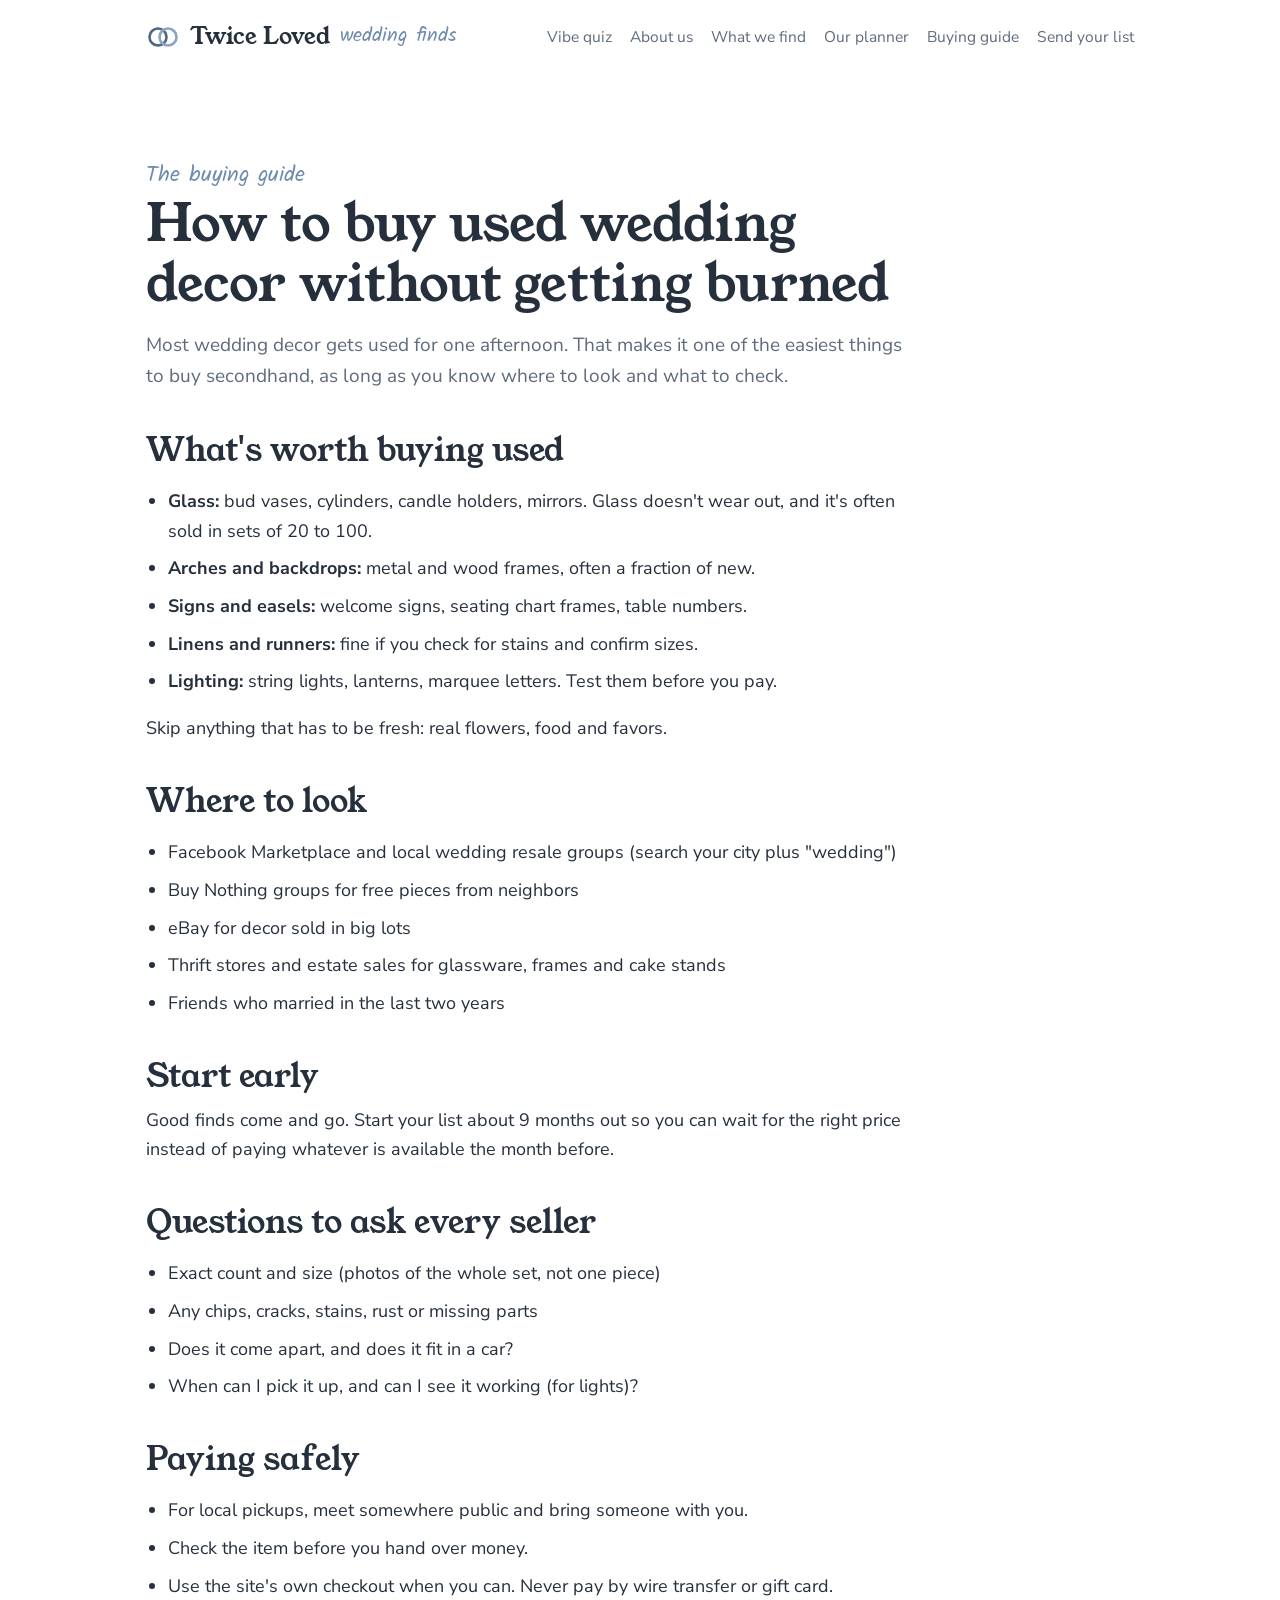
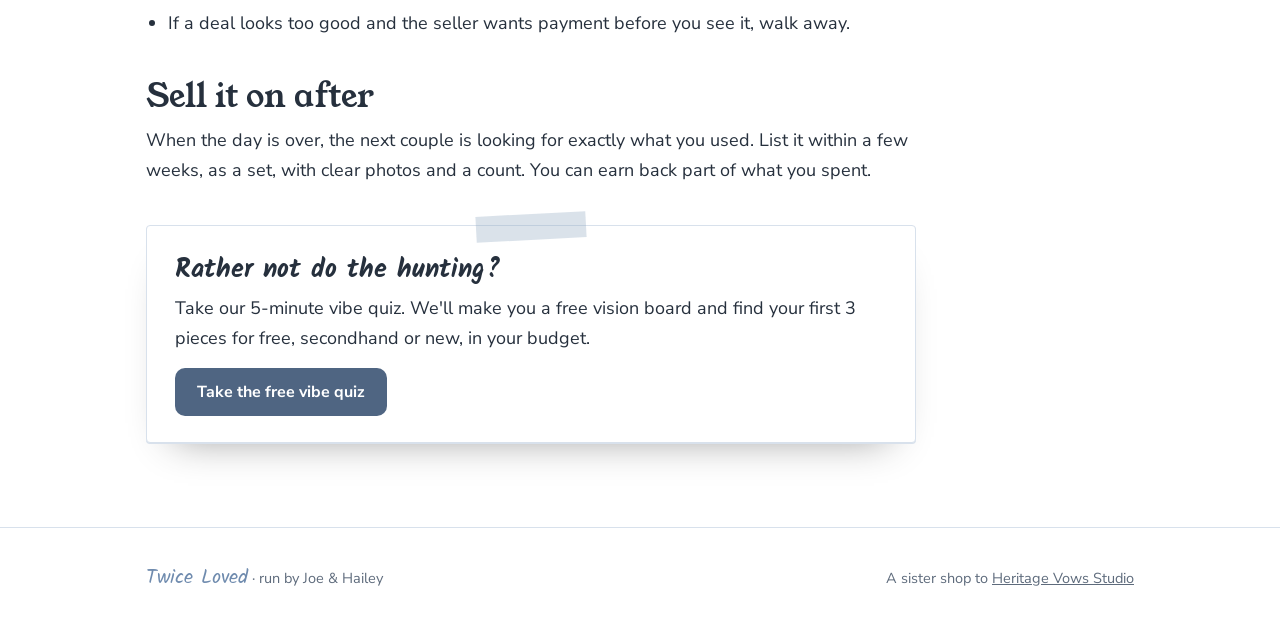
<file: guide.html>
<!doctype html><html lang="en"><head><meta charset="utf-8"><meta name="viewport" content="width=device-width,initial-scale=1,viewport-fit=cover">
<title>How to Buy Used Wedding Decor | Twice Loved</title><meta name="description" content="Where to find used wedding decor, what's worth buying secondhand, questions to ask sellers, and how to pay safely."><link rel="canonical" href="https://twicelovedweddings.com/guide.html">
<meta property="og:title" content="How to Buy Used Wedding Decor | Twice Loved"><meta property="og:description" content="Where to find used wedding decor, what's worth buying secondhand, questions to ask sellers, and how to pay safely."><meta property="og:image" content="https://twicelovedweddings.com/og.jpg">
<link rel="icon" href="favicon.svg" type="image/svg+xml"><link rel="preconnect" href="https://fonts.googleapis.com">
<link rel="preconnect" href="https://fonts.gstatic.com" crossorigin>
<link rel="stylesheet" href="https://fonts.googleapis.com/css2?family=Young+Serif&family=Nunito+Sans:opsz,wght@6..12,400;6..12,600;6..12,700&family=Kalam:wght@400;700&display=swap">
<style>
/* Layout: a personal letter from a newlywed couple. Wide hero with a handwritten wishlist card, a "meet us" note with a photo, then a loose grid of the decor we hunt for, steps, fees, and the wishlist form. */
:root {
  --paper: #FFFFFF;
  --wash: #EEF3F8;
  --ink: #26303D;
  --soft: #5E6B7C;
  --line: #D8E1EC;
  --green: #4F6582;
  --green-ink: #FFFFFF;
  --rose: #6F8BAE;
  --card: #FFFFFF;
  --tape: rgba(141,164,190,.32);
  --display: "Young Serif", Georgia, serif;
  --body: "Nunito Sans", "Segoe UI", system-ui, sans-serif;
  --hand: "Kalam", "Comic Sans MS", cursive;
}
@media (prefers-color-scheme: dark) {
  :root:not([data-theme="light"]) {
    --paper: #141922; --wash: #1B222D; --ink: #E9EEF5; --soft: #A9B5C6; --line: #2D3746;
    --green: #9FB6D3; --green-ink: #121B28; --rose: #B9CAE0; --card: #212937; --tape: rgba(159,182,211,.3);
    color-scheme: dark;
  }
}
:root[data-theme="dark"] {
  --paper: #141922; --wash: #1B222D; --ink: #E9EEF5; --soft: #A9B5C6; --line: #2D3746;
  --green: #9FB6D3; --green-ink: #121B28; --rose: #B9CAE0; --card: #212937; --tape: rgba(159,182,211,.3);
  color-scheme: dark;
}
* { box-sizing: border-box; }
body { background: var(--paper); color: var(--ink); font-family: var(--body); font-size: 17.5px; line-height: 1.65; margin: 0; }
.wrap { max-width: 1060px; margin: 0 auto; padding-inline: clamp(16px, 4vw, 36px); }
h1, h2, h3 { font-family: var(--display); font-weight: 400; line-height: 1.15; margin: 0; text-wrap: balance; }
h1 { font-size: clamp(38px, 6vw, 64px); }
h2 { font-size: clamp(28px, 4vw, 40px); }
h3 { font-size: 21px; }
p { margin: 0; }
a { color: inherit; }
.hand { font-family: var(--hand); }
:focus-visible { outline: 3px solid var(--rose); outline-offset: 3px; }

/* top */
.top { padding-block: 18px; }
.top .wrap { display: flex; justify-content: space-between; align-items: center; gap: 14px; flex-wrap: wrap; }
.logo { font-family: var(--display); font-size: 23px; text-decoration: none; display: flex; gap: 10px; align-items: center; }
.logo .hand { color: var(--rose); font-size: 20px; }
nav { display: flex; gap: 18px; flex-wrap: wrap; font-size: 15.5px; }
nav a { text-decoration: none; color: var(--soft); }
nav a:hover { color: var(--ink); }

/* hero */
.hero { padding-block: clamp(28px, 6vw, 72px) clamp(40px, 7vw, 88px); }
.hero .wrap { display: grid; grid-template-columns: 1.1fr .9fr; gap: clamp(28px, 5vw, 60px); align-items: center; }
.hero .hi { font-family: var(--hand); color: var(--rose); font-size: 24px; margin-bottom: 6px; }
.hero h1 .ul { background-image: linear-gradient(transparent 62%, var(--tape) 62%, var(--tape) 92%, transparent 92%); }
.hero .lede { margin-top: 18px; font-size: 19px; color: var(--soft); max-width: 33em; }
.ctas { display: flex; gap: 12px; flex-wrap: wrap; margin-top: 26px; align-items: center; }
.btn { display: inline-flex; align-items: center; gap: 8px; background: var(--green); color: var(--green-ink); font: 700 16px var(--body); padding: 13px 22px; border-radius: 10px; text-decoration: none; border: 0; cursor: pointer; }
.btn:hover { filter: brightness(1.07); }
.btn.quiet { background: transparent; color: var(--ink); border: 1.5px solid var(--line); }

/* wishlist card */
.note { position: relative; background: var(--card); border: 1px solid var(--line); border-radius: 4px; padding: 30px 28px 26px; transform: rotate(1.6deg); box-shadow: 0 1px 0 var(--line), 0 22px 40px -28px rgba(0,0,0,.45); max-width: 400px; justify-self: center; width: 100%; }
.note::before { content: ""; position: absolute; top: -12px; left: 50%; width: 110px; height: 26px; margin-left: -55px; background: var(--tape); transform: rotate(-3deg); }
.note h3 { font-family: var(--hand); font-weight: 700; font-size: 26px; color: var(--ink); }
.note ul, ul.note { list-style: none; padding: 0; margin: 14px 0 0; display: grid; gap: 8px; font-family: var(--hand); font-size: 20px; }
.note li, ul.note li { display: flex; gap: 10px; align-items: baseline; border-bottom: 1px dashed var(--line); padding-bottom: 6px; }
.note li .tick { color: var(--green); font-weight: 700; }
.note li .open { color: var(--soft); }
.note li .price { margin-left: auto; color: var(--rose); white-space: nowrap; }
.note small { display: block; margin-top: 12px; color: var(--soft); font-size: 13px; font-family: var(--body); }

/* sections */
section { padding-block: clamp(48px, 7vw, 84px); }
.head { display: grid; gap: 10px; max-width: 40em; margin-bottom: 32px; }
.head .hand { color: var(--rose); font-size: 22px; }
.head p { color: var(--soft); }

/* meet us */
.us { background: var(--wash); }
.us .wrap { display: grid; grid-template-columns: .8fr 1.2fr; gap: clamp(28px, 5vw, 56px); align-items: center; }
.polaroid { background: #FFFFFF; padding: 14px 14px 52px; box-shadow: 0 18px 36px -24px rgba(0,0,0,.5); transform: rotate(-2.5deg); max-width: 340px; width: 100%; justify-self: center; position: relative; }
.polaroid .pic { aspect-ratio: 4 / 5; max-width: 100%; background: #E6ECF3; display: grid; place-items: center; overflow: hidden; }
.polaroid .pic img { width: 100%; height: 100%; object-fit: cover; display: block; }
.polaroid .cap { position: absolute; left: 0; right: 0; bottom: 14px; text-align: center; font-family: var(--hand); font-size: 22px; color: #2B2B2B; }
.letter { display: grid; gap: 14px; max-width: 36em; }
.letter p { font-size: 18px; }
.sig { font-family: var(--hand); font-size: 30px; color: var(--rose); line-height: 1.2; }

/* finds */
.finds { display: grid; grid-template-columns: repeat(3, minmax(0, 1fr)); gap: 0; border-top: 1px solid var(--line); }
.find { padding: 22px 20px 22px 0; border-bottom: 1px solid var(--line); display: grid; gap: 4px; align-content: start; }
.find h3 { font-size: 19px; }
.find p { color: var(--soft); font-size: 15.5px; }
.also { margin-top: 22px; color: var(--soft); font-size: 16px; }
.also b { color: var(--ink); }

/* steps */
.steps { display: grid; grid-template-columns: repeat(3, minmax(0, 1fr)); gap: 28px; }
.step { display: grid; gap: 8px; align-content: start; }
.step .n { font-family: var(--hand); font-size: 40px; color: var(--rose); line-height: 1; }
.step p { color: var(--soft); font-size: 16px; }

/* fees */
.fees .box { border: 1.5px solid var(--line); border-radius: 14px; display: grid; grid-template-columns: 1fr 1fr 1.1fr; overflow: hidden; }
.fee { padding: 26px; display: grid; gap: 6px; align-content: start; border-right: 1.5px solid var(--line); }
.fee .amt { font-family: var(--display); font-size: 44px; line-height: 1; }
.fee p { color: var(--soft); font-size: 15.5px; }
.promise { padding: 26px; background: var(--wash); display: grid; gap: 6px; align-content: center; }
.promise .hand { font-size: 28px; color: var(--green); line-height: 1.1; }
.promise p { color: var(--soft); font-size: 15.5px; }

/* form */
.ask .wrap { display: grid; grid-template-columns: .8fr 1.2fr; gap: clamp(28px, 5vw, 56px); align-items: start; }
form { background: var(--card); border: 1px solid var(--line); border-radius: 14px; padding: clamp(18px, 3vw, 30px); display: grid; gap: 16px; min-width: 0; }
.row { display: grid; grid-template-columns: repeat(2, minmax(0, 1fr)); gap: 14px; }
.f { display: grid; gap: 6px; min-width: 0; }
label { font-weight: 700; font-size: 15px; }
.hint { font-weight: 400; color: var(--soft); font-size: 13.5px; }
input, textarea { width: 100%; font: 16px var(--body); color: var(--ink); background: var(--paper); border: 1.5px solid var(--line); border-radius: 9px; padding: 11px 13px; }
textarea { min-height: 130px; resize: vertical; }
input:focus, textarea:focus { border-color: var(--green); outline: none; }
.pick { display: flex; flex-wrap: wrap; gap: 10px; }
.pick label { font-weight: 600; display: flex; gap: 8px; align-items: center; border: 1.5px solid var(--line); border-radius: 9px; padding: 8px 14px; cursor: pointer; }
.pick input { width: auto; accent-color: var(--green); }
.small { font-size: 14px; color: var(--soft); }
.thanks { border: 2px dashed var(--green); border-radius: 14px; padding: 22px; display: grid; gap: 10px; }
.thanks .hand { font-size: 28px; color: var(--green); }
.hp { position: absolute; left: -9999px; }

/* faq */
.faq { display: grid; gap: 10px; max-width: 46em; }
details { border-bottom: 1px solid var(--line); padding: 12px 0; }
summary { cursor: pointer; font-weight: 700; }
details p { margin-top: 8px; color: var(--soft); }

footer { padding-block: 34px; border-top: 1px solid var(--line); color: var(--soft); font-size: 14.5px; }
footer .wrap { display: flex; justify-content: space-between; gap: 14px; flex-wrap: wrap; align-items: baseline; }
footer .hand { color: var(--rose); font-size: 20px; }

@media (max-width: 840px) {
  .hero .wrap, .us .wrap, .ask .wrap, #planner .wrap { grid-template-columns: 1fr !important; }
  .finds { grid-template-columns: repeat(2, minmax(0, 1fr)); }
  .steps { grid-template-columns: 1fr; gap: 20px; }
  .fees .box { grid-template-columns: 1fr; }
  .fee { border-right: 0; border-bottom: 1.5px solid var(--line); }
}
@media (max-width: 520px) {
  .finds { grid-template-columns: 1fr; }
  .row { grid-template-columns: 1fr; }
}
</style>
<style>.article { max-width: 44em; } .article h2 { margin-top: 40px; margin-bottom: 10px; font-size: clamp(24px,3.4vw,32px); } .article p, .article li { font-size: 18px; } .article ul { padding-left: 22px; display: grid; gap: 8px; } .article p + p { margin-top: 12px; }</style>
</head><body>
<header class="top"><div class="wrap"><a class="logo" href="/"><svg width="34" height="22" viewBox="0 0 34 22" aria-hidden="true" style="flex:none"><circle cx="12" cy="11" r="8.5" fill="none" stroke="#4F6582" stroke-width="2.6"/><circle cx="22" cy="11" r="8.5" fill="none" stroke="#8DA4BE" stroke-width="2.6"/></svg>Twice Loved <span class="hand">wedding finds</span></a><nav aria-label="Sections"><a href="/quiz.html">Vibe quiz</a><a href="/#us">About us</a><a href="/#finds">What we find</a><a href="/#planner">Our planner</a><a href="/guide.html">Buying guide</a><a href="/#ask">Send your list</a></nav></div></header>
<main><section><div class="wrap"><article class="article">
<p class="hand" style="color:var(--rose);font-size:22px">The buying guide</p>
<h1 style="font-size:clamp(34px,5vw,52px)">How to buy used wedding decor without getting burned</h1>
<p style="margin-top:16px;color:var(--soft);font-size:19px">Most wedding decor gets used for one afternoon. That makes it one of the easiest things to buy secondhand, as long as you know where to look and what to check.</p>
<h2>What's worth buying used</h2>
<ul><li><b>Glass:</b> bud vases, cylinders, candle holders, mirrors. Glass doesn't wear out, and it's often sold in sets of 20 to 100.</li>
<li><b>Arches and backdrops:</b> metal and wood frames, often a fraction of new.</li>
<li><b>Signs and easels:</b> welcome signs, seating chart frames, table numbers.</li>
<li><b>Linens and runners:</b> fine if you check for stains and confirm sizes.</li>
<li><b>Lighting:</b> string lights, lanterns, marquee letters. Test them before you pay.</li></ul>
<p>Skip anything that has to be fresh: real flowers, food and favors.</p>
<h2>Where to look</h2>
<ul><li>Facebook Marketplace and local wedding resale groups (search your city plus "wedding")</li>
<li>Buy Nothing groups for free pieces from neighbors</li>
<li>eBay for decor sold in big lots</li>
<li>Thrift stores and estate sales for glassware, frames and cake stands</li>
<li>Friends who married in the last two years</li></ul>
<h2>Start early</h2>
<p>Good finds come and go. Start your list about 9 months out so you can wait for the right price instead of paying whatever is available the month before.</p>
<h2>Questions to ask every seller</h2>
<ul><li>Exact count and size (photos of the whole set, not one piece)</li>
<li>Any chips, cracks, stains, rust or missing parts</li>
<li>Does it come apart, and does it fit in a car?</li>
<li>When can I pick it up, and can I see it working (for lights)?</li></ul>
<h2>Paying safely</h2>
<ul><li>For local pickups, meet somewhere public and bring someone with you.</li>
<li>Check the item before you hand over money.</li>
<li>Use the site's own checkout when you can. Never pay by wire transfer or gift card.</li>
<li>If a deal looks too good and the seller wants payment before you see it, walk away.</li></ul>
<h2>Sell it on after</h2>
<p>When the day is over, the next couple is looking for exactly what you used. List it within a few weeks, as a set, with clear photos and a count. You can earn back part of what you spent.</p>
<div class="note" style="max-width:none;transform:none;margin-top:40px"><h3>Rather not do the hunting?</h3><p style="margin-top:8px">Take our 5-minute vibe quiz. We'll make you a free vision board and find your first 3 pieces for free, secondhand or new, in your budget.</p><p style="margin-top:14px"><a class="btn" href="/quiz.html">Take the free vibe quiz</a></p></div>
</article></div></section></main>
<footer><div class="wrap"><span><span class="hand">Twice Loved</span> · run by Joe &amp; Hailey</span><span>A sister shop to <a href="https://www.etsy.com/shop/HeritageVowsStudio" target="_blank" rel="noopener">Heritage Vows Studio</a></span></div></footer>
</body></html>
</file>
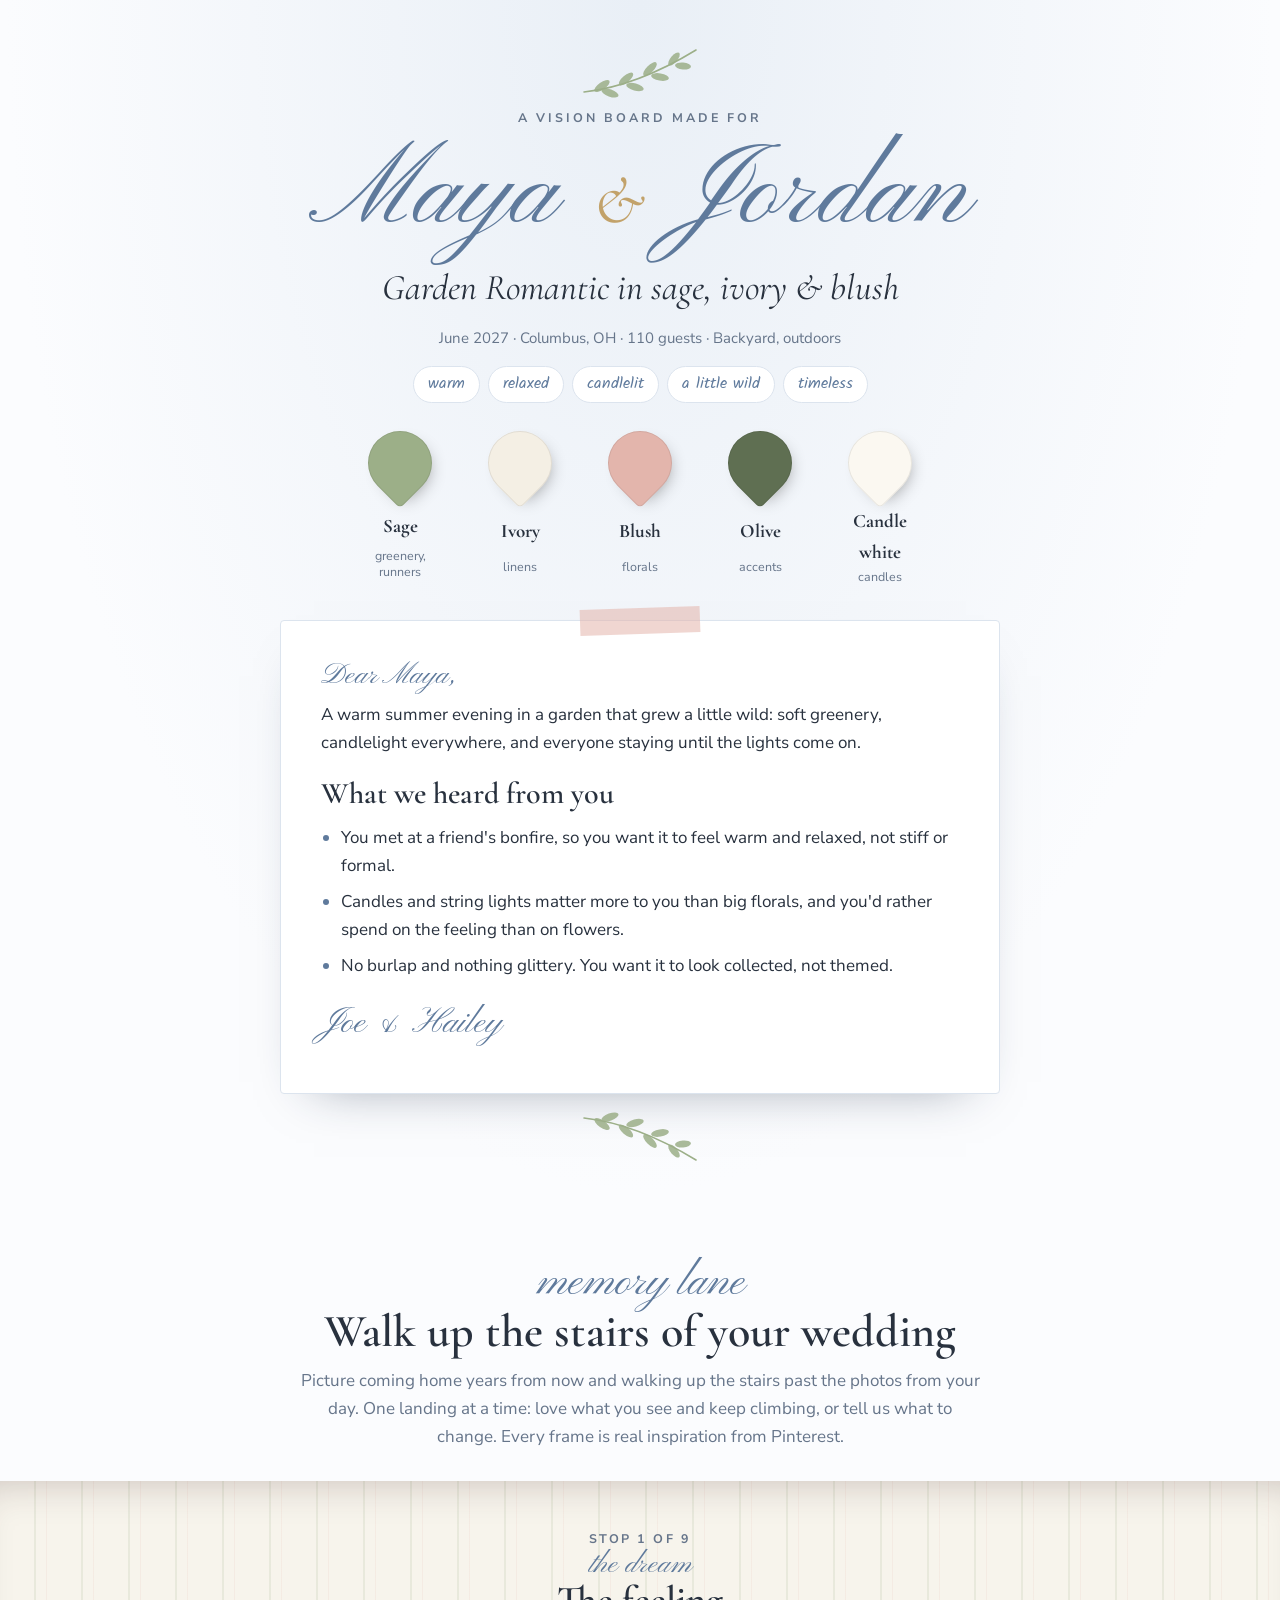
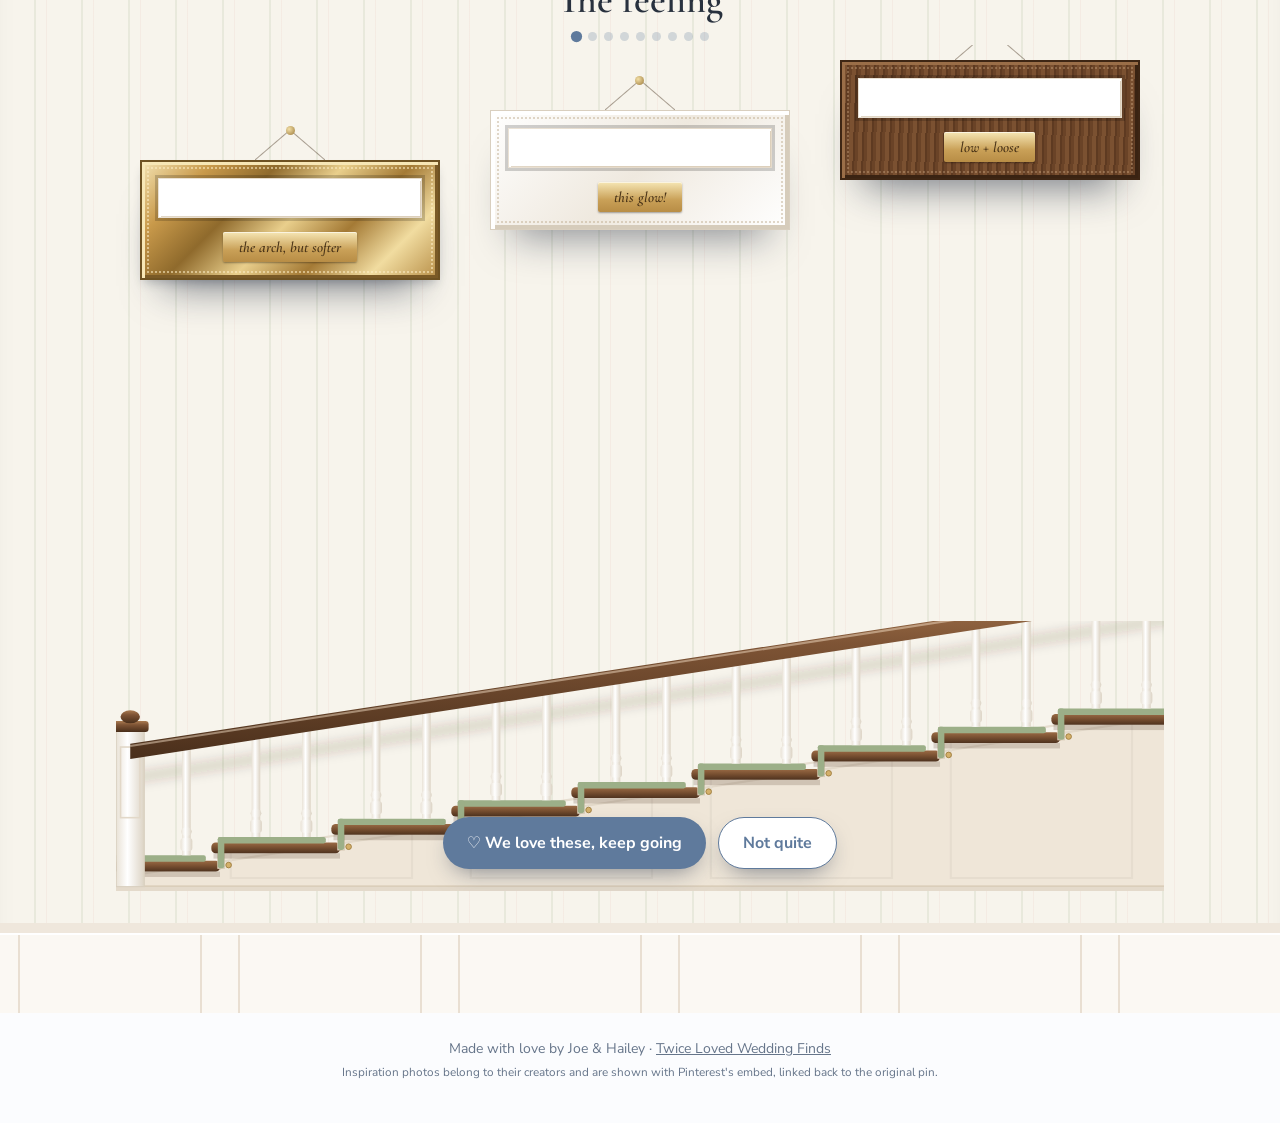
<file: maya-jordan-sample.html>
<!doctype html><html lang="en" data-theme="light" style="color-scheme:light"><head><meta charset="utf-8"><meta name="viewport" content="width=device-width,initial-scale=1,viewport-fit=cover">
<meta name="robots" content="noindex,nofollow"><title>Maya &amp; Jordan · Vision Board · Twice Loved</title>
<meta name="description" content="A vision board made for Maya &amp; Jordan by Joe &amp; Hailey at Twice Loved.">
<link rel="icon" href="/favicon.svg" type="image/svg+xml"><link rel="preconnect" href="https://fonts.googleapis.com"><link rel="preconnect" href="https://fonts.gstatic.com" crossorigin>
<link rel="stylesheet" href="https://fonts.googleapis.com/css2?family=Pinyon+Script&family=Cormorant+Garamond:ital,wght@0,500;0,600;1,500&family=Nunito+Sans:opsz,wght@6..12,400;6..12,600;6..12,700&family=Kalam&display=swap">
<style>
:root { --paper:#FBFCFE; --blush:#E9EFF6; --blush2:#D6E1EE; --rose:#5F7A9C; --rose-ink:#FFFFFF; --ink:#28313E; --soft:#66758A; --gold:#C2A26A; --line:#DCE4EE; --card:#FFFFFF;
  --c1:#9CAF88; --c2:#F4EFE4; --c3:#E3B5AC; --c4:#5F6F52;
  --script:"Pinyon Script", cursive; --serif:"Cormorant Garamond", Georgia, serif; --body:"Nunito Sans", system-ui, sans-serif; --hand:"Kalam", cursive; }
@media (prefers-color-scheme: dark) { :root:not([data-theme="light"]) { --paper:#1E1718; --blush:#2A1F21; --blush2:#3A2A2D; --rose:#AFC2DA; --rose-ink:#2A1416; --ink:#F6E9E7; --soft:#C9AFB0; --line:#3E2E31; --card:#261C1E; color-scheme:dark; } }
:root[data-theme="dark"] { --paper:#1E1718; --blush:#2A1F21; --blush2:#3A2A2D; --rose:#AFC2DA; --rose-ink:#2A1416; --ink:#F6E9E7; --soft:#C9AFB0; --line:#3E2E31; --card:#261C1E; color-scheme:dark; }
* { box-sizing:border-box } body { margin:0; background:var(--paper); color:var(--ink); font:17px/1.65 var(--body); }
.wrap { max-width:1080px; margin:0 auto; padding-inline:16px }
h1,h2,h3,h4 { font-family:var(--serif); font-weight:600; margin:0; line-height:1.1 } p { margin:0 } a { color:inherit }
.script { font-family:var(--script); color:var(--rose); font-size:clamp(34px,5vw,46px); line-height:1 }
.script-sm { font-family:var(--script); color:var(--rose); font-size:30px; line-height:1 }
h2 { font-size:clamp(32px,4.4vw,46px) }
.lead { color:var(--soft); max-width:40em; margin-top:10px }
.sprig { width:120px; color:var(--c1); display:block }
/* hero */
.hero { background:radial-gradient(ellipse at top, var(--blush) 0%, var(--paper) 70%); padding:42px 0 30px; text-align:center; position:relative; overflow:hidden }
.hero .sprig { margin:0 auto 6px } .hero .sprig.r { transform:scaleX(-1) rotate(180deg); margin-top:14px }
.for { letter-spacing:.24em; text-transform:uppercase; font-size:12.5px; color:var(--soft); font-weight:700 }
.hero h1 { font-family:var(--script); font-weight:400; font-size:clamp(58px,10vw,112px); color:var(--rose); line-height:1.05; margin-top:8px }
.amp { font-family:var(--serif); font-style:italic; font-size:.6em; color:var(--gold); padding:0 .12em }
.style { font-family:var(--serif); font-size:clamp(25px,3.6vw,36px); font-style:italic; margin-top:4px }
.facts { color:var(--soft); margin-top:8px; font-size:15px }
.tags { display:flex; gap:8px; justify-content:center; flex-wrap:wrap; margin-top:16px }
.tag { background:var(--card); border:1px solid var(--line); border-radius:99px; padding:4px 14px; font-family:var(--hand); font-size:16px; color:var(--rose) }
/* palette */
.palette { list-style:none; padding:0; margin:28px auto 0; display:flex; gap:clamp(12px,3vw,28px); justify-content:center; flex-wrap:wrap }
.palette li { display:grid; justify-items:center; gap:2px; width:92px }
.drop { width:64px; height:64px; border-radius:50% 50% 50% 8%; transform:rotate(-45deg); box-shadow:inset 0 0 0 1px rgba(0,0,0,.08), 0 8px 18px -10px rgba(0,0,0,.45); margin-bottom:8px }
.palette b { font-family:var(--serif); font-size:19px } .palette small { color:var(--soft); font-size:12.5px; text-align:center; line-height:1.3 }
/* letter */
.letter { max-width:720px; margin:34px auto 0; background:var(--card); border:1px solid var(--line); border-radius:4px; padding:clamp(22px,4vw,40px); position:relative; box-shadow:0 22px 50px -34px rgba(30,45,70,.5); text-align:left }
.letter::before { content:""; position:absolute; top:-13px; left:50%; width:120px; height:26px; margin-left:-60px; background:color-mix(in srgb, var(--c3) 55%, transparent); transform:rotate(-2deg) }
.letter h2 { font-size:30px } .letter ul { margin:14px 0 0; padding-left:20px; display:grid; gap:8px } .letter li::marker { color:var(--rose) }
.sig { font-family:var(--script); font-size:36px; color:var(--rose); margin-top:14px }
/* one stairwell, stop by stop */
.stopbar { text-align:center; padding:8px 0 4px } .stopn { letter-spacing:.2em; text-transform:uppercase; font-size:12.5px; font-weight:700; color:var(--soft) }
.stopbar h3 { font-size:clamp(28px,4vw,38px) } .dots { display:flex; gap:7px; justify-content:center; margin-top:10px }
.dots i { width:9px; height:9px; border-radius:50%; background:color-mix(in srgb, var(--rose) 25%, transparent); transition:background .3s, transform .3s } .dots i.on { background:var(--rose); transform:scale(1.25) } .dots i.done { background:var(--c1) }
.stairwell { position:relative; padding-top:115px; padding-bottom:clamp(170px, 26vw, 285px); overflow:hidden }
.stairwell.walk .stairs { animation:walk .9s ease }
@keyframes walk { 0% { transform:translate(0,0) } 50% { transform:translate(-2.5%, 2.5%) } 100% { transform:translate(0,0) } }
.stages { position:relative; z-index:2 }
.js .stages { display:grid } .js .stage { grid-area:1/1; opacity:0; visibility:hidden; transform:translate(26%, -14%) scale(.94); transition:opacity .7s ease, transform .9s ease, visibility 0s .9s }
.js .stage.on { opacity:1; visibility:visible; transform:none; transition:opacity .7s ease .15s, transform .9s ease, visibility 0s }
.js .stage.past { transform:translate(-30%, 16%) scale(.9) }
.stage .frames { display:grid; grid-template-columns:repeat(var(--n), minmax(0,1fr)); gap:clamp(20px,3.4vw,46px); align-items:end; padding-inline:2% }
.stage .cell { transform:translateY(calc(var(--i) * -50px)); display:flex; justify-content:center }
.choose { display:flex; gap:12px; justify-content:center; flex-wrap:wrap; position:absolute; left:0; right:0; bottom:22px; z-index:3 }
.choose .btn { box-shadow:0 10px 24px -10px rgba(30,45,70,.6) }
.choose[hidden] { display:none }
.choose .btn, .tweakbox .btn { border:0; cursor:pointer; font:700 16px var(--body) } .choose .btn.ghost { background:var(--card); border:1.5px solid var(--rose) }
.tweakbox { max-width:560px; margin:10px auto 0; display:grid; gap:10px; background:var(--card); border:1px solid var(--line); border-radius:14px; padding:18px }
.tweakbox[hidden], .top[hidden] { display:none }
.tweakbox textarea { font:16px var(--body); border:1.5px solid var(--line); border-radius:10px; padding:10px; width:100%; color:var(--ink); background:var(--paper) }
.backlink { text-align:center; padding:6px 0 26px } .backlink button { background:none; border:0; color:var(--soft); font:600 14.5px var(--body); cursor:pointer; text-decoration:underline }
.backlink button[hidden] { display:none }
.top { text-align:center; max-width:640px; margin:0 auto; padding:10px 0 40px } .top ul { text-align:left; list-style:none; padding:0; margin:18px 0; display:grid; gap:8px }
.top li { background:var(--card); border:1px solid var(--line); border-radius:10px; padding:10px 14px } .top li b { color:var(--rose) }
.js .after { display:none } .js .after.open { display:block }
@media (max-width:760px) {
  .stairwell { padding-top:20px; padding-bottom:150px } .stage .cell { transform:none }
  .stage .frames { grid-template-columns:repeat(2, minmax(0,1fr)) } .stage .cell:has(.print) { grid-column:1 / -1 }
  .house .stairs { display:block }
}
@media (max-width:440px) { .stage .frames { grid-template-columns:1fr } }

/* the stairway */
.house { padding-top:56px } .intro-wall { text-align:center; padding-bottom:30px }
.wall { position:relative; padding:40px 0 0; background-color:color-mix(in srgb, var(--c2) 70%, #fff);
  background-image:repeating-linear-gradient(90deg, transparent 0 34px, color-mix(in srgb, var(--c1) 16%, transparent) 34px 36px, transparent 36px 46px, color-mix(in srgb, var(--c3) 14%, transparent) 46px 47px);
  box-shadow:inset 0 30px 40px -30px rgba(60,30,30,.25) }
@media (prefers-color-scheme: dark) { :root:not([data-theme="light"]) .wall { background-color:color-mix(in srgb, var(--c4) 45%, #1E1718) } }
:root[data-theme="dark"] .wall { background-color:color-mix(in srgb, var(--c4) 45%, #1E1718) }
.wainscot { height:90px; background:#FBF8F3; border-top:10px solid #EFE7DC; box-shadow:inset 0 2px 0 #fff;
  background-image:linear-gradient(90deg, transparent 18px, #E9DFD2 18px 20px, transparent 20px calc(100% - 20px), #E9DFD2 calc(100% - 20px) calc(100% - 18px), transparent 0);
  background-size:220px 100% }
.flight { position:relative; padding-top:calc((var(--n) - 1) * 60px + 30px); padding-bottom:clamp(170px, 26vw, 285px); margin-bottom:0 }
.frames { position:relative; z-index:2; display:grid; grid-template-columns:repeat(var(--n), minmax(0, 1fr)); gap:clamp(20px,3.4vw,46px); align-items:end; padding-inline:2% }
.cell { transform:translateY(calc(var(--i) * -60px)); display:flex; justify-content:center }
.stairs { position:absolute; left:-16px; right:-16px; bottom:0; width:calc(100% + 32px); height:auto; z-index:1; display:block }
.flight.rev .stairs { transform:scaleX(-1) }
.stairs .run { fill:var(--c1) }
.landing { text-align:center; padding:26px 0 34px }
/* frames: moulding, bevel, linen mat, glass */
.frame { margin:0; position:relative; padding:18px; max-width:300px; width:100%;
  box-shadow:0 30px 40px -24px rgba(25,35,55,.6), 0 6px 10px -4px rgba(25,35,55,.25) }
.frame::before { content:""; position:absolute; inset:7px; border:2px dotted rgba(255,240,200,.55); pointer-events:none }
.frame .mat { position:relative; background:#FFFFFF; padding:22px 22px 18px;
  box-shadow:inset 0 0 0 1px #E5DACA, inset 3px 3px 0 #FFFFFF, inset -2px -2px 0 #DCCFBB, 0 0 0 3px rgba(0,0,0,.18) }
.frame .mat::after { content:""; position:absolute; inset:0; pointer-events:none; background:linear-gradient(118deg, rgba(255,255,255,.22) 0%, rgba(255,255,255,.06) 32%, transparent 33%) }
.frame.gold, .frame.print { background:
  linear-gradient(135deg,#F6E7B8 0%,#C99A4B 18%,#8F6A2C 34%,#E9CF8C 50%,#A47A35 66%,#F1DCA0 82%,#B48A43 100%);
  box-shadow:inset 0 0 0 2px #6E5222, inset 2px 2px 0 3px #F7E7B6, inset -2px -2px 0 3px #7A5A26, 0 30px 40px -24px rgba(25,35,55,.6), 0 6px 10px -4px rgba(25,35,55,.25) }
.frame.wood { background:repeating-linear-gradient(92deg,#6A4327 0 3px,#7B5131 3px 7px,#5E3A21 7px 9px), #6A4327;
  box-shadow:inset 0 0 0 2px #3E2614, inset 2px 2px 0 3px #9A6E48, inset -2px -2px 0 3px #3A2312, 0 30px 40px -24px rgba(25,35,55,.6) }
.frame.wood::before { border-color:rgba(255,220,180,.25) }
.frame.white { background:linear-gradient(135deg,#FFFFFF,#EFE9DF 50%,#FFFFFF);
  box-shadow:inset 0 0 0 1px #D9CFBF, inset 3px 3px 0 2px #FFFFFF, inset -3px -3px 0 2px #D6CCBB, 0 30px 40px -24px rgba(25,35,55,.5) }
.frame.white::before { border-color:rgba(190,170,140,.45) }
.frame.black { background:linear-gradient(135deg,#3A3434,#161313 60%,#2C2626); padding:16px;
  box-shadow:inset 0 0 0 1px #000, inset 2px 2px 0 2px #4A4242, 0 30px 40px -24px rgba(20,10,10,.65) }
.frame.black::before { display:none }
.frame.print { max-width:360px }
.frame.print .mat { padding:26px 24px 20px; text-align:left; color:#28313E } .frame.print h3 { font-size:31px; margin-top:2px }
.frame.print p { margin-top:8px; font-size:15.5px; color:#66758A } .frame.print .pieces { font-size:15px; color:#28313E }
.wire { position:absolute; left:50%; top:-30px; width:70px; height:30px; margin-left:-35px; z-index:-1;
  background:linear-gradient(to bottom right, transparent calc(50% - 1px), rgba(70,50,30,.45) 50%, transparent calc(50% + 1px)) left/50% 100% no-repeat,
             linear-gradient(to bottom left, transparent calc(50% - 1px), rgba(70,50,30,.45) 50%, transparent calc(50% + 1px)) right/50% 100% no-repeat }
.wire::before { content:""; position:absolute; left:50%; top:-4px; width:9px; height:9px; margin-left:-4.5px; border-radius:50%; background:radial-gradient(circle at 35% 35%, #F3DFA6, #9C7A3A) }
.plate { display:block; margin:14px auto 0; width:max-content; max-width:100%; background:linear-gradient(180deg,#F6E6B4,#C9A057 60%,#B88D45); color:#4A3418; font-family:var(--serif); font-style:italic; font-weight:600; font-size:15px; padding:3px 16px; border-radius:2px; box-shadow:0 1px 2px rgba(0,0,0,.35), inset 0 1px 0 rgba(255,255,255,.6) }
.frame .mat > span[class^="PIN_"] { display:block !important; max-width:100% !important; margin:0 auto !important }
@media (max-width:760px) {
  .flight { padding-top:10px; padding-bottom:40px } .cell { transform:none } .stairs { display:none }
  .frames { grid-template-columns:repeat(2, minmax(0,1fr)) } .frames .cell:has(.print) { grid-column:1 / -1 }
  .flight::after { content:""; display:block; height:10px; margin-top:24px; background:#8C6A4E; border-top:4px solid var(--c1); border-radius:2px }
}
@media (max-width:440px) { .frames { grid-template-columns:1fr } }
/* polaroids */
.polaroid { background:#fff; padding:12px 12px 14px; margin:0; box-shadow:0 18px 34px -20px rgba(30,45,70,.45); transform:rotate(var(--t)); position:relative; break-inside:avoid; display:inline-block; width:100%; margin-bottom:26px; transition:transform .25s }
.polaroid:hover { transform:rotate(0) scale(1.02) }
.polaroid .tape { position:absolute; top:-11px; left:50%; width:86px; height:22px; margin-left:-43px; background:color-mix(in srgb, var(--c3) 50%, rgba(255,255,255,.4)); transform:rotate(calc(var(--t) * -1.5)); z-index:2 }
.polaroid figcaption { font-family:var(--hand); color:#3F4A5A; text-align:center; font-size:17px; margin-top:8px; line-height:1.3 }
.polaroid > span[class^="PIN_"], .polaroid iframe { max-width:100% !important }
.ph { aspect-ratio:4/5; display:grid; place-items:center; color:#8B7072; font-family:var(--hand); text-align:center; padding:12px; font-size:15px }
.dream { padding:56px 0 20px; text-align:center }
.masonry { columns:3 260px; column-gap:28px; margin-top:34px; text-align:left }
/* zones */
.zones { padding:40px 0 }
.zone { display:grid; grid-template-columns:.9fr 1.1fr; gap:clamp(22px,4vw,48px); align-items:start; padding:34px 0; border-top:1px dashed var(--line) }
.zone:nth-child(even) .zt { order:2 }
.zone.solo { grid-template-columns:1fr; max-width:720px } .zone.solo .zp { display:none }
.zone h3 { font-size:34px; margin-top:4px } .zone p { margin-top:10px; color:var(--soft) }
.src { display:inline-block; margin-top:10px; background:var(--blush); color:var(--rose); border-radius:99px; padding:3px 12px; font-size:13px; font-weight:700 }
.pieces { margin:12px 0 0; padding:0; list-style:none; display:grid; gap:6px }
.pieces li { padding-left:22px; position:relative } .pieces li::before { content:"♡"; position:absolute; left:0; color:var(--rose) }
.zp { display:grid; grid-template-columns:repeat(2,minmax(0,1fr)); gap:22px; align-items:start }
/* finds */
.finds { background:var(--blush); padding:56px 0 } .find { margin-top:30px } .find h3 { font-size:28px }
.opts { display:grid; grid-template-columns:repeat(auto-fit,minmax(240px,1fr)); gap:16px; margin-top:12px }
.opt { background:var(--card); border:1px solid var(--line); border-radius:14px; padding:16px; display:grid; gap:6px; align-content:start; position:relative }
.opt.pick { border:2px solid var(--rose) } .pk { font-family:var(--hand); color:var(--rose) }
.oh { display:flex; justify-content:space-between; align-items:baseline } .where { font-size:12.5px; font-weight:700; letter-spacing:.06em; text-transform:uppercase; color:var(--soft) }
.price { font-family:var(--serif); font-size:28px } .opt h4 { font-size:21px } .meta { font-size:13.5px; color:var(--soft) } .opt p { font-size:15px }
.go { justify-self:start; margin-top:6px; font-weight:700; color:var(--rose) }
/* call */
.call { padding:60px 0; text-align:center }
.cols { display:grid; grid-template-columns:1fr 1fr; gap:22px; margin-top:28px; text-align:left }
.box { background:var(--card); border:1px solid var(--line); border-radius:16px; padding:24px } .box h3 { font-size:26px }
.box ol, .box ul { margin:12px 0 0; padding-left:22px; display:grid; gap:8px }
.btns { display:flex; gap:12px; justify-content:center; flex-wrap:wrap; margin-top:26px }
.btn { background:var(--rose); color:var(--rose-ink); text-decoration:none; font-weight:700; padding:14px 24px; border-radius:99px; display:inline-block }
.btn.ghost { background:transparent; color:var(--rose); border:1.5px solid var(--rose) }
.offer { max-width:720px; margin:34px auto 0; background:linear-gradient(135deg, var(--blush), var(--card)); border:1.5px solid var(--blush2); border-radius:18px; padding:28px }
.offer .amt { font-family:var(--serif); font-size:52px; color:var(--rose); line-height:1 }
footer { text-align:center; color:var(--soft); font-size:14px; padding:24px 0 40px }
@media (max-width:760px) { .zone, .cols { grid-template-columns:1fr } .zone:nth-child(even) .zt { order:0 } }
@media (max-width:420px) { .zp { grid-template-columns:1fr } }
@media print { .btns, .btn { display:none } .polaroid { transform:none } .hero { background:none } }
</style></head><body>
<header class="hero"><div class="wrap">
<svg class="sprig" viewBox="0 0 120 60" aria-hidden="true"><path d="M4 50 C40 46 80 30 116 8" fill="none" stroke="currentColor" stroke-width="1.6" stroke-linecap="round"/>
<g fill="currentColor" opacity=".85"><ellipse cx="22" cy="44" rx="9" ry="3.6" transform="rotate(-35 22 44)"/><ellipse cx="30" cy="51" rx="9" ry="3.6" transform="rotate(20 30 51)"/>
<ellipse cx="46" cy="37" rx="9" ry="3.6" transform="rotate(-40 46 37)"/><ellipse cx="55" cy="45" rx="9" ry="3.6" transform="rotate(15 55 45)"/>
<ellipse cx="70" cy="27" rx="9" ry="3.6" transform="rotate(-45 70 27)"/><ellipse cx="80" cy="35" rx="9" ry="3.6" transform="rotate(10 80 35)"/>
<ellipse cx="94" cy="17" rx="8" ry="3.4" transform="rotate(-50 94 17)"/><ellipse cx="103" cy="24" rx="8" ry="3.4" transform="rotate(5 103 24)"/></g></svg>
<p class="for">A vision board made for</p>
<h1>Maya <span class="amp">&amp;</span> Jordan</h1>
<p class="style">Garden Romantic in sage, ivory &amp; blush</p>
<p class="facts">June 2027 · Columbus, OH · 110 guests · Backyard, outdoors</p>
<div class="tags"><span class="tag">warm</span><span class="tag">relaxed</span><span class="tag">candlelit</span><span class="tag">a little wild</span><span class="tag">timeless</span></div>
<ul class="palette"><li><span class="drop" style="background:#9CAF88"></span><b>Sage</b><small>greenery, runners</small></li><li><span class="drop" style="background:#F4EFE4"></span><b>Ivory</b><small>linens</small></li><li><span class="drop" style="background:#E3B5AC"></span><b>Blush</b><small>florals</small></li><li><span class="drop" style="background:#5F6F52"></span><b>Olive</b><small>accents</small></li><li><span class="drop" style="background:#FBF8F1"></span><b>Candle white</b><small>candles</small></li></ul>
<div class="letter"><p class="script-sm">Dear Maya,</p>
<p style="margin-top:10px">A warm summer evening in a garden that grew a little wild: soft greenery, candlelight everywhere, and everyone staying until the lights come on.</p>
<h2 style="margin-top:20px">What we heard from you</h2><ul><li>You met at a friend&#x27;s bonfire, so you want it to feel warm and relaxed, not stiff or formal.</li><li>Candles and string lights matter more to you than big florals, and you&#x27;d rather spend on the feeling than on flowers.</li><li>No burlap and nothing glittery. You want it to look collected, not themed.</li></ul>
<p class="sig">Joe &amp; Hailey</p></div>
<svg class="sprig r" viewBox="0 0 120 60" aria-hidden="true"><path d="M4 50 C40 46 80 30 116 8" fill="none" stroke="currentColor" stroke-width="1.6" stroke-linecap="round"/>
<g fill="currentColor" opacity=".85"><ellipse cx="22" cy="44" rx="9" ry="3.6" transform="rotate(-35 22 44)"/><ellipse cx="30" cy="51" rx="9" ry="3.6" transform="rotate(20 30 51)"/>
<ellipse cx="46" cy="37" rx="9" ry="3.6" transform="rotate(-40 46 37)"/><ellipse cx="55" cy="45" rx="9" ry="3.6" transform="rotate(15 55 45)"/>
<ellipse cx="70" cy="27" rx="9" ry="3.6" transform="rotate(-45 70 27)"/><ellipse cx="80" cy="35" rx="9" ry="3.6" transform="rotate(10 80 35)"/>
<ellipse cx="94" cy="17" rx="8" ry="3.4" transform="rotate(-50 94 17)"/><ellipse cx="103" cy="24" rx="8" ry="3.4" transform="rotate(5 103 24)"/></g></svg>
</div></header>

<section class="house" id="stairs"><div class="intro-wall wrap"><p class="script">memory lane</p><h2>Walk up the stairs of your wedding</h2>
<p class="lead" style="margin-inline:auto">Picture coming home years from now and walking up the stairs past the photos from your day. One landing at a time: love what you see and keep climbing, or tell us what to change. Every frame is real inspiration from Pinterest.</p></div>
<div class="wall"><div class="wrap">
<div class="stopbar"><p class="stopn">Stop <b id="sn">1</b> of 9</p><p class="script-sm" id="sk">the dream</p><h3 id="st">The feeling</h3><div class="dots" aria-hidden="true"><i class=on></i><i></i><i></i><i></i><i></i><i></i><i></i><i></i><i></i></div></div>
<div class="stairwell"><svg class="stairs" viewBox="0 0 1000 250" preserveAspectRatio="xMidYMax meet" aria-hidden="true"><defs>
<linearGradient id="wdw" x1="0" y1="0" x2="0" y2="1"><stop offset="0" stop-color="#9A6B45"/><stop offset=".45" stop-color="#7A5132"/><stop offset="1" stop-color="#4E321E"/></linearGradient>
<linearGradient id="rlw" x1="0" y1="0" x2="0" y2="1"><stop offset="0" stop-color="#A97A50"/><stop offset=".35" stop-color="#7E5435"/><stop offset="1" stop-color="#4A2F1B"/></linearGradient>
<linearGradient id="blw" x1="0" y1="0" x2="1" y2="0"><stop offset="0" stop-color="#E9E2D6"/><stop offset=".4" stop-color="#FFFFFF"/><stop offset="1" stop-color="#DCD3C4"/></linearGradient>
<linearGradient id="stw" x1="0" y1="0" x2="0" y2="1"><stop offset="0" stop-color="#FFFFFF"/><stop offset="1" stop-color="#EEE7DB"/></linearGradient>
<filter id="shw" x="-5%" y="-50%" width="110%" height="200%"><feGaussianBlur stdDeviation="5"/></filter>
</defs><polygon points="0,145.0 1000,-8.0 1000,2.0 0,155.0" fill="rgba(60,35,25,.16)" filter="url(#shw)"/><polygon points="0,246 0.0,229 111.1,229 111.1,212 222.2,212 222.2,195 333.3,195 333.3,178 444.4,178 444.4,161 555.6,161 555.6,144 666.7,144 666.7,127 777.8,127 777.8,110 888.9,110 888.9,93 1000.0,93 1000,246" fill="#EFE6D8" stroke="#D6C8B2" stroke-width="2"/><line x1="0" y1="240" x2="1000" y2="87.0" stroke="#E2D8C8" stroke-width="2"/><polygon points="121.1,213.5 288.9,187.8 288.9,238 121.1,238" fill="none" stroke="#E6DDCF" stroke-width="2"/><polygon points="343.3,179.5 511.1,153.8 511.1,238 343.3,238" fill="none" stroke="#E6DDCF" stroke-width="2"/><polygon points="565.6,145.5 733.3,119.8 733.3,238 565.6,238" fill="none" stroke="#E6DDCF" stroke-width="2"/><polygon points="787.8,111.5 955.6,85.8 955.6,238 787.8,238" fill="none" stroke="#E6DDCF" stroke-width="2"/><rect x="0" y="246" width="1000" height="4" fill="#E4DACB"/><rect x="-2.0" y="229" width="6" height="17" fill="#FBF8F2" stroke="#D6C8B2" stroke-width="1"/><rect x="-6.0" y="232" width="117.1" height="5" fill="rgba(60,35,20,.18)"/><rect x="-8.0" y="222" width="119.1" height="10" rx="4" fill="url(#wdw)"/><rect class="run" x="-2.0" y="217" width="100.0" height="6" rx="2"/><rect class="run" x="-2.0" y="217" width="6" height="29" rx="2"/><circle cx="8.0" cy="243" r="2.6" fill="#D4B06A" stroke="#9C7A3A" stroke-width=".8"/><rect x="109.1" y="212" width="6" height="17" fill="#FBF8F2" stroke="#D6C8B2" stroke-width="1"/><rect x="105.1" y="215" width="117.1" height="5" fill="rgba(60,35,20,.18)"/><rect x="103.1" y="205" width="119.1" height="10" rx="4" fill="url(#wdw)"/><rect class="run" x="109.1" y="200" width="100.0" height="6" rx="2"/><rect class="run" x="109.1" y="200" width="6" height="29" rx="2"/><circle cx="119.1" cy="226" r="2.6" fill="#D4B06A" stroke="#9C7A3A" stroke-width=".8"/><rect x="220.2" y="195" width="6" height="17" fill="#FBF8F2" stroke="#D6C8B2" stroke-width="1"/><rect x="216.2" y="198" width="117.1" height="5" fill="rgba(60,35,20,.18)"/><rect x="214.2" y="188" width="119.1" height="10" rx="4" fill="url(#wdw)"/><rect class="run" x="220.2" y="183" width="100.0" height="6" rx="2"/><rect class="run" x="220.2" y="183" width="6" height="29" rx="2"/><circle cx="230.2" cy="209" r="2.6" fill="#D4B06A" stroke="#9C7A3A" stroke-width=".8"/><rect x="331.3" y="178" width="6" height="17" fill="#FBF8F2" stroke="#D6C8B2" stroke-width="1"/><rect x="327.3" y="181" width="117.1" height="5" fill="rgba(60,35,20,.18)"/><rect x="325.3" y="171" width="119.1" height="10" rx="4" fill="url(#wdw)"/><rect class="run" x="331.3" y="166" width="100.0" height="6" rx="2"/><rect class="run" x="331.3" y="166" width="6" height="29" rx="2"/><circle cx="341.3" cy="192" r="2.6" fill="#D4B06A" stroke="#9C7A3A" stroke-width=".8"/><rect x="442.4" y="161" width="6" height="17" fill="#FBF8F2" stroke="#D6C8B2" stroke-width="1"/><rect x="438.4" y="164" width="117.1" height="5" fill="rgba(60,35,20,.18)"/><rect x="436.4" y="154" width="119.1" height="10" rx="4" fill="url(#wdw)"/><rect class="run" x="442.4" y="149" width="100.0" height="6" rx="2"/><rect class="run" x="442.4" y="149" width="6" height="29" rx="2"/><circle cx="452.4" cy="175" r="2.6" fill="#D4B06A" stroke="#9C7A3A" stroke-width=".8"/><rect x="553.6" y="144" width="6" height="17" fill="#FBF8F2" stroke="#D6C8B2" stroke-width="1"/><rect x="549.6" y="147" width="117.1" height="5" fill="rgba(60,35,20,.18)"/><rect x="547.6" y="137" width="119.1" height="10" rx="4" fill="url(#wdw)"/><rect class="run" x="553.6" y="132" width="100.0" height="6" rx="2"/><rect class="run" x="553.6" y="132" width="6" height="29" rx="2"/><circle cx="563.6" cy="158" r="2.6" fill="#D4B06A" stroke="#9C7A3A" stroke-width=".8"/><rect x="664.7" y="127" width="6" height="17" fill="#FBF8F2" stroke="#D6C8B2" stroke-width="1"/><rect x="660.7" y="130" width="117.1" height="5" fill="rgba(60,35,20,.18)"/><rect x="658.7" y="120" width="119.1" height="10" rx="4" fill="url(#wdw)"/><rect class="run" x="664.7" y="115" width="100.0" height="6" rx="2"/><rect class="run" x="664.7" y="115" width="6" height="29" rx="2"/><circle cx="674.7" cy="141" r="2.6" fill="#D4B06A" stroke="#9C7A3A" stroke-width=".8"/><rect x="775.8" y="110" width="6" height="17" fill="#FBF8F2" stroke="#D6C8B2" stroke-width="1"/><rect x="771.8" y="113" width="117.1" height="5" fill="rgba(60,35,20,.18)"/><rect x="769.8" y="103" width="119.1" height="10" rx="4" fill="url(#wdw)"/><rect class="run" x="775.8" y="98" width="100.0" height="6" rx="2"/><rect class="run" x="775.8" y="98" width="6" height="29" rx="2"/><circle cx="785.8" cy="124" r="2.6" fill="#D4B06A" stroke="#9C7A3A" stroke-width=".8"/><rect x="886.9" y="93" width="6" height="17" fill="#FBF8F2" stroke="#D6C8B2" stroke-width="1"/><rect x="882.9" y="96" width="117.1" height="5" fill="rgba(60,35,20,.18)"/><rect x="880.9" y="86" width="119.1" height="10" rx="4" fill="url(#wdw)"/><rect class="run" x="886.9" y="81" width="100.0" height="6" rx="2"/><rect class="run" x="886.9" y="81" width="6" height="29" rx="2"/><circle cx="896.9" cy="107" r="2.6" fill="#D4B06A" stroke="#9C7A3A" stroke-width=".8"/><rect x="29.3" y="122.9" width="8" height="94.1" fill="url(#blw)"/><rect x="27.8" y="201.0" width="11" height="12" rx="3" fill="url(#blw)"/><ellipse cx="33.3" cy="195.0" rx="5" ry="4" fill="url(#blw)"/><rect x="76.0" y="115.8" width="8" height="101.2" fill="url(#blw)"/><rect x="74.5" y="201.0" width="11" height="12" rx="3" fill="url(#blw)"/><ellipse cx="80.0" cy="195.0" rx="5" ry="4" fill="url(#blw)"/><rect x="140.4" y="105.9" width="8" height="94.1" fill="url(#blw)"/><rect x="138.9" y="184.0" width="11" height="12" rx="3" fill="url(#blw)"/><ellipse cx="144.4" cy="178.0" rx="5" ry="4" fill="url(#blw)"/><rect x="187.1" y="98.8" width="8" height="101.2" fill="url(#blw)"/><rect x="185.6" y="184.0" width="11" height="12" rx="3" fill="url(#blw)"/><ellipse cx="191.1" cy="178.0" rx="5" ry="4" fill="url(#blw)"/><rect x="251.6" y="88.9" width="8" height="94.1" fill="url(#blw)"/><rect x="250.1" y="167.0" width="11" height="12" rx="3" fill="url(#blw)"/><ellipse cx="255.6" cy="161.0" rx="5" ry="4" fill="url(#blw)"/><rect x="298.2" y="81.8" width="8" height="101.2" fill="url(#blw)"/><rect x="296.7" y="167.0" width="11" height="12" rx="3" fill="url(#blw)"/><ellipse cx="302.2" cy="161.0" rx="5" ry="4" fill="url(#blw)"/><rect x="362.7" y="71.9" width="8" height="94.1" fill="url(#blw)"/><rect x="361.2" y="150.0" width="11" height="12" rx="3" fill="url(#blw)"/><ellipse cx="366.7" cy="144.0" rx="5" ry="4" fill="url(#blw)"/><rect x="409.3" y="64.8" width="8" height="101.2" fill="url(#blw)"/><rect x="407.8" y="150.0" width="11" height="12" rx="3" fill="url(#blw)"/><ellipse cx="413.3" cy="144.0" rx="5" ry="4" fill="url(#blw)"/><rect x="473.8" y="54.9" width="8" height="94.1" fill="url(#blw)"/><rect x="472.3" y="133.0" width="11" height="12" rx="3" fill="url(#blw)"/><ellipse cx="477.8" cy="127.0" rx="5" ry="4" fill="url(#blw)"/><rect x="520.4" y="47.8" width="8" height="101.2" fill="url(#blw)"/><rect x="518.9" y="133.0" width="11" height="12" rx="3" fill="url(#blw)"/><ellipse cx="524.4" cy="127.0" rx="5" ry="4" fill="url(#blw)"/><rect x="584.9" y="37.9" width="8" height="94.1" fill="url(#blw)"/><rect x="583.4" y="116.0" width="11" height="12" rx="3" fill="url(#blw)"/><ellipse cx="588.9" cy="110.0" rx="5" ry="4" fill="url(#blw)"/><rect x="631.6" y="30.8" width="8" height="101.2" fill="url(#blw)"/><rect x="630.1" y="116.0" width="11" height="12" rx="3" fill="url(#blw)"/><ellipse cx="635.6" cy="110.0" rx="5" ry="4" fill="url(#blw)"/><rect x="696.0" y="20.9" width="8" height="94.1" fill="url(#blw)"/><rect x="694.5" y="99.0" width="11" height="12" rx="3" fill="url(#blw)"/><ellipse cx="700.0" cy="93.0" rx="5" ry="4" fill="url(#blw)"/><rect x="742.7" y="13.8" width="8" height="101.2" fill="url(#blw)"/><rect x="741.2" y="99.0" width="11" height="12" rx="3" fill="url(#blw)"/><ellipse cx="746.7" cy="93.0" rx="5" ry="4" fill="url(#blw)"/><rect x="807.1" y="3.9" width="8" height="94.1" fill="url(#blw)"/><rect x="805.6" y="82.0" width="11" height="12" rx="3" fill="url(#blw)"/><ellipse cx="811.1" cy="76.0" rx="5" ry="4" fill="url(#blw)"/><rect x="853.8" y="-3.2" width="8" height="101.2" fill="url(#blw)"/><rect x="852.3" y="82.0" width="11" height="12" rx="3" fill="url(#blw)"/><ellipse cx="857.8" cy="76.0" rx="5" ry="4" fill="url(#blw)"/><rect x="918.2" y="-13.1" width="8" height="94.1" fill="url(#blw)"/><rect x="916.7" y="65.0" width="11" height="12" rx="3" fill="url(#blw)"/><ellipse cx="922.2" cy="59.0" rx="5" ry="4" fill="url(#blw)"/><rect x="964.9" y="-20.2" width="8" height="101.2" fill="url(#blw)"/><rect x="963.4" y="65.0" width="11" height="12" rx="3" fill="url(#blw)"/><ellipse cx="968.9" cy="59.0" rx="5" ry="4" fill="url(#blw)"/><rect x="15" y="100.7" width="26" height="145.3" fill="url(#blw)" stroke="#D8CFBF" stroke-width="1"/><rect x="11" y="92.7" width="34" height="10" rx="3" fill="url(#rlw)"/><ellipse cx="28" cy="88.7" rx="9" ry="6" fill="url(#rlw)"/><rect x="19" y="116.7" width="18" height="65.4" fill="none" stroke="#E2D8C8" stroke-width="1.5"/><polygon points="28,113.7 1010,-36.5 1010,-22.5 28,127.7" fill="url(#rlw)"/><line x1="28" y1="115.7" x2="1010" y2="-34.5" stroke="rgba(255,235,210,.45)" stroke-width="2"/></svg><div class="stages"><div class="stage on" data-k="the dream" data-t="The feeling" style="--n:3"><div class="frames"><div class="cell" style="--i:0"><figure class="frame gold"><span class="wire"></span><div class="mat"><a data-pin-do="embedPin" data-pin-width="medium" data-pin-terse="true" href="https://www.pinterest.com/pin/4855512095078890/"></a></div><span class="plate">the arch, but softer</span></figure></div><div class="cell" style="--i:1"><figure class="frame white"><span class="wire"></span><div class="mat"><a data-pin-do="embedPin" data-pin-width="medium" data-pin-terse="true" href="https://www.pinterest.com/pin/41799102785747887/"></a></div><span class="plate">this glow!</span></figure></div><div class="cell" style="--i:2"><figure class="frame wood"><span class="wire"></span><div class="mat"><a data-pin-do="embedPin" data-pin-width="medium" data-pin-terse="true" href="https://www.pinterest.com/pin/2885187258112525/"></a></div><span class="plate">low + loose</span></figure></div></div></div><div class="stage" data-k="the dream" data-t="The glow" style="--n:3"><div class="frames"><div class="cell" style="--i:0"><figure class="frame gold"><span class="wire"></span><div class="mat"><a data-pin-do="embedPin" data-pin-width="medium" data-pin-terse="true" href="https://www.pinterest.com/pin/3448137210899522/"></a></div><span class="plate">walk this way</span></figure></div><div class="cell" style="--i:1"><figure class="frame black"><span class="wire"></span><div class="mat"><a data-pin-do="embedPin" data-pin-width="medium" data-pin-terse="true" href="https://www.pinterest.com/pin/503769908347314354/"></a></div><span class="plate">staying till the lights come on</span></figure></div><div class="cell" style="--i:2"><figure class="frame white"><span class="wire"></span><div class="mat"><a data-pin-do="embedPin" data-pin-width="medium" data-pin-terse="true" href="https://www.pinterest.com/pin/70437491609931/"></a></div><span class="plate">blush + ivory</span></figure></div></div></div><div class="stage" data-k="the dream" data-t="The little details" style="--n:3"><div class="frames"><div class="cell" style="--i:0"><figure class="frame wood"><span class="wire"></span><div class="mat"><a data-pin-do="embedPin" data-pin-width="medium" data-pin-terse="true" href="https://www.pinterest.com/pin/489907265742644374/"></a></div><span class="plate">a little wild</span></figure></div><div class="cell" style="--i:1"><figure class="frame gold"><span class="wire"></span><div class="mat"><a data-pin-do="embedPin" data-pin-width="medium" data-pin-terse="true" href="https://www.pinterest.com/pin/16607092373392007/"></a></div><span class="plate">long tables, all your people</span></figure></div><div class="cell" style="--i:2"><figure class="frame white"><span class="wire"></span><div class="mat"><a data-pin-do="embedPin" data-pin-width="medium" data-pin-terse="true" href="https://www.pinterest.com/pin/11329436559867157/"></a></div><span class="plate">lanterns at dusk</span></figure></div></div></div><div class="stage" data-k="where you say I do" data-t="Ceremony arch" style="--n:3"><div class="frames"><div class="cell" style="--i:0"><figure class="frame print"><span class="wire"></span><div class="mat"><p class="script-sm">where you say I do</p><h3>Ceremony arch</h3>
<span class="src">Secondhand</span><p>A simple round or wood arch, draped in loose greenery with a few blush blooms clustered on one side.</p><ul class="pieces"><li>Round metal or wood arch</li><li>Faux eucalyptus garland</li><li>Blush silk florals (one cluster)</li></ul></div></figure></div><div class="cell" style="--i:1"><figure class="frame wood"><span class="wire"></span><div class="mat"><a data-pin-do="embedPin" data-pin-width="medium" data-pin-terse="true" href="https://www.pinterest.com/pin/9359111722842882/"></a></div></figure></div><div class="cell" style="--i:2"><figure class="frame gold"><span class="wire"></span><div class="mat"><a data-pin-do="embedPin" data-pin-width="medium" data-pin-terse="true" href="https://www.pinterest.com/pin/489907265742644374/"></a></div></figure></div></div></div><div class="stage" data-k="the walk" data-t="Aisle" style="--n:3"><div class="frames"><div class="cell" style="--i:0"><figure class="frame print"><span class="wire"></span><div class="mat"><p class="script-sm">the walk</p><h3>Aisle</h3>
<span class="src">Secondhand</span><p>Lanterns and pillar candles lining the aisle, with a few greenery bundles. Lovely at dusk.</p><ul class="pieces"><li>8 to 10 lanterns</li><li>Ivory LED pillar candles</li><li>Small greenery bundles</li></ul></div></figure></div><div class="cell" style="--i:1"><figure class="frame black"><span class="wire"></span><div class="mat"><a data-pin-do="embedPin" data-pin-width="medium" data-pin-terse="true" href="https://www.pinterest.com/pin/703756189169764/"></a></div></figure></div><div class="cell" style="--i:2"><figure class="frame white"><span class="wire"></span><div class="mat"><a data-pin-do="embedPin" data-pin-width="medium" data-pin-terse="true" href="https://www.pinterest.com/pin/348606827428731809/"></a></div></figure></div></div></div><div class="stage" data-k="where everyone gathers" data-t="Guest table centerpieces" style="--n:3"><div class="frames"><div class="cell" style="--i:0"><figure class="frame print"><span class="wire"></span><div class="mat"><p class="script-sm">where everyone gathers</p><h3>Guest table centerpieces</h3>
<span class="src">Mix</span><p>Low and loose: mismatched clear bud vases, taper candles and greenery down the middle of each table.</p><ul class="pieces"><li>Clear bud vases, 5 per table</li><li>Brass taper holders + ivory tapers</li><li>Sage cheesecloth runners</li></ul></div></figure></div><div class="cell" style="--i:1"><figure class="frame wood"><span class="wire"></span><div class="mat"><a data-pin-do="embedPin" data-pin-width="medium" data-pin-terse="true" href="https://www.pinterest.com/pin/44824958788392453/"></a></div></figure></div><div class="cell" style="--i:2"><figure class="frame gold"><span class="wire"></span><div class="mat"><a data-pin-do="embedPin" data-pin-width="medium" data-pin-terse="true" href="https://www.pinterest.com/pin/633178028907381188/"></a></div></figure></div></div></div><div class="stage" data-k="the glow" data-t="String lights" style="--n:3"><div class="frames"><div class="cell" style="--i:0"><figure class="frame print"><span class="wire"></span><div class="mat"><p class="script-sm">the glow</p><h3>String lights</h3>
<span class="src">Amazon</span><p>Bistro lights criss-crossing over the tables. It&#x27;s the one thing that makes a backyard feel like a venue.</p><ul class="pieces"><li>2 to 3 strands of bistro lights (100 ft)</li><li>Poles or shepherd hooks to hang them</li></ul></div></figure></div><div class="cell" style="--i:1"><figure class="frame white"><span class="wire"></span><div class="mat"><a data-pin-do="embedPin" data-pin-width="medium" data-pin-terse="true" href="https://www.pinterest.com/pin/160933386680757306/"></a></div></figure></div><div class="cell" style="--i:2"><figure class="frame wood"><span class="wire"></span><div class="mat"><a data-pin-do="embedPin" data-pin-width="medium" data-pin-terse="true" href="https://www.pinterest.com/pin/46161964928595834/"></a></div></figure></div></div></div><div class="stage" data-k="first impressions" data-t="Welcome sign &amp; entry" style="--n:1"><div class="frames"><div class="cell" style="--i:0"><figure class="frame print"><span class="wire"></span><div class="mat"><p class="script-sm">first impressions</p><h3>Welcome sign &amp; entry</h3>
<span class="src">Secondhand</span><p>A large framed mirror or acrylic sign on an easel, with a small greenery swag on one corner.</p><ul class="pieces"><li>Large mirror or acrylic sign</li><li>Wood easel</li><li>Hand-lettered names (Etsy decal or DIY)</li></ul></div></figure></div></div></div><div class="stage" data-k="something sweet" data-t="Dessert table" style="--n:1"><div class="frames"><div class="cell" style="--i:0"><figure class="frame print"><span class="wire"></span><div class="mat"><p class="script-sm">something sweet</p><h3>Dessert table</h3>
<span class="src">Mix</span><p>A small cake on a simple stand, with pie and cookies on mismatched vintage plates around it.</p><ul class="pieces"><li>Cake stand</li><li>Mismatched vintage plates</li><li>Ivory tablecloth + greenery</li></ul></div></figure></div></div></div></div>
<div class="choose"><button class="btn" type="button" id="love">&#9825; We love these, keep going</button><button class="btn ghost" type="button" id="tweak">Not quite</button></div></div>
<div class="tweakbox" id="tweakbox" hidden><label for="note">What would you change about this part? Colors, more of something, less of something, anything.</label><textarea id="note" rows="3"></textarea><button class="btn" type="button" id="saveNote">Save my note and keep going</button></div>
<p class="backlink"><button type="button" id="prev" hidden>&larr; back down a step</button></p>
<div class="top" id="top" hidden><p class="script">you made it to the top</p><h2>Thank you for walking it with us</h2><ul id="recap"></ul><p id="sent" class="lead"></p></div>
</div><div class="wainscot"></div></div>
<form name="board-feedback" id="fb" method="POST" data-netlify="true" netlify-honeypot="company" hidden><input type="hidden" name="form-name" value="board-feedback"><input name="company"><input name="couple" value="Maya &amp; Jordan"><input name="board" value="maya-jordan-sample"><textarea name="feedback"></textarea></form>
</section>
<div class="after">
<section class="call" id="next"><div class="wrap"><p class="script">your call</p><h2>Here is what happens next</h2>
<p class="lead" style="margin-inline:auto">Your answers from the stairs just came to us. If you loved it, we start hunting your 3 free finds. Any notes, we fix first and send you a fresh board.</p>
<div class="btns"><a class="btn ghost" href="#stairs">Walk the stairs again</a></div>
<div class="cols"><div class="box"><h3>A few questions to get it just right</h3><ol><li>Are your tables long and rectangular, or round? It changes how the runners and candles should go.</li><li>Is there anything sentimental you want to include, like a family quilt, photos or a grandparent&#x27;s dishes?</li><li>On the arch, do you picture more greenery or more flowers?</li><li>Will it still be light out for the ceremony, or closer to sunset?</li></ol></div>
<div class="box"><h3>Pieces we'll find first</h3><p style="color:var(--soft);margin-top:6px">In your complete plan, we start with these:</p><ul><li>A round wood or metal ceremony arch</li><li>12 sage table runners</li><li>A large welcome sign or mirror</li></ul>
<p style="margin-top:14px"><b>How we'll shop:</b> <span style="color:var(--soft)">Secondhand first. With your decor budget, local Marketplace and Buy Nothing finds stretch it furthest, and we fill gaps with low-cost new pieces.</span></p></div></div>
<div class="offer"><p class="script-sm">want us to find it all?</p><p class="amt">$49</p><p style="margin-top:8px">Your full to-buy list: every piece on this board, 2 or 3 options each, with prices and links, matched to your budget.</p>
<div class="btns" style="margin-top:16px"><a class="btn" href="https://paypal.me/loffredo0919/49" target="_blank" rel="noopener">Get my full list</a></div>
<p style="font-size:13.5px;color:var(--soft);margin-top:10px">Pay with PayPal and choose "Goods and Services" so you're protected.</p></div>
</div></section>
</div>
<footer>Made with love by Joe &amp; Hailey · <a href="/">Twice Loved Wedding Finds</a><br><small>Inspiration photos belong to their creators and are shown with Pinterest's embed, linked back to the original pin.</small></footer>
<script>
(function () {
  document.documentElement.classList.add('js');
  var st = [].slice.call(document.querySelectorAll('.stage')), dots = [].slice.call(document.querySelectorAll('.dots i'));
  var i = 0, log = [], well = document.querySelector('.stairwell');
  var $ = function (id) { return document.getElementById(id); };
  function show(n) {
    st.forEach(function (s, k) { s.classList.toggle('on', k === n); s.classList.toggle('past', k < n); });
    dots.forEach(function (d, k) { d.classList.toggle('on', k === n); d.classList.toggle('done', k < n); });
    $('sn').textContent = n + 1; $('sk').textContent = st[n].dataset.k; $('st').textContent = st[n].dataset.t;
    $('prev').hidden = n === 0; $('tweakbox').hidden = true; $('note').value = '';
    well.classList.remove('walk'); void well.offsetWidth; well.classList.add('walk');
    i = n;
  }
  function record(v) { log[i] = { t: st[i].dataset.t, v: v }; if (i < st.length - 1) { show(i + 1); document.querySelector('.stopbar').scrollIntoView({ behavior: 'smooth' }); } else finish(); }
  $('love').onclick = function () { record('loved it'); };
  $('tweak').onclick = function () { $('tweakbox').hidden = false; $('note').focus(); };
  $('saveNote').onclick = function () { var v = $('note').value.trim(); record(v ? 'change: ' + v : 'not quite'); };
  $('prev').onclick = function () { if (i > 0) show(i - 1); };
  function finish() {
    document.querySelector('.choose').hidden = true; $('prev').hidden = true; $('tweakbox').hidden = true;
    var recap = $('recap'); recap.innerHTML = '';
    log.forEach(function (r) { if (!r) return; var li = document.createElement('li'); var b = document.createElement('b'); b.textContent = r.t + ': '; li.appendChild(b); li.appendChild(document.createTextNode(r.v)); recap.appendChild(li); });
    $('top').hidden = false; document.querySelector('.after').classList.add('open');
    var f = $('fb'); f.feedback.value = log.filter(Boolean).map(function (r) { return r.t + ' - ' + r.v; }).join('\n');
    $('sent').textContent = 'Sending your answers to Joe & Hailey...';
    fetch('/', { method: 'POST', headers: { 'Content-Type': 'application/x-www-form-urlencoded' }, body: new URLSearchParams(new FormData(f)).toString() })
      .then(function (r) { $('sent').textContent = r.ok ? 'Sent! We will be in touch within a day.' : 'Hmm, that did not send. Just reply to our email with your thoughts.'; })
      .catch(function () { $('sent').textContent = 'Hmm, that did not send. Just reply to our email with your thoughts.'; });
    $('top').scrollIntoView({ behavior: 'smooth' });
  }
})();
</script>
<script async defer src="https://assets.pinterest.com/js/pinit.js"></script>
</body></html>
</file>
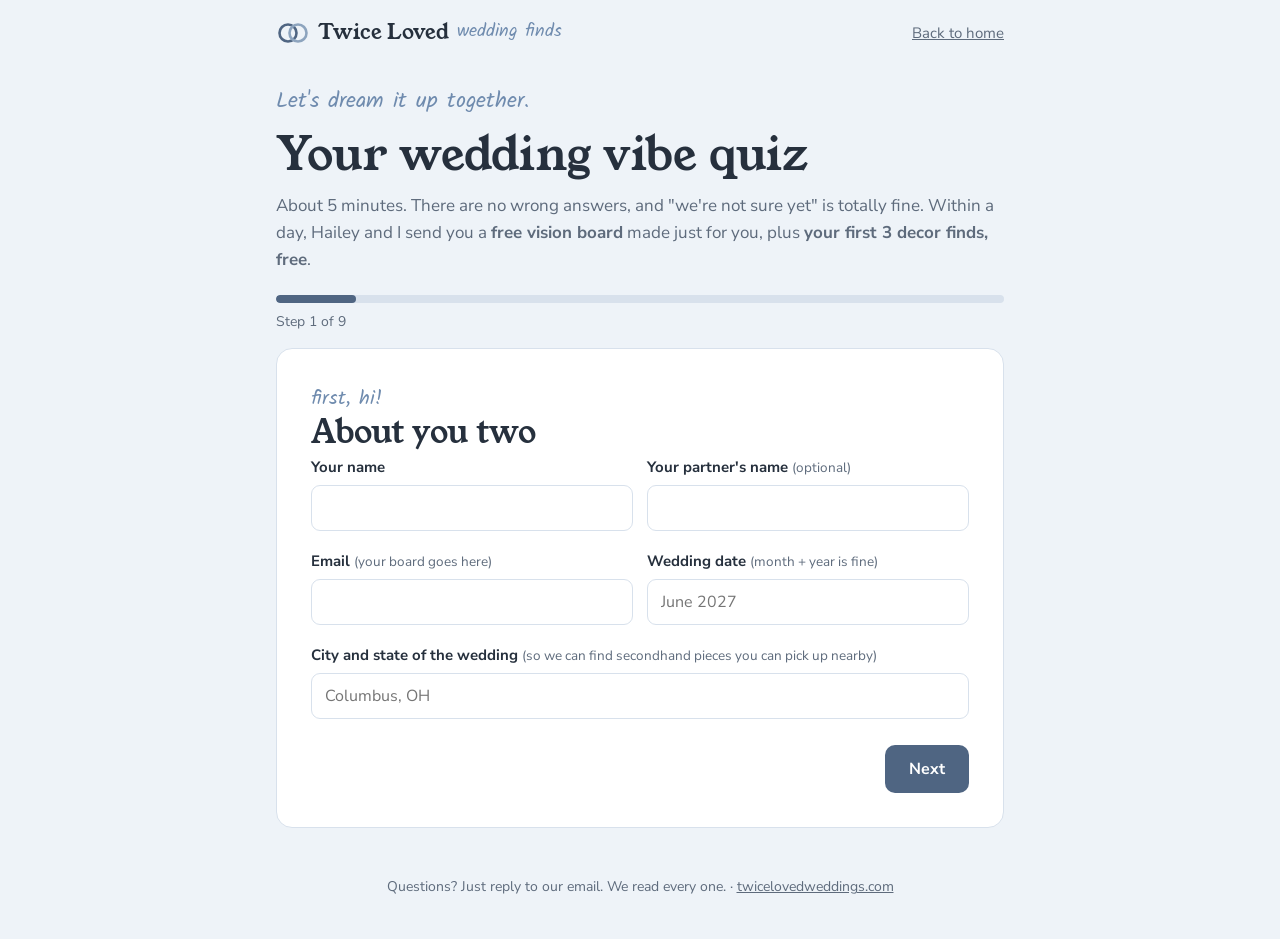
<file: quiz.html>
<!doctype html><html lang="en" data-theme="light" style="color-scheme:light"><head><meta charset="utf-8"><meta name="viewport" content="width=device-width,initial-scale=1,viewport-fit=cover">
<title>Your Wedding Vibe Quiz | Twice Loved</title>
<meta name="description" content="Tell us about your wedding in about 5 minutes. Joe & Hailey make you a free vision board and find your first 3 decor pieces for free.">
<link rel="canonical" href="https://twicelovedweddings.com/quiz.html">
<meta property="og:title" content="Your Wedding Vibe Quiz | Twice Loved"><meta property="og:description" content="5 minutes. A free vision board made for you, plus your first 3 decor finds free.">
<meta property="og:image" content="https://twicelovedweddings.com/og.jpg"><meta property="og:url" content="https://twicelovedweddings.com/quiz.html"><meta name="twitter:card" content="summary_large_image">
<link rel="icon" href="favicon.svg" type="image/svg+xml">
<link rel="preconnect" href="https://fonts.googleapis.com"><link rel="preconnect" href="https://fonts.gstatic.com" crossorigin>
<link rel="stylesheet" href="https://fonts.googleapis.com/css2?family=Young+Serif&family=Nunito+Sans:opsz,wght@6..12,400;6..12,600;6..12,700&family=Kalam:wght@400;700&display=swap">
<style>
:root {
  --paper: #FFFFFF; --wash: #EEF3F8; --ink: #26303D; --soft: #5E6B7C; --line: #D8E1EC;
  --green: #4F6582; --green-ink: #FFFFFF; --rose: #6F8BAE; --card: #FFFFFF; --tape: rgba(141,164,190,.32);
  --display: "Young Serif", Georgia, serif; --body: "Nunito Sans", "Segoe UI", system-ui, sans-serif; --hand: "Kalam", "Comic Sans MS", cursive;
}
@media (prefers-color-scheme: dark) {
  :root:not([data-theme="light"]) {
    --paper: #141922; --wash: #1B222D; --ink: #E9EEF5; --soft: #A9B5C6; --line: #2D3746;
    --green: #9FB6D3; --green-ink: #121B28; --rose: #B9CAE0; --card: #212937; --tape: rgba(159,182,211,.3); color-scheme: dark;
  }
}
:root[data-theme="dark"] {
  --paper: #141922; --wash: #1B222D; --ink: #E9EEF5; --soft: #A9B5C6; --line: #2D3746;
  --green: #9FB6D3; --green-ink: #121B28; --rose: #B9CAE0; --card: #212937; --tape: rgba(159,182,211,.3); color-scheme: dark;
}
* { box-sizing: border-box; }
body { background: var(--wash); color: var(--ink); font-family: var(--body); font-size: 17px; line-height: 1.6; margin: 0; }
.wrap { max-width: 760px; margin: 0 auto; padding-inline: 16px; }
h1, h2 { font-family: var(--display); font-weight: 400; line-height: 1.15; margin: 0; text-wrap: balance; }
h1 { font-size: clamp(32px, 5vw, 46px); }
h2 { font-size: clamp(25px, 4vw, 32px); }
p { margin: 0; }
a { color: inherit; }
:focus-visible { outline: 3px solid var(--rose); outline-offset: 3px; }
.top { padding-block: 16px; }
.top .wrap { display: flex; justify-content: space-between; align-items: center; gap: 12px; }
.logo { font-family: var(--display); font-size: 21px; text-decoration: none; display:inline-flex; align-items:center; gap:8px; }
.logo .hand { font-family: var(--hand); color: var(--rose); font-size: 18px; }
.intro { padding-block: 18px 22px; display: grid; gap: 10px; }
.intro .hi { font-family: var(--hand); color: var(--rose); font-size: 22px; }
.intro p { color: var(--soft); }
.bar { height: 8px; background: var(--line); border-radius: 99px; overflow: hidden; margin-bottom: 8px; }
.bar i { display: block; height: 100%; width: 0; background: var(--green); border-radius: 99px; transition: width .3s; }
.count { font-size: 14px; color: var(--soft); margin-bottom: 14px; }
form { background: var(--paper); border: 1px solid var(--line); border-radius: 16px; padding: clamp(18px, 4vw, 34px); margin-bottom: 48px; }
fieldset { border: 0; padding: 0; margin: 0 0 28px; min-width: 0; display: grid; gap: 18px; }
.js fieldset { display: none; margin: 0; }
.js fieldset.on { display: grid; }
legend { padding: 0; margin-bottom: 4px; }
legend .k { display: block; font-family: var(--hand); color: var(--rose); font-size: 20px; }
.sub { color: var(--soft); margin-top: -8px; }
.row { display: grid; grid-template-columns: repeat(2, minmax(0, 1fr)); gap: 14px; }
.f { display: grid; gap: 6px; min-width: 0; }
.lab { font-weight: 700; font-size: 15px; }
.hint { font-weight: 400; color: var(--soft); font-size: 13.5px; }
input[type=text], input[type=email], input[type=number], input[type=url], select, textarea { width: 100%; font: 16px var(--body); color: var(--ink); background: var(--paper); border: 1.5px solid var(--line); border-radius: 9px; padding: 11px 13px; }
textarea { min-height: 110px; resize: vertical; }
input:focus, textarea:focus, select:focus { border-color: var(--green); outline: none; }
/* choice chips */
.chips { display: flex; flex-wrap: wrap; gap: 9px; }
.chip { position: relative; }
.chip input { position: absolute; opacity: 0; inset: 0; }
.chip span { display: inline-block; border: 1.5px solid var(--line); border-radius: 99px; padding: 8px 15px; font-weight: 600; font-size: 15px; cursor: pointer; background: var(--paper); }
.chip input:checked + span { background: var(--green); border-color: var(--green); color: var(--green-ink); }
.chip input:focus-visible + span { outline: 3px solid var(--rose); outline-offset: 2px; }
/* vibe + palette cards */
.cards { display: grid; grid-template-columns: repeat(2, minmax(0, 1fr)); gap: 12px; }
.card { position: relative; display: block; cursor: pointer; }
.card input { position: absolute; opacity: 0; inset: 0; }
.card .in { display: grid; gap: 8px; border: 2px solid var(--line); border-radius: 12px; padding: 12px; background: var(--paper); height: 100%; }
.card input:checked + .in { border-color: var(--green); box-shadow: 0 0 0 3px color-mix(in srgb, var(--green) 25%, transparent); }
.card input:checked + .in::after { content: "✓ picked"; font-family: var(--hand); color: var(--green); font-size: 17px; }
.card input:focus-visible + .in { outline: 3px solid var(--rose); outline-offset: 2px; }
.sw { display: flex; height: 54px; border-radius: 8px; overflow: hidden; border: 1px solid rgba(0,0,0,.08); }
.sw b { flex: 1; }
.card h3 { font-family: var(--display); font-weight: 400; font-size: 19px; margin: 0; }
.card p { color: var(--soft); font-size: 14.5px; line-height: 1.45; }
.limit { font-size: 14px; color: var(--rose); min-height: 1.4em; }
.note { background: var(--wash); border-radius: 12px; padding: 14px 16px; font-size: 15.5px; color: var(--soft); }
.note b { color: var(--ink); }
.free { display: grid; gap: 10px; }
.free .f { grid-template-columns: 34px 1fr; align-items: center; }
.free .n { font-family: var(--hand); color: var(--rose); font-size: 28px; line-height: 1; }
.nav { display: flex; justify-content: space-between; gap: 12px; margin-top: 26px; flex-wrap: wrap; }
.btn { display: inline-flex; align-items: center; gap: 8px; background: var(--green); color: var(--green-ink); font: 700 16px var(--body); padding: 13px 24px; border-radius: 10px; text-decoration: none; border: 0; cursor: pointer; }
.btn.quiet { background: transparent; color: var(--ink); border: 1.5px solid var(--line); }
.btn[hidden] { display: none; }
.no-js-submit { margin-top: 8px; }
.js .no-js-submit { display: none; }
.hp { position: absolute; left: -9999px; }
footer { padding-block: 0 40px; color: var(--soft); font-size: 14px; text-align: center; }
.picks { display:grid; grid-template-columns:repeat(auto-fill, minmax(256px,1fr)); gap:14px; align-items:start }
.pk { background:var(--paper); border:2px solid var(--line); border-radius:14px; padding:10px; display:grid; gap:8px; transition:border-color .2s, opacity .2s, transform .2s }
.pk.yes { border-color:var(--rose); box-shadow:0 0 0 3px color-mix(in srgb, var(--rose) 25%, transparent) } .pk.no { opacity:.45; transform:scale(.97) }
.pk .em { min-height:120px; display:flex; justify-content:center } .pk .em > span { max-width:100% !important }
.yn { display:grid; grid-template-columns:1fr 1fr; gap:8px }
.yn button { border:1.5px solid var(--line); background:var(--paper); color:var(--ink); border-radius:99px; padding:8px 6px; font:700 14.5px var(--body); cursor:pointer }
.pk.yes .yes { background:var(--rose); border-color:var(--rose); color:#fff } .pk.no .no { background:var(--soft); border-color:var(--soft); color:#fff }
.grp { display:grid; gap:8px } .gl { font-family:var(--hand); color:var(--rose); font-size:19px }
.nohead { font-family:var(--display); font-weight:400; font-size:24px; margin:8px 0 0 }
.chips.nope .chip input:checked + span { background:#7D5A5A; border-color:#7D5A5A; color:#fff; text-decoration:line-through }
@media (max-width: 560px) { .row, .cards { grid-template-columns: 1fr; } }
</style></head><body>

<header class="top"><div class="wrap">
  <a class="logo" href="/"><svg width="34" height="22" viewBox="0 0 34 22" aria-hidden="true" style="flex:none"><circle cx="12" cy="11" r="8.5" fill="none" stroke="#4F6582" stroke-width="2.6"/><circle cx="22" cy="11" r="8.5" fill="none" stroke="#8DA4BE" stroke-width="2.6"/></svg>Twice Loved <span class="hand">wedding finds</span></a>
  <a href="/" style="font-size:15px;color:var(--soft)">Back to home</a>
</div></header>

<main class="wrap">
  <div class="intro">
    <p class="hi">Let's dream it up together.</p>
    <h1>Your wedding vibe quiz</h1>
    <p>About 5 minutes. There are no wrong answers, and "we're not sure yet" is totally fine. Within a day, Hailey and I send you a <b>free vision board</b> made just for you, plus <b>your first 3 decor finds, free</b>.</p>
  </div>

  <div aria-live="polite"><div class="bar"><i id="barfill"></i></div><p class="count" id="count">Step 1 of 9</p></div>

  <form id="quiz" name="vision-quiz" method="POST" action="/quiz-thanks.html" data-netlify="true" netlify-honeypot="company" novalidate>
    <input type="hidden" name="form-name" value="vision-quiz">
    <p class="hp"><label>Leave this empty <input name="company" tabindex="-1" autocomplete="off"></label></p>

    <!-- 1 -->
    <fieldset class="on">
      <legend><span class="k">first, hi!</span><h2>About you two</h2></legend>
      <div class="row">
        <div class="f"><label class="lab" for="name">Your name</label><input type="text" id="name" name="name" required autocomplete="name"></div>
        <div class="f"><label class="lab" for="partner">Your partner's name <span class="hint">(optional)</span></label><input type="text" id="partner" name="partner"></div>
      </div>
      <div class="row">
        <div class="f"><label class="lab" for="email">Email <span class="hint">(your board goes here)</span></label><input type="email" id="email" name="email" required autocomplete="email"></div>
        <div class="f"><label class="lab" for="date">Wedding date <span class="hint">(month + year is fine)</span></label><input type="text" id="date" name="wedding_date" placeholder="June 2027"></div>
      </div>
      <div class="f"><label class="lab" for="where">City and state of the wedding <span class="hint">(so we can find secondhand pieces you can pick up nearby)</span></label><input type="text" id="where" name="location" required placeholder="Columbus, OH"></div>
    </fieldset>

    <!-- 2 -->
    <fieldset>
      <legend><span class="k">the fun part</span><h2>Which of these feel like you?</h2></legend>
      <p class="sub">Pick up to 3. Go with your gut.</p>
      <div class="cards" id="vibes">
        <label class="card"><input type="checkbox" name="vibe" value="Garden Romantic"><span class="in"><span class="sw"><b style="background:#A8B89A"></b><b style="background:#F4EFE6"></b><b style="background:#E8C4C0"></b><b style="background:#6E7F5E"></b></span><h3>Garden Romantic</h3><p>Loose greenery, soft florals, candlelight, a little wild.</p></span></label>
        <label class="card"><input type="checkbox" name="vibe" value="Rustic Barn"><span class="in"><span class="sw"><b style="background:#8A6A4F"></b><b style="background:#EFE6D8"></b><b style="background:#B9A88D"></b><b style="background:#4E5B45"></b></span><h3>Rustic Barn</h3><p>Wood, burlap and lace, mason jars, string lights.</p></span></label>
        <label class="card"><input type="checkbox" name="vibe" value="Boho Desert"><span class="in"><span class="sw"><b style="background:#C7865F"></b><b style="background:#F1E3D3"></b><b style="background:#D9B48F"></b><b style="background:#8C5A3C"></b></span><h3>Boho Desert</h3><p>Pampas, macramé, rugs and pillows, warm terracotta.</p></span></label>
        <label class="card"><input type="checkbox" name="vibe" value="Modern Minimal"><span class="in"><span class="sw"><b style="background:#F7F7F5"></b><b style="background:#1F1F1F"></b><b style="background:#CFCFCB"></b><b style="background:#8E8E88"></b></span><h3>Modern Minimal</h3><p>Clean lines, lots of white space, a few bold pieces.</p></span></label>
        <label class="card"><input type="checkbox" name="vibe" value="Classic Elegant"><span class="in"><span class="sw"><b style="background:#FFFFFF"></b><b style="background:#C9A96E"></b><b style="background:#EDE6DA"></b><b style="background:#2C2C34"></b></span><h3>Classic Elegant</h3><p>White florals, gold accents, crisp linens, timeless.</p></span></label>
        <label class="card"><input type="checkbox" name="vibe" value="Moody Romantic"><span class="in"><span class="sw"><b style="background:#5B1F2E"></b><b style="background:#2B2230"></b><b style="background:#B07A6B"></b><b style="background:#D9C3B0"></b></span><h3>Moody Romantic</h3><p>Deep reds and plums, velvet, taper candles, drama.</p></span></label>
        <label class="card"><input type="checkbox" name="vibe" value="Coastal Breezy"><span class="in"><span class="sw"><b style="background:#9CC3D5"></b><b style="background:#F5F1E8"></b><b style="background:#D8C7A6"></b><b style="background:#3E6A82"></b></span><h3>Coastal Breezy</h3><p>Light blues, sand, flowing fabric, airy and relaxed.</p></span></label>
        <label class="card"><input type="checkbox" name="vibe" value="Vintage Thrifted"><span class="in"><span class="sw"><b style="background:#D7A9A0"></b><b style="background:#E9DFC9"></b><b style="background:#9AAE9C"></b><b style="background:#B58B4C"></b></span><h3>Vintage Thrifted</h3><p>Mismatched china, old frames, antiques with a story.</p></span></label>
      </div>
      <p class="limit" id="vibeLimit"></p>
      <div class="f"><span class="lab">Words that fit the feeling you want</span>
        <div class="chips">
          <label class="chip"><input type="checkbox" name="feeling" value="cozy"><span>cozy</span></label>
          <label class="chip"><input type="checkbox" name="feeling" value="airy"><span>light &amp; airy</span></label>
          <label class="chip"><input type="checkbox" name="feeling" value="dramatic"><span>dramatic</span></label>
          <label class="chip"><input type="checkbox" name="feeling" value="playful"><span>fun &amp; playful</span></label>
          <label class="chip"><input type="checkbox" name="feeling" value="timeless"><span>timeless</span></label>
          <label class="chip"><input type="checkbox" name="feeling" value="intimate"><span>intimate</span></label>
          <label class="chip"><input type="checkbox" name="feeling" value="earthy"><span>earthy</span></label>
          <label class="chip"><input type="checkbox" name="feeling" value="glam"><span>glam</span></label>
          <label class="chip"><input type="checkbox" name="feeling" value="laid-back"><span>laid-back</span></label>
          <label class="chip"><input type="checkbox" name="feeling" value="whimsical"><span>whimsical</span></label>
        </div>
      </div>
    </fieldset>


    <!-- photos -->
    <fieldset id="photoStep">
      <legend><span class="k">your vision board starts here</span><h2>Love it, or not for you?</h2></legend>
      <p class="sub">Real weddings picked for the vibes you chose. Tap the heart on the ones that feel like you, and the X on the ones that don't. This is how we learn your taste.</p>
      <div class="picks" id="picks"></div>
      <p class="limit" id="pickNote"></p>
      <input type="hidden" name="loved_photos" id="loved"><input type="hidden" name="not_for_me_photos" id="nope_ph">
    </fieldset>

    <!-- 3 -->
    <fieldset>
      <legend><span class="k">color story</span><h2>What colors are you drawn to?</h2></legend>
      <p class="sub">Pick 1 or 2, or tell us your own.</p>
      <div class="cards" id="palettes">
        <label class="card"><input type="checkbox" name="colors" value="Sage & Ivory"><span class="in"><span class="sw"><b style="background:#9CAF88"></b><b style="background:#FFFFF0"></b><b style="background:#D8DCCB"></b><b style="background:#5F6F52"></b></span><h3>Sage &amp; Ivory</h3></span></label>
        <label class="card"><input type="checkbox" name="colors" value="Dusty Blue & Champagne"><span class="in"><span class="sw"><b style="background:#8DA4BE"></b><b style="background:#F1E6D0"></b><b style="background:#C8D3DF"></b><b style="background:#4F6582"></b></span><h3>Dusty Blue &amp; Champagne</h3></span></label>
        <label class="card"><input type="checkbox" name="colors" value="Burgundy & Blush"><span class="in"><span class="sw"><b style="background:#6B1E2E"></b><b style="background:#F2D4CF"></b><b style="background:#A8475A"></b><b style="background:#F8EEEA"></b></span><h3>Burgundy &amp; Blush</h3></span></label>
        <label class="card"><input type="checkbox" name="colors" value="Terracotta & Cream"><span class="in"><span class="sw"><b style="background:#C2693E"></b><b style="background:#F6EEDF"></b><b style="background:#E2A97E"></b><b style="background:#7A3E22"></b></span><h3>Terracotta &amp; Cream</h3></span></label>
        <label class="card"><input type="checkbox" name="colors" value="Black, White & Gold"><span class="in"><span class="sw"><b style="background:#1C1C1C"></b><b style="background:#FFFFFF"></b><b style="background:#C9A54C"></b><b style="background:#E9E4D8"></b></span><h3>Black, White &amp; Gold</h3></span></label>
        <label class="card"><input type="checkbox" name="colors" value="Lavender & Silver"><span class="in"><span class="sw"><b style="background:#B7A6D1"></b><b style="background:#E9E9EE"></b><b style="background:#C9C9D2"></b><b style="background:#6E5F8C"></b></span><h3>Lavender &amp; Silver</h3></span></label>
        <label class="card"><input type="checkbox" name="colors" value="Emerald & Gold"><span class="in"><span class="sw"><b style="background:#1F5E46"></b><b style="background:#D4B35F"></b><b style="background:#F3EFE3"></b><b style="background:#0F3A2B"></b></span><h3>Emerald &amp; Gold</h3></span></label>
        <label class="card"><input type="checkbox" name="colors" value="Bright & Colorful"><span class="in"><span class="sw"><b style="background:#F28C38"></b><b style="background:#F2C12E"></b><b style="background:#E2547A"></b><b style="background:#3FA7A0"></b></span><h3>Bright &amp; Colorful</h3></span></label>
      </div>
      <div class="f"><label class="lab" for="owncolors">Your own colors, or anything to avoid <span class="hint">(optional)</span></label><input type="text" id="owncolors" name="colors_own" placeholder="e.g. navy and rust, no pink please"></div>
    </fieldset>

    <!-- 4 -->
    <fieldset>
      <legend><span class="k">the big picture</span><h2>Your day</h2></legend>
      <div class="f"><span class="lab">Venue type</span>
        <div class="chips">
          <label class="chip"><input type="radio" name="venue" value="Barn or farm"><span>barn / farm</span></label>
          <label class="chip"><input type="radio" name="venue" value="Garden or park"><span>garden / park</span></label>
          <label class="chip"><input type="radio" name="venue" value="Church + reception hall"><span>church + hall</span></label>
          <label class="chip"><input type="radio" name="venue" value="Beach or lake"><span>beach / lake</span></label>
          <label class="chip"><input type="radio" name="venue" value="Backyard"><span>backyard</span></label>
          <label class="chip"><input type="radio" name="venue" value="Ballroom or hotel"><span>ballroom / hotel</span></label>
          <label class="chip"><input type="radio" name="venue" value="Restaurant or brewery"><span>restaurant / brewery</span></label>
          <label class="chip"><input type="radio" name="venue" value="Still deciding"><span>still deciding</span></label>
        </div>
      </div>
      <div class="f"><span class="lab">Inside or outside?</span>
        <div class="chips">
          <label class="chip"><input type="radio" name="setting" value="Indoors"><span>indoors</span></label>
          <label class="chip"><input type="radio" name="setting" value="Outdoors"><span>outdoors</span></label>
          <label class="chip"><input type="radio" name="setting" value="Both"><span>a bit of both</span></label>
        </div>
      </div>
      <div class="row">
        <div class="f"><label class="lab" for="guests">About how many guests?</label><input type="number" id="guests" name="guests" min="2" max="1000" inputmode="numeric" placeholder="120" required></div>
        <div class="f"><label class="lab" for="tables">Guest tables <span class="hint">(if you know)</span></label><input type="number" id="tables" name="tables" min="0" max="200" inputmode="numeric" placeholder="12"></div>
      </div>
      <div class="f"><span class="lab">Total wedding budget, roughly</span>
        <div class="chips">
          <label class="chip"><input type="radio" name="total_budget" value="Under $10k" required><span>under $10k</span></label>
          <label class="chip"><input type="radio" name="total_budget" value="$10k-$20k"><span>$10k–20k</span></label>
          <label class="chip"><input type="radio" name="total_budget" value="$20k-$35k"><span>$20k–35k</span></label>
          <label class="chip"><input type="radio" name="total_budget" value="$35k+"><span>$35k+</span></label>
          <label class="chip"><input type="radio" name="total_budget" value="Not sure"><span>not sure yet</span></label>
        </div>
      </div>
      <div class="f"><span class="lab">How much for decor? <span class="hint">(arches, centerpieces, linens, signs, lighting)</span></span>
        <div class="chips">
          <label class="chip"><input type="radio" name="decor_budget" value="Under $500" required><span>under $500</span></label>
          <label class="chip"><input type="radio" name="decor_budget" value="$500-$1,500"><span>$500–1,500</span></label>
          <label class="chip"><input type="radio" name="decor_budget" value="$1,500-$3,000"><span>$1,500–3,000</span></label>
          <label class="chip"><input type="radio" name="decor_budget" value="$3,000+"><span>$3,000+</span></label>
          <label class="chip"><input type="radio" name="decor_budget" value="Help me figure it out"><span>help me figure it out</span></label>
        </div>
      </div>
    </fieldset>

    <!-- 5 -->
    <fieldset>
      <legend><span class="k">where the magic goes</span><h2>Which spots matter most to you?</h2></legend>
      <p class="sub">Pick as many as you like.</p>
      <div class="chips">
        <label class="chip"><input type="checkbox" name="zones" value="Ceremony arch / backdrop"><span>ceremony arch / backdrop</span></label>
        <label class="chip"><input type="checkbox" name="zones" value="Aisle"><span>aisle</span></label>
        <label class="chip"><input type="checkbox" name="zones" value="Guest table centerpieces"><span>table centerpieces</span></label>
        <label class="chip"><input type="checkbox" name="zones" value="Linens & runners"><span>linens &amp; runners</span></label>
        <label class="chip"><input type="checkbox" name="zones" value="Head / sweetheart table"><span>head / sweetheart table</span></label>
        <label class="chip"><input type="checkbox" name="zones" value="Welcome sign & entry"><span>welcome sign &amp; entry</span></label>
        <label class="chip"><input type="checkbox" name="zones" value="Lighting"><span>lighting</span></label>
        <label class="chip"><input type="checkbox" name="zones" value="Bar"><span>bar</span></label>
        <label class="chip"><input type="checkbox" name="zones" value="Dessert / cake table"><span>dessert / cake table</span></label>
        <label class="chip"><input type="checkbox" name="zones" value="Memory table"><span>memory table</span></label>
        <label class="chip"><input type="checkbox" name="zones" value="Photo backdrop"><span>photo backdrop</span></label>
        <label class="chip"><input type="checkbox" name="zones" value="Card & gift table"><span>card &amp; gift table</span></label>
      </div>
      <div class="f"><span class="lab">How do you feel about DIY?</span>
        <div class="chips">
          <label class="chip"><input type="radio" name="diy" value="Love it"><span>love it, give me projects</span></label>
          <label class="chip"><input type="radio" name="diy" value="A little"><span>a little is fine</span></label>
          <label class="chip"><input type="radio" name="diy" value="None"><span>no thanks, ready-made please</span></label>
        </div>
      </div>
      <div class="f"><span class="lab">Secondhand or new?</span>
        <div class="chips">
          <label class="chip"><input type="radio" name="buying" value="Secondhand first"><span>secondhand first, save money</span></label>
          <label class="chip"><input type="radio" name="buying" value="Mix"><span>a mix is great</span></label>
          <label class="chip"><input type="radio" name="buying" value="New only"><span>new only</span></label>
        </div>
      </div>
      <div class="f"><span class="lab">Can you pick things up locally?</span>
        <div class="chips">
          <label class="chip"><input type="radio" name="pickup" value="Yes, within an hour"><span>yes, within an hour</span></label>
          <label class="chip"><input type="radio" name="pickup" value="Short drives only"><span>short drives only</span></label>
          <label class="chip"><input type="radio" name="pickup" value="Shipping only"><span>shipping only</span></label>
        </div>
      </div>
    </fieldset>

    <!-- 6 -->
    <fieldset>
      <legend><span class="k">on us</span><h2>Your 3 free finds</h2></legend>
      <p class="sub">Name 3 pieces you want most. We'll find 2 or 3 options for each, in your budget, free.</p>
      <div class="free">
        <div class="f"><span class="n">1</span><input type="text" name="free_find_1" aria-label="Free find 1" placeholder="e.g. a wood arch for the ceremony" required></div>
        <div class="f"><span class="n">2</span><input type="text" name="free_find_2" aria-label="Free find 2" placeholder="e.g. 12 sage table runners"></div>
        <div class="f"><span class="n">3</span><input type="text" name="free_find_3" aria-label="Free find 3" placeholder="e.g. a big welcome sign"></div>
      </div>
      <p class="note"><b>Want everything found?</b> After you see your board, you can have us build your <b>whole to-buy list</b> for $49: every piece, 2 or 3 options each, matched to your budget.</p>
    </fieldset>


    <!-- fun -->
    <fieldset>
      <legend><span class="k">the good stuff</span><h2>What would make it feel like <em>your</em> day?</h2></legend>
      <p class="sub">Tap everything you've pictured. No limit, and nothing here costs you anything to pick.</p>
      <div class="grp"><p class="gl">Ceremony</p><div class="chips"><label class="chip"><input type="checkbox" name="must_haves" value="Live music for the aisle"><span>Live music for the aisle</span></label><label class="chip"><input type="checkbox" name="must_haves" value="A first look"><span>A first look</span></label><label class="chip"><input type="checkbox" name="must_haves" value="Grandparent walking down the aisle"><span>Grandparent walking down the aisle</span></label><label class="chip"><input type="checkbox" name="must_haves" value="Unity candle or sand ceremony"><span>Unity candle or sand ceremony</span></label><label class="chip"><input type="checkbox" name="must_haves" value="Flower girl petals"><span>Flower girl petals</span></label><label class="chip"><input type="checkbox" name="must_haves" value="Handfasting"><span>Handfasting</span></label><label class="chip"><input type="checkbox" name="must_haves" value="Personal vows"><span>Personal vows</span></label><label class="chip"><input type="checkbox" name="must_haves" value="Unplugged ceremony"><span>Unplugged ceremony</span></label></div></div><div class="grp"><p class="gl">Cocktail hour</p><div class="chips"><label class="chip"><input type="checkbox" name="must_haves" value="Lawn games"><span>Lawn games</span></label><label class="chip"><input type="checkbox" name="must_haves" value="Mini golf"><span>Mini golf</span></label><label class="chip"><input type="checkbox" name="must_haves" value="Signature cocktails"><span>Signature cocktails</span></label><label class="chip"><input type="checkbox" name="must_haves" value="Oyster or raw bar"><span>Oyster or raw bar</span></label><label class="chip"><input type="checkbox" name="must_haves" value="Cigar &amp; whiskey bar"><span>Cigar &amp; whiskey bar</span></label><label class="chip"><input type="checkbox" name="must_haves" value="Live caricature artist"><span>Live caricature artist</span></label><label class="chip"><input type="checkbox" name="must_haves" value="Polaroid guest book"><span>Polaroid guest book</span></label><label class="chip"><input type="checkbox" name="must_haves" value="Grazing table"><span>Grazing table</span></label></div></div><div class="grp"><p class="gl">Reception</p><div class="chips"><label class="chip"><input type="checkbox" name="must_haves" value="Live band"><span>Live band</span></label><label class="chip"><input type="checkbox" name="must_haves" value="Photo booth"><span>Photo booth</span></label><label class="chip"><input type="checkbox" name="must_haves" value="Champagne tower"><span>Champagne tower</span></label><label class="chip"><input type="checkbox" name="must_haves" value="Choreographed first dance"><span>Choreographed first dance</span></label><label class="chip"><input type="checkbox" name="must_haves" value="Anniversary dance"><span>Anniversary dance</span></label><label class="chip"><input type="checkbox" name="must_haves" value="Silent disco"><span>Silent disco</span></label><label class="chip"><input type="checkbox" name="must_haves" value="Late-night karaoke"><span>Late-night karaoke</span></label><label class="chip"><input type="checkbox" name="must_haves" value="Live painter"><span>Live painter</span></label><label class="chip"><input type="checkbox" name="must_haves" value="Monogram on the dance floor"><span>Monogram on the dance floor</span></label><label class="chip"><input type="checkbox" name="must_haves" value="Hanging floral installation"><span>Hanging floral installation</span></label><label class="chip"><input type="checkbox" name="must_haves" value="Candles everywhere"><span>Candles everywhere</span></label><label class="chip"><input type="checkbox" name="must_haves" value="String lights overhead"><span>String lights overhead</span></label></div></div><div class="grp"><p class="gl">Food &amp; sweets</p><div class="chips"><label class="chip"><input type="checkbox" name="must_haves" value="Donut wall"><span>Donut wall</span></label><label class="chip"><input type="checkbox" name="must_haves" value="Late-night food truck"><span>Late-night food truck</span></label><label class="chip"><input type="checkbox" name="must_haves" value="S&#x27;mores bar"><span>S&#x27;mores bar</span></label><label class="chip"><input type="checkbox" name="must_haves" value="Ice cream truck"><span>Ice cream truck</span></label><label class="chip"><input type="checkbox" name="must_haves" value="Taco bar"><span>Taco bar</span></label><label class="chip"><input type="checkbox" name="must_haves" value="Espresso martini bar"><span>Espresso martini bar</span></label><label class="chip"><input type="checkbox" name="must_haves" value="Dessert table instead of a big cake"><span>Dessert table instead of a big cake</span></label><label class="chip"><input type="checkbox" name="must_haves" value="Family recipe on the menu"><span>Family recipe on the menu</span></label></div></div><div class="grp"><p class="gl">Send-off &amp; extras</p><div class="chips"><label class="chip"><input type="checkbox" name="must_haves" value="Sparkler send-off"><span>Sparkler send-off</span></label><label class="chip"><input type="checkbox" name="must_haves" value="Bubble send-off"><span>Bubble send-off</span></label><label class="chip"><input type="checkbox" name="must_haves" value="Vintage getaway car"><span>Vintage getaway car</span></label><label class="chip"><input type="checkbox" name="must_haves" value="Fireworks"><span>Fireworks</span></label><label class="chip"><input type="checkbox" name="must_haves" value="Welcome bags for guests"><span>Welcome bags for guests</span></label><label class="chip"><input type="checkbox" name="must_haves" value="Our dog in the wedding"><span>Our dog in the wedding</span></label><label class="chip"><input type="checkbox" name="must_haves" value="Bonfire after party"><span>Bonfire after party</span></label><label class="chip"><input type="checkbox" name="must_haves" value="Memory table for loved ones"><span>Memory table for loved ones</span></label></div></div>
      <div class="f"><label class="lab" for="must">Something else you've always pictured? <span class="hint">(optional)</span></label><input type="text" id="must" name="must_haves_other" placeholder="e.g. my grandma's cake recipe, a canoe exit"></div>
      <h3 class="nohead">Absolutely not</h3>
      <p class="sub" style="margin-top:-10px">We'll keep these off your board.</p>
      <div class="chips nope"><label class="chip"><input type="checkbox" name="absolutely_not" value="Burlap"><span>Burlap</span></label><label class="chip"><input type="checkbox" name="absolutely_not" value="Mason jars"><span>Mason jars</span></label><label class="chip"><input type="checkbox" name="absolutely_not" value="Glitter"><span>Glitter</span></label><label class="chip"><input type="checkbox" name="absolutely_not" value="Balloons"><span>Balloons</span></label><label class="chip"><input type="checkbox" name="absolutely_not" value="Neon signs"><span>Neon signs</span></label><label class="chip"><input type="checkbox" name="absolutely_not" value="Chalkboard signs"><span>Chalkboard signs</span></label><label class="chip"><input type="checkbox" name="absolutely_not" value="Pampas grass"><span>Pampas grass</span></label><label class="chip"><input type="checkbox" name="absolutely_not" value="Fake flowers"><span>Fake flowers</span></label><label class="chip"><input type="checkbox" name="absolutely_not" value="Chair covers"><span>Chair covers</span></label><label class="chip"><input type="checkbox" name="absolutely_not" value="Everything matching"><span>Everything matching</span></label><label class="chip"><input type="checkbox" name="absolutely_not" value="Cash bar"><span>Cash bar</span></label><label class="chip"><input type="checkbox" name="absolutely_not" value="Bouquet toss"><span>Bouquet toss</span></label><label class="chip"><input type="checkbox" name="absolutely_not" value="Garter toss"><span>Garter toss</span></label><label class="chip"><input type="checkbox" name="absolutely_not" value="Money dance"><span>Money dance</span></label><label class="chip"><input type="checkbox" name="absolutely_not" value="Cake smash"><span>Cake smash</span></label><label class="chip"><input type="checkbox" name="absolutely_not" value="Long speeches"><span>Long speeches</span></label><label class="chip"><input type="checkbox" name="absolutely_not" value="Group line dances"><span>Group line dances</span></label><label class="chip"><input type="checkbox" name="absolutely_not" value="Receiving line"><span>Receiving line</span></label><label class="chip"><input type="checkbox" name="absolutely_not" value="Confetti or rice toss"><span>Confetti or rice toss</span></label><label class="chip"><input type="checkbox" name="absolutely_not" value="Sparklers"><span>Sparklers</span></label><label class="chip"><input type="checkbox" name="absolutely_not" value="Kids at the reception"><span>Kids at the reception</span></label><label class="chip"><input type="checkbox" name="absolutely_not" value="Assigned seats"><span>Assigned seats</span></label><label class="chip"><input type="checkbox" name="absolutely_not" value="Formal sit-down dinner"><span>Formal sit-down dinner</span></label><label class="chip"><input type="checkbox" name="absolutely_not" value="Big church-style ceremony"><span>Big church-style ceremony</span></label><label class="chip"><input type="checkbox" name="absolutely_not" value="Too much pink"><span>Too much pink</span></label><label class="chip"><input type="checkbox" name="absolutely_not" value="Anything gold"><span>Anything gold</span></label><label class="chip"><input type="checkbox" name="absolutely_not" value="Anything rustic"><span>Anything rustic</span></label><label class="chip"><input type="checkbox" name="absolutely_not" value="Anything too formal"><span>Anything too formal</span></label></div>
      <div class="f"><label class="lab" for="nope">Anything else to avoid? <span class="hint">(optional)</span></label><input type="text" id="nope" name="absolutely_not_other"></div>
    </fieldset>

    <!-- 7 -->
    <fieldset>
      <legend><span class="k">last one</span><h2>Tell us about you two</h2></legend>
      <div class="f"><label class="lab" for="story">How did you meet, and what should your wedding feel like?</label><textarea id="story" name="story" placeholder="We met at a bonfire, so we want it warm and relaxed, lots of candles, people staying up late..."></textarea></div>
      <input type="hidden" name="first_look_link" id="firstLook">
      <div class="f"><label class="lab" for="pin">Pinterest board link <span class="hint">(optional, but we love these)</span></label><input type="url" id="pin" name="pinterest" placeholder="https://pinterest.com/..."></div>
      <div class="f"><label class="lab" for="heard">How did you find us? <span class="hint">(optional)</span></label><input type="text" id="heard" name="heard_from"></div>
      <button class="btn no-js-submit" type="submit">Send my answers</button>
    </fieldset>

    <div class="nav">
      <button class="btn quiet" type="button" id="back" hidden>Back</button>
      <button class="btn" type="button" id="next" style="margin-left:auto">Next</button>
      <button class="btn" type="submit" id="send" hidden style="margin-left:auto">Send it, make my board!</button>
    </div>
  </form>
</main>
<footer>Questions? Just reply to our email. We read every one. · <a href="/">twicelovedweddings.com</a></footer>

<script>
(function () {
  var form = document.getElementById('quiz');
  document.documentElement.classList.add('js');
  var steps = Array.prototype.slice.call(form.querySelectorAll('fieldset'));
  var i = 0, back = document.getElementById('back'), next = document.getElementById('next'), send = document.getElementById('send');
  function show(n) {
    steps.forEach(function (s, k) { s.classList.toggle('on', k === n); });
    i = n;
    back.hidden = n === 0; next.hidden = n === steps.length - 1; send.hidden = n !== steps.length - 1;
    document.getElementById('barfill').style.width = Math.round((n + 1) / steps.length * 100) + '%';
    document.getElementById('count').textContent = 'Step ' + (n + 1) + ' of ' + steps.length;
  }
  function valid(n) {
    var ok = true, seen = {};
    steps[n].querySelectorAll('[required]').forEach(function (el) {
      if (!ok) return;
      if (el.type === 'radio') {
        if (seen[el.name]) return; seen[el.name] = 1;
        if (!form.querySelector('input[name="' + el.name + '"]:checked')) { ok = false; el.closest('.f').querySelector('.lab').scrollIntoView({ block: 'center', behavior: 'smooth' }); el.focus(); }
      } else if (!el.checkValidity()) { ok = false; el.reportValidity(); }
    });
    return ok;
  }
  var POOL = {"Garden Romantic": ["18155204744898617", "18155204744883921", "422281212936662", "281543726953590", "823173638184947362", "4855512095078890"], "Rustic Barn": ["262616222020100020", "262616222020055590", "262616222019963612", "262616222019950600", "262616222019945616", "262616222020019115"], "Boho Desert": ["219198706855675935", "219198706855685822", "219198706855680948", "219198706855675989"], "Modern Minimal": ["602778731423141077", "602778731422945857", "602778731422862618", "602778731422782536", "602778731422770156"], "Classic Elegant": ["95279348360320563", "95279348360313611", "95279348360248170", "95279348360204135", "95279348360153321"], "Moody Romantic": ["279223245644210620", "279223245644201480", "279223245644226705", "279223245644243779"], "Coastal Breezy": ["91620173667488160", "91620173667479696", "91620173667430384", "91620173667413271", "91620173667392493", "91620173665616686", "1026398571351028019"], "Vintage Thrifted": ["705798572893135001", "705798572893117228", "705798572893109430", "279223245644209474"]};
  var built = '';
  function buildPicks() {
    var vibes = [].map.call(form.querySelectorAll('input[name="vibe"]:checked'), function (b) { return b.value; });
    if (!vibes.length) vibes = Object.keys(POOL);
    var key = vibes.join('|'); if (key === built) return; built = key;
    var per = vibes.length === 1 ? 6 : vibes.length === 2 ? 4 : 3, list = [];
    vibes.forEach(function (v) { (POOL[v] || []).slice(0, per).forEach(function (id) { list.push([v, id]); }); });
    if (vibes.length === Object.keys(POOL).length) list = list.filter(function (x, k) { return k % 2 === 0; }).slice(0, 9);
    var box = document.getElementById('picks'); box.innerHTML = '';
    list.forEach(function (x) {
      var d = document.createElement('div'); d.className = 'pk'; d.dataset.pin = x[1]; d.dataset.vibe = x[0];
      d.innerHTML = '<div class="em"><a data-pin-do="embedPin" data-pin-width="small" data-pin-terse="true" href="https://www.pinterest.com/pin/' + x[1] + '/"></a></div><div class="yn"><button type="button" class="no">&#10005; Not me</button><button type="button" class="yes">&#9825; Love it</button></div>';
      d.querySelector('.yes').onclick = function () { d.classList.toggle('yes'); d.classList.remove('no'); tally(); };
      d.querySelector('.no').onclick = function () { d.classList.toggle('no'); d.classList.remove('yes'); tally(); };
      box.appendChild(d);
    });
    if (window.PinUtils && PinUtils.build) PinUtils.build(); else { var sc = document.createElement('script'); sc.async = true; sc.src = 'https://assets.pinterest.com/js/pinit.js'; document.body.appendChild(sc); }
    tally();
  }
  function tally() {
    var y = [].map.call(document.querySelectorAll('.pk.yes'), function (d) { return d.dataset.pin; });
    var n = [].map.call(document.querySelectorAll('.pk.no'), function (d) { return d.dataset.pin; });
    document.getElementById('loved').value = y.map(function (id) { return 'https://www.pinterest.com/pin/' + id + '/'; }).join(' ');
    document.getElementById('nope_ph').value = n.map(function (id) { return 'https://www.pinterest.com/pin/' + id + '/'; }).join(' ');
    document.getElementById('pickNote').textContent = y.length ? y.length + ' loved so far' + (y.length >= 3 ? '. Beautiful taste!' : '. Pick a few more if you can.') : '';
  }
  function vals(n) { return [].map.call(form.querySelectorAll('input[name="' + n + '"]:checked'), function (b) { return b.value; }); }
  function v1(n) { var el = form.querySelector('[name="' + n + '"]'); return el ? (el.type === 'radio' ? ((form.querySelector('[name="' + n + '"]:checked') || {}).value || '') : el.value) : ''; }
  function snapshot() {
    var data = { n: v1('name'), pn: v1('partner'), d: v1('wedding_date'), l: v1('location'), v: vals('vibe'), f: vals('feeling'), c: vals('colors'),
      p: [].map.call(document.querySelectorAll('.pk.yes'), function (d) { return d.dataset.pin; }), m: vals('must_haves'), x: vals('absolutely_not'),
      z: vals('zones'), g: v1('guests'), tb: v1('total_budget'), db: v1('decor_budget'), ff: [v1('free_find_1'), v1('free_find_2'), v1('free_find_3')].filter(Boolean) };
    var enc = btoa(unescape(encodeURIComponent(JSON.stringify(data)))).replace(/\+/g, '-').replace(/\//g, '_').replace(/=+$/, '');
    document.getElementById('firstLook').value = location.origin + '/quiz-thanks.html#b=' + enc;
    try { sessionStorage.setItem('tl_first_look', enc); } catch (e) {}
  }
  next.addEventListener('click', function () { if (valid(i)) { show(i + 1); if (steps[i].id === 'photoStep') buildPicks(); form.scrollIntoView({ behavior: 'smooth' }); } });
  back.addEventListener('click', function () { show(i - 1); if (steps[i].id === 'photoStep') buildPicks(); form.scrollIntoView({ behavior: 'smooth' }); });
  form.addEventListener('submit', function (e) { if (!valid(i)) { e.preventDefault(); return; } snapshot(); });
  form.addEventListener('keydown', function (e) { if (e.key === 'Enter' && e.target.tagName === 'INPUT' && i < steps.length - 1) { e.preventDefault(); next.click(); } });
  function cap(id, max, msgEl) {
    var boxes = document.querySelectorAll('#' + id + ' input');
    boxes.forEach(function (b) { b.addEventListener('change', function () {
      var on = document.querySelectorAll('#' + id + ' input:checked').length;
      if (on > max) { b.checked = false; if (msgEl) msgEl.textContent = 'Just ' + max + ' for now. Unpick one to swap.'; }
      else if (msgEl) msgEl.textContent = '';
    }); });
  }
  cap('vibes', 3, document.getElementById('vibeLimit'));
  show(0);
})();
</script>
</body></html>
</file>
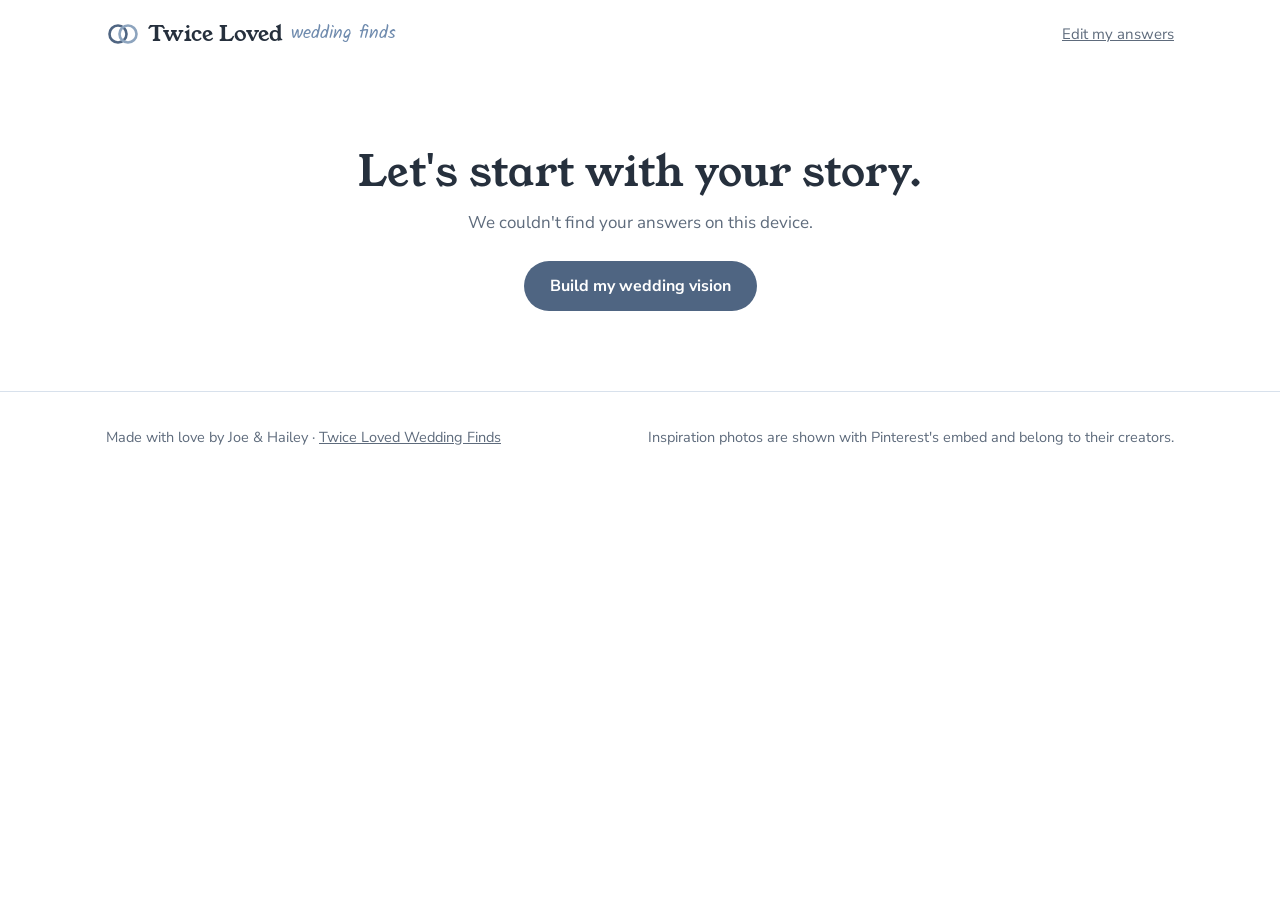
<file: reveal.html>
<!doctype html><html lang="en" data-theme="light"><head><meta charset="utf-8"><meta name="viewport" content="width=device-width,initial-scale=1,viewport-fit=cover">
<meta name="robots" content="noindex"><title>Your Wedding Vision | Twice Loved</title>
<meta name="description" content="Here's the wedding we see for you.">
<link rel="icon" href="favicon.svg" type="image/svg+xml">
<link rel="preconnect" href="https://fonts.googleapis.com"><link rel="preconnect" href="https://fonts.gstatic.com" crossorigin>
<link rel="stylesheet" href="https://fonts.googleapis.com/css2?family=Young+Serif&family=Nunito+Sans:opsz,wght@6..12,400;6..12,600;6..12,700&family=Kalam&family=Pinyon+Script&family=Cormorant+Garamond:ital,wght@0,500;0,600;1,500&display=swap">
<link rel="stylesheet" href="css/tl.css">
<style>
:root { --c1:#8DA4BE; --c2:#F4EFE4; --c3:#FBFAF7; --c4:#C9CED6 }
.hero { text-align:center; padding:40px 0 30px; background:radial-gradient(ellipse at top, color-mix(in srgb, var(--c1) 22%, #fff) 0%, #fff 70%) }
.hero .for { letter-spacing:.24em; text-transform:uppercase; font-size:12.5px; font-weight:700; color:var(--soft) }
.hero h1 { font-family:var(--serif); font-weight:600; font-size:clamp(34px,5.4vw,58px); margin-top:6px }
.names { font-family:var(--script); color:var(--blue); font-size:clamp(48px,8vw,90px); line-height:1.1; margin-top:8px }
.story { font-family:var(--serif); font-style:italic; font-size:clamp(21px,2.6vw,27px); max-width:36em; margin:14px auto 0; line-height:1.45 }
.drops { list-style:none; padding:0; margin:24px auto 0; display:flex; gap:clamp(12px,3vw,26px); justify-content:center; flex-wrap:wrap }
.drops li { display:grid; justify-items:center; gap:4px; width:84px; font-size:13px; color:var(--soft) } .drops i { width:54px; height:54px; border-radius:50% 50% 50% 8%; transform:rotate(-45deg); box-shadow:inset 0 0 0 1px rgba(0,0,0,.08), 0 8px 16px -10px rgba(0,0,0,.45); margin-bottom:6px }
.dnaline { display:flex; gap:8px; flex-wrap:wrap; justify-content:center; margin-top:18px } .dnaline span { background:#fff; border:1px solid var(--line); border-radius:999px; padding:4px 13px; font-size:14px; font-weight:600 }
.wall { background-color:color-mix(in srgb, var(--c2) 55%, #fff); background-image:repeating-linear-gradient(90deg, transparent 0 34px, color-mix(in srgb, var(--c1) 14%, transparent) 34px 36px, transparent 36px 46px); padding:44px 0 56px }
.board { display:grid; grid-template-columns:repeat(auto-fill,minmax(300px,1fr)); gap:34px 26px; margin-top:26px }
.vc { display:grid; gap:12px; align-content:start }
.vc .frame { transform:rotate(var(--t,0deg)) } .vc .mat { min-height:200px; display:grid; place-items:center }
.tile { width:100%; aspect-ratio:4/5; border-radius:2px; display:grid; place-items:center; text-align:center; padding:18px; background:linear-gradient(160deg, var(--c2) 0%, color-mix(in srgb, var(--c1) 55%, #fff) 60%, var(--c1) 100%); color:#fff }
.tile b { font-family:var(--script); font-weight:400; font-size:44px; text-shadow:0 1px 8px rgba(0,0,0,.25) }
.cap { background:#fff; border-radius:14px; padding:14px 16px; box-shadow:0 10px 24px -18px rgba(25,35,55,.5) }
.cap .k { font-family:var(--hand); color:var(--accent); font-size:16px } .cap h3 { font-family:var(--serif); font-weight:600; font-size:24px } .cap p { color:var(--soft); font-size:15.5px; margin-top:4px }
.fb { display:flex; gap:6px; flex-wrap:wrap; margin-top:10px } .fb button { border:1.5px solid var(--line); background:#fff; border-radius:999px; padding:7px 12px; font:700 13.5px var(--body); cursor:pointer; color:var(--ink) }
.fb button.on.love { background:var(--blue); border-color:var(--blue); color:#fff } .fb button.on.maybe { background:var(--mist); border-color:var(--blue2) } .fb .ftl { margin-left:auto; color:var(--blue); border-color:var(--blue2) } .fb .ftl.on { background:var(--blue2); color:#fff }
.vc.swap .frame, .vc.swap .cap { animation:rin .6s ease both }
.tune { background:#fff; border:2px solid var(--blue2); border-radius:20px; padding:24px; margin-top:30px; display:grid; gap:14px }
.tune[hidden] { display:none } .pills { display:flex; gap:8px; flex-wrap:wrap } .pills button { border:1.5px solid var(--blue2); background:var(--mist); border-radius:999px; padding:6px 12px; font:600 14px var(--body); cursor:pointer } .pills button::after { content:" \2715"; color:var(--soft) }
.panel { background:#fff; border:1px solid var(--line); border-radius:20px; padding:clamp(18px,4vw,30px) }
.opts3 { display:grid; grid-template-columns:repeat(3,minmax(0,1fr)); gap:12px } @media (max-width:760px) { .opts3 { grid-template-columns:1fr } }
.bars { display:grid; gap:10px } .bar2 { display:grid; grid-template-columns:170px 1fr 70px; gap:12px; align-items:center; font-size:15px } .bar2 .t { height:12px; border-radius:9px; background:var(--mist); overflow:hidden } .bar2 .t i { display:block; height:100%; background:var(--blue2) } .bar2 b { text-align:right }
@media (max-width:520px) { .bar2 { grid-template-columns:1fr 60px } .bar2 .t { grid-column:1/-1; order:3 } }
.qtys { display:grid; grid-template-columns:repeat(auto-fit,minmax(130px,1fr)); gap:10px } .qtys div { background:var(--wash); border-radius:12px; padding:12px } .qtys b { display:block; font-family:var(--display); font-size:26px }
.save { display:grid; grid-template-columns:repeat(3,minmax(0,1fr)); gap:12px; text-align:center } .save div { background:var(--wash); border-radius:14px; padding:16px } .save b { display:block; font-family:var(--display); font-size:30px } .save .g b { color:var(--blue) }
@media (max-width:560px) { .save { grid-template-columns:1fr } }
.est { font-size:13.5px; color:var(--soft); margin-top:8px }
.looks { display:grid; gap:12px } .look { border:1px solid var(--line); border-radius:14px; padding:14px 16px; display:grid; gap:6px } .look .crit { font-size:14px; color:var(--soft) }
.links { display:flex; gap:8px; flex-wrap:wrap } .links a { font-size:13.5px; font-weight:700; border:1.5px solid var(--line); border-radius:999px; padding:5px 11px; text-decoration:none; color:var(--blue) }
.unlock { text-align:center; background:linear-gradient(160deg, var(--mist), #fff); border:1.5px solid var(--blue2); border-radius:24px; padding:clamp(24px,5vw,44px) }
.unlock .amt { font-family:var(--display); font-size:64px; color:var(--blue); line-height:1 } .unlock ul { text-align:left; max-width:560px; margin:18px auto; columns:2 260px; padding-left:18px } .unlock li::marker { color:var(--blue2) }
.mode { display:inline-block; background:var(--blue); color:#fff; border-radius:999px; padding:4px 14px; font-weight:700; font-size:14px }
</style></head><body>
<header class="top"><div class="wrap"><a class="logo" href="/"><svg width="34" height="22" viewBox="0 0 34 22" aria-hidden="true"><circle cx="12" cy="11" r="8.5" fill="none" stroke="#4F6582" stroke-width="2.6"/><circle cx="22" cy="11" r="8.5" fill="none" stroke="#8DA4BE" stroke-width="2.6"/></svg>Twice Loved <span class="hand">wedding finds</span></a><a href="wedding.html" class="soft" style="font-size:15px">Edit my answers</a></div></header>

<div id="empty" class="narrow center" style="padding:80px 16px;text-align:center" hidden><h2>Let's start with your story.</h2><p class="soft" style="margin:12px 0 24px">We couldn't find your answers on this device.</p><a class="btn" href="wedding.html">Build my wedding vision</a></div>

<main id="main" hidden>
<section class="hero" style="padding-block:40px 34px"><div class="wrap">
  <p class="for">for <span id="nm1"></span></p>
  <h1 class="reveal-in">Here's the wedding we see for you.</h1>
  <p class="names reveal-in" id="names" style="animation-delay:.2s"></p>
  <p class="story reveal-in" id="story" style="animation-delay:.4s"></p>
  <ul class="drops reveal-in" id="drops" style="animation-delay:.6s"></ul>
  <div class="dnaline" id="dnaline"></div>
</div></section>

<section class="wall"><div class="wrap">
  <div class="head center" style="text-align:center"><p class="kick">your vision board</p><h2>Every part of your day, imagined.</h2><p>Tell us what you think of each one. <b>Love this</b>, <b>Maybe</b>, or <b>Not us</b>. When something isn't you, we'll learn and show you something different. Tap <b>Find this look</b> on anything you want us to source.</p></div>
  <div class="board" id="board"></div>
  <div class="tune" id="tune" hidden>
    <div id="ask"><h3 style="font-family:var(--serif);font-weight:600;font-size:28px">We want to get this right.</h3><p class="soft">It looks like we haven't quite captured what's in your head yet. Would you like to help us fine-tune your vision?</p>
      <div style="display:flex;gap:10px;flex-wrap:wrap;margin-top:12px"><button class="btn" type="button" id="tuneYes">Yes, let's fine-tune</button><button class="btn ghost" type="button" id="tuneNo">Keep showing me ideas</button></div></div>
    <div id="tuner" hidden><h3 style="font-family:var(--serif);font-weight:600;font-size:26px">Here's what we currently think you're looking for:</h3><div class="pills" id="pills"></div><p class="soft" style="font-size:14px">Tap one to remove it.</p>
      <p style="font-weight:700;margin-top:6px">What are we missing?</p><div class="chips" id="addStyles"></div>
      <div class="field"><label class="lab" for="tuneText">Describe it in your own words</label><textarea id="tuneText" placeholder="more candles, less flowers, think old library more than garden"></textarea></div>
      <div><button class="btn" type="button" id="tuneGo">Update my vision</button></div></div>
  </div>
</div></section>

<section><div class="narrow" style="display:grid;gap:30px">
  <div class="panel"><p class="kick">one quick question</p><h2 style="font-size:30px">How should we bring your vision to life?</h2>
    <div class="opts3" style="margin-top:16px">
      <label class="card"><input type="radio" name="close" value="Match my vision closely"><span class="in"><h4>Match my vision closely</h4><p>I want the closest possible match.</p></span></label>
      <label class="card"><input type="radio" name="close" value="Keep the feeling"><span class="in"><h4>Keep the feeling</h4><p>Similar items are fine if they save money or are easier to find.</p></span></label>
      <label class="card"><input type="radio" name="close" value="Budget comes first"><span class="in"><h4>Budget comes first</h4><p>Keep the overall look, but prioritize affordability.</p></span></label></div></div>

  <div class="panel"><p class="kick">your budget, working for you</p><h2 style="font-size:30px">Here's how your <span id="bt"></span> decor budget could stretch.</h2>
    <p class="soft" style="margin:8px 0 18px" id="bnote"></p><div class="bars" id="bars"></div></div>

  <div class="panel"><p class="kick">so you don't overbuy</p><h2 style="font-size:30px">What you'll actually need</h2><p class="soft" style="margin:8px 0 16px" id="qnote"></p><div class="qtys" id="qtys"></div></div>

  <div class="panel"><p class="kick">the savings</p><h2 style="font-size:30px">What your vision could cost</h2><p class="soft" style="margin:8px 0 16px">Based on the looks you're keeping on your board.</p>
    <div class="save"><div><span>Typical retail</span><b id="sr"></b></div><div><span>Twice Loved approach</span><b id="sp"></b></div><div class="g"><span>You could save</span><b id="ss"></b></div></div>
    <p class="est">These are estimates based on typical prices for each look. Your complete plan replaces them with real items and current prices.</p>
    <p style="margin-top:14px"><span class="mode" id="mode"></span> <span class="soft" id="mnote"></span></p></div>

  <div class="panel" id="lookPanel"><p class="kick">find this look</p><h2 style="font-size:30px">Your looks to source</h2><p class="soft" style="margin:8px 0 16px">Tap <b>Find this look</b> on your board to add pieces here. In your complete plan we find real items for each one: new, pre-loved, Bride-to-Bride and DIY. For now, here's what we'll search for and where.</p><div class="looks" id="looks"></div></div>

  <div class="unlock"><p class="kick">ready to make it real?</p><h2>Unlock your complete wedding plan</h2><p class="amt" style="margin-top:12px">$49</p>
    <ul><li>Real items for every look, with prices and links</li><li>New, pre-loved, local and Bride-to-Bride options</li><li>Your budget, category by category</li><li>Exact quantities, so you don't overbuy</li><li>Hot Glue &amp; Love DIY projects with step-by-step instructions</li><li>What to buy now and what can wait</li><li>Your savings, item by item</li><li>A beautiful personalized PDF in your colors</li><li>Bride-to-Bride shopping access included</li></ul>
    <button class="btn big" type="button" id="unlock">Unlock my plan, $49</button>
    <p class="soft" style="font-size:14px;margin-top:12px" id="paynote">You'll pay securely with PayPal. Choose "Goods and Services." Once we confirm your payment, your plan arrives by email.</p></div>
</div></section>
</main>
<form name="vision-feedback" method="POST" data-netlify="true" netlify-honeypot="company" id="fbForm" hidden><input type="hidden" name="form-name" value="vision-feedback"><input name="company"><input name="name"><input name="email"><input name="closeness"><textarea name="loved"></textarea><textarea name="maybe"></textarea><textarea name="not_us"></textarea><textarea name="find_this_look"></textarea><textarea name="tuning"></textarea><input name="estimate"><input name="intent"><textarea name="dna_json"></textarea></form>
<footer class="site"><div class="wrap"><span>Made with love by Joe &amp; Hailey · <a href="/">Twice Loved Wedding Finds</a></span><span>Inspiration photos are shown with Pinterest's embed and belong to their creators.</span></div></footer>

<script src="js/tl-engine.js"></script>
<script>
(function () {
  var TL = window.TL, $ = function (id) { return document.getElementById(id); }, esc = function (t) { var x = document.createElement('span'); x.textContent = t == null ? '' : t; return x.innerHTML; };
  var A = null, m = location.hash.match(/a=([^&]+)/); if (m) A = TL.dec(m[1]); if (!A) A = TL.load('tl_answers');
  if (!A) { $('empty').hidden = false; return; } $('main').hidden = false; TL.save('tl_answers', A);
  var d = TL.buildDNA(A), state = TL.load('tl_state_' + (A.email || '')) || { picks: {}, shown: {}, fb: {}, ftl: {}, rejects: 0, pins: {}, tuning: '' };
  if (state.rejected) d.rejected = state.rejected; if (state.extraTags) Object.keys(state.extraTags).forEach(function (t) { d.tags[t] = (d.tags[t] || 0) + state.extraTags[t]; }); if (state.removed) state.removed.forEach(function (t) { delete d.tags[t]; });
  var C = d.colors; ['--c1', '--c2', '--c3', '--c4'].forEach(function (k, i) { document.documentElement.style.setProperty(k, [C.main, C.second, C.neutral, C.metal][i][1]); });
  // hero
  var names = d.names.filter(Boolean); $('nm1').textContent = names.join(' & '); $('names').innerHTML = names.map(esc).join(' <span style="font-family:var(--serif);font-style:italic;font-size:.55em;color:var(--gold)">&amp;</span> ');
  $('story').textContent = TL.narrative(d);
  $('drops').innerHTML = [C.main, C.second, C.neutral, C.metal].map(function (c) { return '<li><i style="background:' + c[1] + '"></i>' + esc(c[0]) + '</li>'; }).join('');
  $('dnaline').innerHTML = [d.settings[0], d.paletteName, d.feelings.slice(0, 2).join(' + '), d.formality, d.guests + ' guests', TL.money(d.budget.decor) + ' decor'].filter(Boolean).map(function (t) { return '<span>' + esc(t) + '</span>'; }).join('');
  // board
  var tilts = [-1.4, 1, -0.6, 1.5, -1.1, 0.7, -1.6, 1.2, -0.8, 1.3], styles = ['', 'white', 'wood', 'white', '', 'white', 'wood', '', 'white', ''];
  function persist() { state.rejected = d.rejected; TL.save('tl_state_' + (A.email || ''), state); }
  function cardHTML(a, idx) {
    var i = state.picks[a.k]; var v = a.v[i]; var pin = state.pins[a.k];
    var media = pin ? '<a data-pin-do="embedPin" data-pin-width="medium" data-pin-terse="true" href="https://www.pinterest.com/pin/' + pin + '/"></a>' : '<div class="tile"><b>' + esc(a.name.toLowerCase()) + '</b></div>';
    var f = state.fb[a.k] || '';
    return '<figure class="frame ' + styles[idx % 10] + '" style="--t:' + tilts[idx % 10] + 'deg"><div class="mat">' + media + '</div></figure>' +
      '<div class="cap"><p class="k">' + esc(a.kick) + '</p><h3>' + esc(a.name) + '</h3><p>' + esc(TL.fill(v.t, d)) + '.</p>' +
      '<div class="fb"><button type="button" class="love' + (f === 'love' ? ' on' : '') + '" data-a="love">&#9825; Love this</button><button type="button" class="maybe' + (f === 'maybe' ? ' on' : '') + '" data-a="maybe">Maybe</button><button type="button" data-a="not">Not us</button>' +
      '<button type="button" class="ftl' + (state.ftl[a.k] ? ' on' : '') + '" data-a="ftl">' + (state.ftl[a.k] ? '&#10003; Finding it' : 'Find this look') + '</button></div></div>';
  }
  function choose(a, fresh) {
    if (state.picks[a.k] == null || fresh) { var shown = state.shown[a.k] || []; var i = TL.pick(a, d, fresh ? shown : []); if (i == null) { state.shown[a.k] = []; i = TL.pick(a, d, [state.picks[a.k]]); } state.picks[a.k] = i; state.shown[a.k] = (state.shown[a.k] || []).concat([i]);
      var usedPins = Object.keys(state.pins).filter(function (k) { return k !== a.k; }).map(function (k) { return state.pins[k]; }); if (fresh && state.pins[a.k]) usedPins.push(state.pins[a.k]); state.pins[a.k] = TL.pinFor(a.k, d, usedPins); }
  }
  function render(onlyK) {
    TL.AREAS.forEach(function (a, idx) { choose(a); var el = document.querySelector('[data-k="' + a.k + '"]'); if (!el) { el = document.createElement('div'); el.className = 'vc'; el.dataset.k = a.k; $('board').appendChild(el); }
      if (!onlyK || onlyK === a.k) { el.innerHTML = cardHTML(a, idx); if (onlyK) { el.classList.remove('swap'); void el.offsetWidth; el.classList.add('swap'); } } });
    if (window.PinUtils && PinUtils.build) PinUtils.build();
    persist(); totals(); looks();
  }
  $('board').addEventListener('click', function (e) { var b = e.target.closest('button[data-a]'); if (!b) return; var k = b.closest('.vc').dataset.k, a = TL.AREAS.filter(function (x) { return x.k === k; })[0], act = b.dataset.a;
    if (act === 'love') { state.fb[k] = state.fb[k] === 'love' ? '' : 'love'; if (state.fb[k]) TL.love(d, a, state.picks[k]); render(k); }
    else if (act === 'maybe') { state.fb[k] = state.fb[k] === 'maybe' ? '' : 'maybe'; render(k); }
    else if (act === 'ftl') { state.ftl[k] = !state.ftl[k]; render(k); }
    else if (act === 'not') { TL.reject(d, a, state.picks[k]); state.fb[k] = ''; state.ftl[k] = false; state.rejects++; state.notUs = (state.notUs || []).concat([a.name + ': ' + TL.fill(a.v[state.picks[k]].t, d)]);
      choose(a, true); render(k); if (state.rejects >= 4 && !state.tuneAsked) { state.tuneAsked = true; $('tune').hidden = false; $('ask').hidden = false; $('tuner').hidden = true; $('tune').scrollIntoView({ behavior: 'smooth', block: 'center' }); } } });
  // fine-tune
  function topTags() { return Object.keys(d.tags).filter(function (t) { return d.tags[t] > 1 && !d.avoid[t]; }).sort(function (x, y) { return d.tags[y] - d.tags[x]; }).slice(0, 8); }
  function nice(t) { return { candlelit: 'Candlelight', candles: 'Candles', stringlights: 'String lights', budvase: 'Bud vases', blue: C.main[0], green: 'Greenery' }[t] || t.charAt(0).toUpperCase() + t.slice(1); }
  $('tuneYes').onclick = function () { $('ask').hidden = true; $('tuner').hidden = false; $('pills').innerHTML = topTags().map(function (t) { return '<button type="button" data-t="' + t + '">' + esc(nice(t)) + '</button>'; }).join('');
    $('addStyles').innerHTML = TL.FEELINGS.map(function (f) { return '<label class="chip"><input type="checkbox" value="' + f + '"><span>' + f + '</span></label>'; }).join(''); };
  $('tuneNo').onclick = function () { $('tune').hidden = true; };
  $('pills').addEventListener('click', function (e) { var b = e.target.closest('button[data-t]'); if (!b) return; state.removed = (state.removed || []).concat([b.dataset.t]); delete d.tags[b.dataset.t]; b.remove(); });
  $('tuneGo').onclick = function () { state.extraTags = state.extraTags || {}; [].forEach.call($('addStyles').querySelectorAll('input:checked'), function (c) { var t = c.value.toLowerCase().replace('garden-inspired', 'garden'); d.tags[t] = (d.tags[t] || 0) + 3; state.extraTags[t] = (state.extraTags[t] || 0) + 3; });
    var txt = $('tuneText').value.trim(); state.tuning = (state.tuning ? state.tuning + ' | ' : '') + txt; var l = txt.toLowerCase();
    [['candle', 'candles'], ['flower', 'garden'], ['green', 'garden'], ['vintage', 'vintage'], ['modern', 'modern'], ['simple', 'minimal'], ['glam', 'formal'], ['rustic', 'rustic'], ['beach', 'coastal'], ['moody', 'moody'], ['light', 'stringlights']].forEach(function (p) { if (l.indexOf(p[0]) > -1) { var neg = new RegExp('(less|no|not|fewer)\\s+' + p[0]).test(l); d.tags[p[1]] = (d.tags[p[1]] || 0) + (neg ? -4 : 3); if (neg) d.rejected[p[1]] = (d.rejected[p[1]] || 0) + 2; } });
    TL.AREAS.forEach(function (a) { if (state.fb[a.k] !== 'love') choose(a, true); }); state.rejects = 0; state.tuneAsked = false; $('tune').hidden = true; $('board').innerHTML = ''; render(); $('story').textContent = TL.narrative(d); $('board').scrollIntoView({ behavior: 'smooth' }); };
  // closeness
  document.querySelectorAll('input[name=close]').forEach(function (r) { if (state.close === r.value) r.checked = true; r.onchange = function () { state.close = r.value; persist(); }; });
  // budget + qty + savings + timeline
  var B = TL.budget(d); $('bt').textContent = TL.money(B.total);
  $('bnote').textContent = 'We set aside ' + TL.money(B.buffer) + ' as a cushion for surprises' + (d.venueProvides.length ? ', and skipped what your venue already provides (' + d.venueProvides.join(', ').toLowerCase() + ')' : '') + '. Every recommendation in your plan stays inside these amounts.';
  var mx = Math.max.apply(null, B.rows.map(function (r) { return r.amt; }));
  $('bars').innerHTML = B.rows.map(function (r) { return '<div class="bar2"><span>' + esc(r.name) + '</span><span class="t"><i style="width:' + Math.round(r.amt / mx * 100) + '%"></i></span><b>' + TL.money(r.amt) + '</b></div>'; }).join('') + '<div class="bar2"><span>Cushion</span><span class="t"><i style="width:' + Math.round(B.buffer / mx * 100) + '%;background:var(--line)"></i></span><b>' + TL.money(B.buffer) + '</b></div>';
  var Q = TL.qty(d); $('qnote').textContent = d.guests + ' guests at ' + d.perTable + ' per table is about ' + Q.tables + ' tables. We add a small cushion for breakage, never a full extra set.';
  $('qtys').innerHTML = [['Tables', Q.tables], ['Centerpieces', Q.centerpieces], ['Table numbers', Q.tableNumbers], ['Runners', Q.runners], ['Place settings', Q.settings], ['Votive candles', Q.votives]].map(function (x) { return '<div><b>' + x[1] + '</b>' + x[0] + '</div>'; }).join('');
  var T = TL.timeline(d); $('mode').textContent = T.mode; $('mnote').textContent = T.note;
  function totals() { var E = TL.estimate(d, state.picks); $('sr').textContent = TL.money(E.retail); $('sp').textContent = TL.money(E.plan); $('ss').textContent = TL.money(E.save); state.est = E; }
  // find this look (honest search links only)
  function q(s) { return encodeURIComponent(s); }
  function looks() { var keys = Object.keys(state.ftl).filter(function (k) { return state.ftl[k]; });
    if (!keys.length) { $('looks').innerHTML = '<p class="soft">Nothing yet. Tap <b>Find this look</b> on any part of your board.</p>'; return; }
    var cat = {}; B.rows.forEach(function (r) { cat[r.k] = r.amt; });
    $('looks').innerHTML = keys.map(function (k) { var a = TL.AREAS.filter(function (x) { return x.k === k; })[0], v = a.v[state.picks[k]], item = v.items[0];
      var term = item ? (/cheesecloth|runner|napkin|drape|fabric/i.test(item[0]) ? C.main[0].toLowerCase() + ' ' : '') + item[0].toLowerCase().replace(/\s*\(.*\)/, '') : a.name.toLowerCase();
      var lim = cat[k] || cat.details || 0;
      return '<div class="look"><b>' + esc(a.name) + '</b><span>' + esc(TL.fill(v.t, d)) + '</span><span class="crit">Color: ' + esc(C.main[0]) + ' · Budget: up to ' + TL.money(lim) + ' · Near ' + esc(d.zip || d.location) + (d.radius ? ' within ' + d.radius + ' miles' : '') + ' · ' + esc(T.mode) + '</span>' +
        '<div class="links"><a target="_blank" rel="noopener" href="https://www.facebook.com/marketplace/search/?query=' + q(term + ' wedding') + '">Search Marketplace near you</a><a target="_blank" rel="noopener" href="https://www.amazon.com/s?k=' + q(term + ' wedding') + '">Search Amazon</a><a target="_blank" rel="noopener" href="https://www.etsy.com/search?q=' + q(term + ' wedding') + '">Search Etsy</a><a target="_blank" rel="noopener" href="https://www.walmart.com/search?q=' + q(term) + '">Search Walmart</a></div></div>'; }).join(''); }
  render();
  // save + unlock
  function send(intent) { var f = $('fbForm'), put = function (n, v) { f.elements[n].value = v || ''; }, list = function (s) { return TL.AREAS.filter(function (a) { return state.fb[a.k] === s; }).map(function (a) { return a.name + ': ' + TL.fill(a.v[state.picks[a.k]].t, d); }).join('\n'); };
    put('name', d.names.filter(Boolean).join(' & ')); put('email', d.email); put('closeness', state.close); put('loved', list('love')); put('maybe', list('maybe')); put('not_us', (state.notUs || []).join('\n'));
    put('find_this_look', TL.AREAS.filter(function (a) { return state.ftl[a.k]; }).map(function (a) { return a.name; }).join(', ')); put('tuning', state.tuning); put('estimate', state.est ? TL.money(state.est.retail) + ' retail vs ' + TL.money(state.est.plan) + ' plan' : ''); put('intent', intent); put('dna_json', JSON.stringify(A));
    return fetch('/', { method: 'POST', headers: { 'Content-Type': 'application/x-www-form-urlencoded' }, body: new URLSearchParams(new FormData(f)).toString() }).catch(function () {}); }
  $('unlock').onclick = function () { if (!state.close) { document.querySelector('input[name=close]').closest('.panel').scrollIntoView({ behavior: 'smooth', block: 'center' }); $('paynote').textContent = 'First, tell us how closely to match your vision (just above).'; return; }
    var w = window.open('about:blank', '_blank'); send('unlock-49').then(function () { if (w) w.location = 'https://paypal.me/loffredo0919/49'; else location.href = 'https://paypal.me/loffredo0919/49'; });
    $('paynote').innerHTML = 'Thank you! Finish paying in the PayPal tab (choose "Goods and Services"). Once we confirm your payment, your complete plan arrives at <b>' + esc(d.email) + '</b>.'; };
  var sentPreview = false; window.addEventListener('pagehide', function () { if (!sentPreview && Object.keys(state.fb).length) { sentPreview = true; send('preview'); } });
  var sc = document.createElement('script'); sc.async = true; sc.src = 'https://assets.pinterest.com/js/pinit.js'; document.body.appendChild(sc);
})();
</script>
</body></html>
</file>
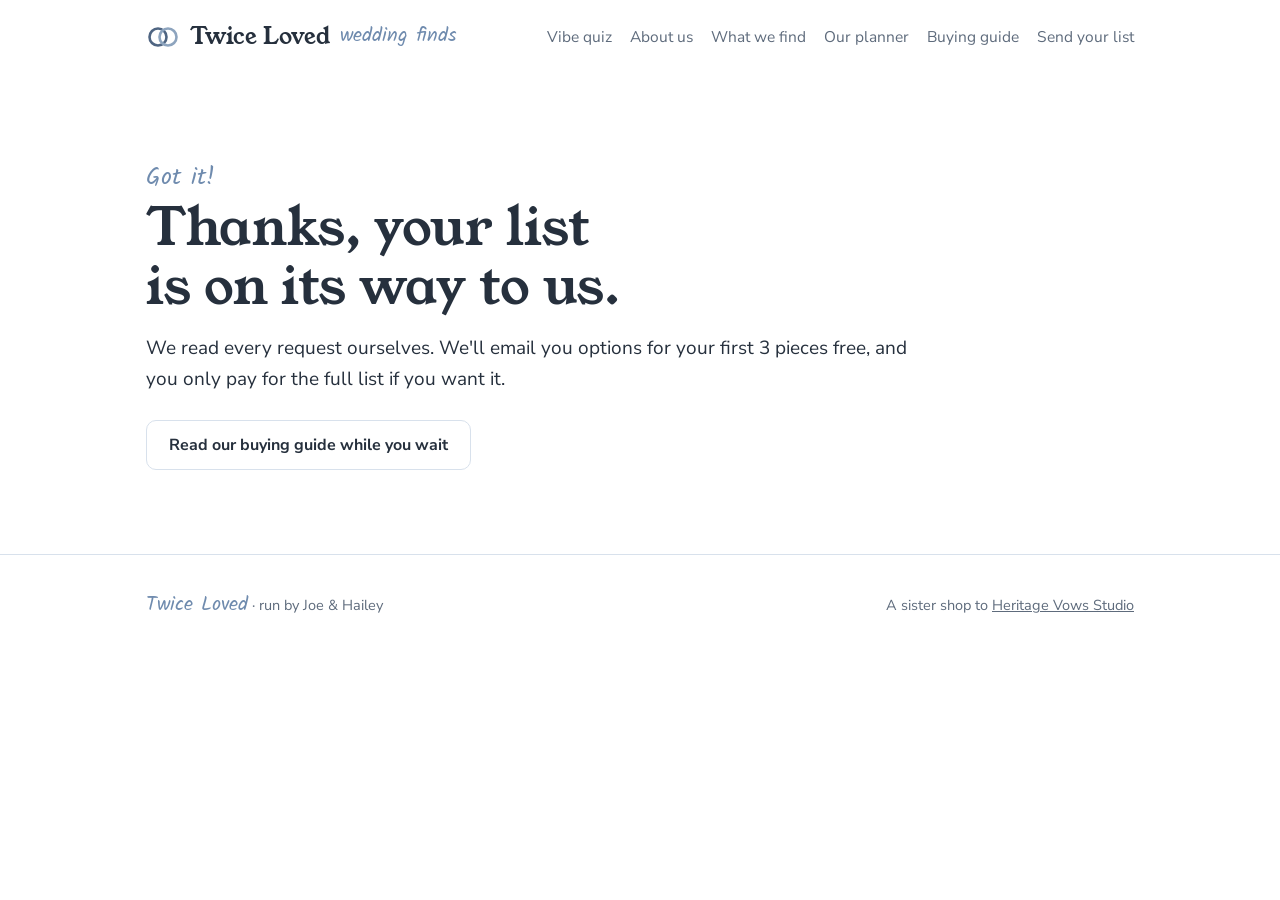
<file: thanks.html>
<!doctype html><html lang="en"><head><meta charset="utf-8"><meta name="viewport" content="width=device-width,initial-scale=1,viewport-fit=cover">
<title>Thanks! | Twice Loved</title><meta name="description" content="Thanks for sending your wishlist."><link rel="canonical" href="https://twicelovedweddings.com/thanks.html">
<meta property="og:title" content="Thanks! | Twice Loved"><meta property="og:description" content="Thanks for sending your wishlist."><meta property="og:image" content="https://twicelovedweddings.com/og.jpg">
<link rel="icon" href="favicon.svg" type="image/svg+xml"><link rel="preconnect" href="https://fonts.googleapis.com">
<link rel="preconnect" href="https://fonts.gstatic.com" crossorigin>
<link rel="stylesheet" href="https://fonts.googleapis.com/css2?family=Young+Serif&family=Nunito+Sans:opsz,wght@6..12,400;6..12,600;6..12,700&family=Kalam:wght@400;700&display=swap">
<style>
/* Layout: a personal letter from a newlywed couple. Wide hero with a handwritten wishlist card, a "meet us" note with a photo, then a loose grid of the decor we hunt for, steps, fees, and the wishlist form. */
:root {
  --paper: #FFFFFF;
  --wash: #EEF3F8;
  --ink: #26303D;
  --soft: #5E6B7C;
  --line: #D8E1EC;
  --green: #4F6582;
  --green-ink: #FFFFFF;
  --rose: #6F8BAE;
  --card: #FFFFFF;
  --tape: rgba(141,164,190,.32);
  --display: "Young Serif", Georgia, serif;
  --body: "Nunito Sans", "Segoe UI", system-ui, sans-serif;
  --hand: "Kalam", "Comic Sans MS", cursive;
}
@media (prefers-color-scheme: dark) {
  :root:not([data-theme="light"]) {
    --paper: #141922; --wash: #1B222D; --ink: #E9EEF5; --soft: #A9B5C6; --line: #2D3746;
    --green: #9FB6D3; --green-ink: #121B28; --rose: #B9CAE0; --card: #212937; --tape: rgba(159,182,211,.3);
    color-scheme: dark;
  }
}
:root[data-theme="dark"] {
  --paper: #141922; --wash: #1B222D; --ink: #E9EEF5; --soft: #A9B5C6; --line: #2D3746;
  --green: #9FB6D3; --green-ink: #121B28; --rose: #B9CAE0; --card: #212937; --tape: rgba(159,182,211,.3);
  color-scheme: dark;
}
* { box-sizing: border-box; }
body { background: var(--paper); color: var(--ink); font-family: var(--body); font-size: 17.5px; line-height: 1.65; margin: 0; }
.wrap { max-width: 1060px; margin: 0 auto; padding-inline: clamp(16px, 4vw, 36px); }
h1, h2, h3 { font-family: var(--display); font-weight: 400; line-height: 1.15; margin: 0; text-wrap: balance; }
h1 { font-size: clamp(38px, 6vw, 64px); }
h2 { font-size: clamp(28px, 4vw, 40px); }
h3 { font-size: 21px; }
p { margin: 0; }
a { color: inherit; }
.hand { font-family: var(--hand); }
:focus-visible { outline: 3px solid var(--rose); outline-offset: 3px; }

/* top */
.top { padding-block: 18px; }
.top .wrap { display: flex; justify-content: space-between; align-items: center; gap: 14px; flex-wrap: wrap; }
.logo { font-family: var(--display); font-size: 23px; text-decoration: none; display: flex; gap: 10px; align-items: center; }
.logo .hand { color: var(--rose); font-size: 20px; }
nav { display: flex; gap: 18px; flex-wrap: wrap; font-size: 15.5px; }
nav a { text-decoration: none; color: var(--soft); }
nav a:hover { color: var(--ink); }

/* hero */
.hero { padding-block: clamp(28px, 6vw, 72px) clamp(40px, 7vw, 88px); }
.hero .wrap { display: grid; grid-template-columns: 1.1fr .9fr; gap: clamp(28px, 5vw, 60px); align-items: center; }
.hero .hi { font-family: var(--hand); color: var(--rose); font-size: 24px; margin-bottom: 6px; }
.hero h1 .ul { background-image: linear-gradient(transparent 62%, var(--tape) 62%, var(--tape) 92%, transparent 92%); }
.hero .lede { margin-top: 18px; font-size: 19px; color: var(--soft); max-width: 33em; }
.ctas { display: flex; gap: 12px; flex-wrap: wrap; margin-top: 26px; align-items: center; }
.btn { display: inline-flex; align-items: center; gap: 8px; background: var(--green); color: var(--green-ink); font: 700 16px var(--body); padding: 13px 22px; border-radius: 10px; text-decoration: none; border: 0; cursor: pointer; }
.btn:hover { filter: brightness(1.07); }
.btn.quiet { background: transparent; color: var(--ink); border: 1.5px solid var(--line); }

/* wishlist card */
.note { position: relative; background: var(--card); border: 1px solid var(--line); border-radius: 4px; padding: 30px 28px 26px; transform: rotate(1.6deg); box-shadow: 0 1px 0 var(--line), 0 22px 40px -28px rgba(0,0,0,.45); max-width: 400px; justify-self: center; width: 100%; }
.note::before { content: ""; position: absolute; top: -12px; left: 50%; width: 110px; height: 26px; margin-left: -55px; background: var(--tape); transform: rotate(-3deg); }
.note h3 { font-family: var(--hand); font-weight: 700; font-size: 26px; color: var(--ink); }
.note ul, ul.note { list-style: none; padding: 0; margin: 14px 0 0; display: grid; gap: 8px; font-family: var(--hand); font-size: 20px; }
.note li, ul.note li { display: flex; gap: 10px; align-items: baseline; border-bottom: 1px dashed var(--line); padding-bottom: 6px; }
.note li .tick { color: var(--green); font-weight: 700; }
.note li .open { color: var(--soft); }
.note li .price { margin-left: auto; color: var(--rose); white-space: nowrap; }
.note small { display: block; margin-top: 12px; color: var(--soft); font-size: 13px; font-family: var(--body); }

/* sections */
section { padding-block: clamp(48px, 7vw, 84px); }
.head { display: grid; gap: 10px; max-width: 40em; margin-bottom: 32px; }
.head .hand { color: var(--rose); font-size: 22px; }
.head p { color: var(--soft); }

/* meet us */
.us { background: var(--wash); }
.us .wrap { display: grid; grid-template-columns: .8fr 1.2fr; gap: clamp(28px, 5vw, 56px); align-items: center; }
.polaroid { background: #FFFFFF; padding: 14px 14px 52px; box-shadow: 0 18px 36px -24px rgba(0,0,0,.5); transform: rotate(-2.5deg); max-width: 340px; width: 100%; justify-self: center; position: relative; }
.polaroid .pic { aspect-ratio: 4 / 5; max-width: 100%; background: #E6ECF3; display: grid; place-items: center; overflow: hidden; }
.polaroid .pic img { width: 100%; height: 100%; object-fit: cover; display: block; }
.polaroid .cap { position: absolute; left: 0; right: 0; bottom: 14px; text-align: center; font-family: var(--hand); font-size: 22px; color: #2B2B2B; }
.letter { display: grid; gap: 14px; max-width: 36em; }
.letter p { font-size: 18px; }
.sig { font-family: var(--hand); font-size: 30px; color: var(--rose); line-height: 1.2; }

/* finds */
.finds { display: grid; grid-template-columns: repeat(3, minmax(0, 1fr)); gap: 0; border-top: 1px solid var(--line); }
.find { padding: 22px 20px 22px 0; border-bottom: 1px solid var(--line); display: grid; gap: 4px; align-content: start; }
.find h3 { font-size: 19px; }
.find p { color: var(--soft); font-size: 15.5px; }
.also { margin-top: 22px; color: var(--soft); font-size: 16px; }
.also b { color: var(--ink); }

/* steps */
.steps { display: grid; grid-template-columns: repeat(3, minmax(0, 1fr)); gap: 28px; }
.step { display: grid; gap: 8px; align-content: start; }
.step .n { font-family: var(--hand); font-size: 40px; color: var(--rose); line-height: 1; }
.step p { color: var(--soft); font-size: 16px; }

/* fees */
.fees .box { border: 1.5px solid var(--line); border-radius: 14px; display: grid; grid-template-columns: 1fr 1fr 1.1fr; overflow: hidden; }
.fee { padding: 26px; display: grid; gap: 6px; align-content: start; border-right: 1.5px solid var(--line); }
.fee .amt { font-family: var(--display); font-size: 44px; line-height: 1; }
.fee p { color: var(--soft); font-size: 15.5px; }
.promise { padding: 26px; background: var(--wash); display: grid; gap: 6px; align-content: center; }
.promise .hand { font-size: 28px; color: var(--green); line-height: 1.1; }
.promise p { color: var(--soft); font-size: 15.5px; }

/* form */
.ask .wrap { display: grid; grid-template-columns: .8fr 1.2fr; gap: clamp(28px, 5vw, 56px); align-items: start; }
form { background: var(--card); border: 1px solid var(--line); border-radius: 14px; padding: clamp(18px, 3vw, 30px); display: grid; gap: 16px; min-width: 0; }
.row { display: grid; grid-template-columns: repeat(2, minmax(0, 1fr)); gap: 14px; }
.f { display: grid; gap: 6px; min-width: 0; }
label { font-weight: 700; font-size: 15px; }
.hint { font-weight: 400; color: var(--soft); font-size: 13.5px; }
input, textarea { width: 100%; font: 16px var(--body); color: var(--ink); background: var(--paper); border: 1.5px solid var(--line); border-radius: 9px; padding: 11px 13px; }
textarea { min-height: 130px; resize: vertical; }
input:focus, textarea:focus { border-color: var(--green); outline: none; }
.pick { display: flex; flex-wrap: wrap; gap: 10px; }
.pick label { font-weight: 600; display: flex; gap: 8px; align-items: center; border: 1.5px solid var(--line); border-radius: 9px; padding: 8px 14px; cursor: pointer; }
.pick input { width: auto; accent-color: var(--green); }
.small { font-size: 14px; color: var(--soft); }
.thanks { border: 2px dashed var(--green); border-radius: 14px; padding: 22px; display: grid; gap: 10px; }
.thanks .hand { font-size: 28px; color: var(--green); }
.hp { position: absolute; left: -9999px; }

/* faq */
.faq { display: grid; gap: 10px; max-width: 46em; }
details { border-bottom: 1px solid var(--line); padding: 12px 0; }
summary { cursor: pointer; font-weight: 700; }
details p { margin-top: 8px; color: var(--soft); }

footer { padding-block: 34px; border-top: 1px solid var(--line); color: var(--soft); font-size: 14.5px; }
footer .wrap { display: flex; justify-content: space-between; gap: 14px; flex-wrap: wrap; align-items: baseline; }
footer .hand { color: var(--rose); font-size: 20px; }

@media (max-width: 840px) {
  .hero .wrap, .us .wrap, .ask .wrap, #planner .wrap { grid-template-columns: 1fr !important; }
  .finds { grid-template-columns: repeat(2, minmax(0, 1fr)); }
  .steps { grid-template-columns: 1fr; gap: 20px; }
  .fees .box { grid-template-columns: 1fr; }
  .fee { border-right: 0; border-bottom: 1.5px solid var(--line); }
}
@media (max-width: 520px) {
  .finds { grid-template-columns: 1fr; }
  .row { grid-template-columns: 1fr; }
}
</style>
<style>.article { max-width: 44em; } .article h2 { margin-top: 40px; margin-bottom: 10px; font-size: clamp(24px,3.4vw,32px); } .article p, .article li { font-size: 18px; } .article ul { padding-left: 22px; display: grid; gap: 8px; } .article p + p { margin-top: 12px; }</style>
</head><body>
<header class="top"><div class="wrap"><a class="logo" href="/"><svg width="34" height="22" viewBox="0 0 34 22" aria-hidden="true" style="flex:none"><circle cx="12" cy="11" r="8.5" fill="none" stroke="#4F6582" stroke-width="2.6"/><circle cx="22" cy="11" r="8.5" fill="none" stroke="#8DA4BE" stroke-width="2.6"/></svg>Twice Loved <span class="hand">wedding finds</span></a><nav aria-label="Sections"><a href="/quiz.html">Vibe quiz</a><a href="/#us">About us</a><a href="/#finds">What we find</a><a href="/#planner">Our planner</a><a href="/guide.html">Buying guide</a><a href="/#ask">Send your list</a></nav></div></header>
<main><section><div class="wrap"><div class="article"><p class="hand" style="color:var(--rose);font-size:24px">Got it!</p><h1 style="font-size:clamp(34px,5vw,52px)">Thanks, your list is on its way to us.</h1>
<p style="margin-top:16px;font-size:19px">We read every request ourselves. We'll email you options for your first 3 pieces free, and you only pay for the full list if you want it.</p>
<p style="margin-top:24px"><a class="btn quiet" href="/guide.html">Read our buying guide while you wait</a></p></div></div></section></main>
<footer><div class="wrap"><span><span class="hand">Twice Loved</span> · run by Joe &amp; Hailey</span><span>A sister shop to <a href="https://www.etsy.com/shop/HeritageVowsStudio" target="_blank" rel="noopener">Heritage Vows Studio</a></span></div></footer>
</body></html>
</file>
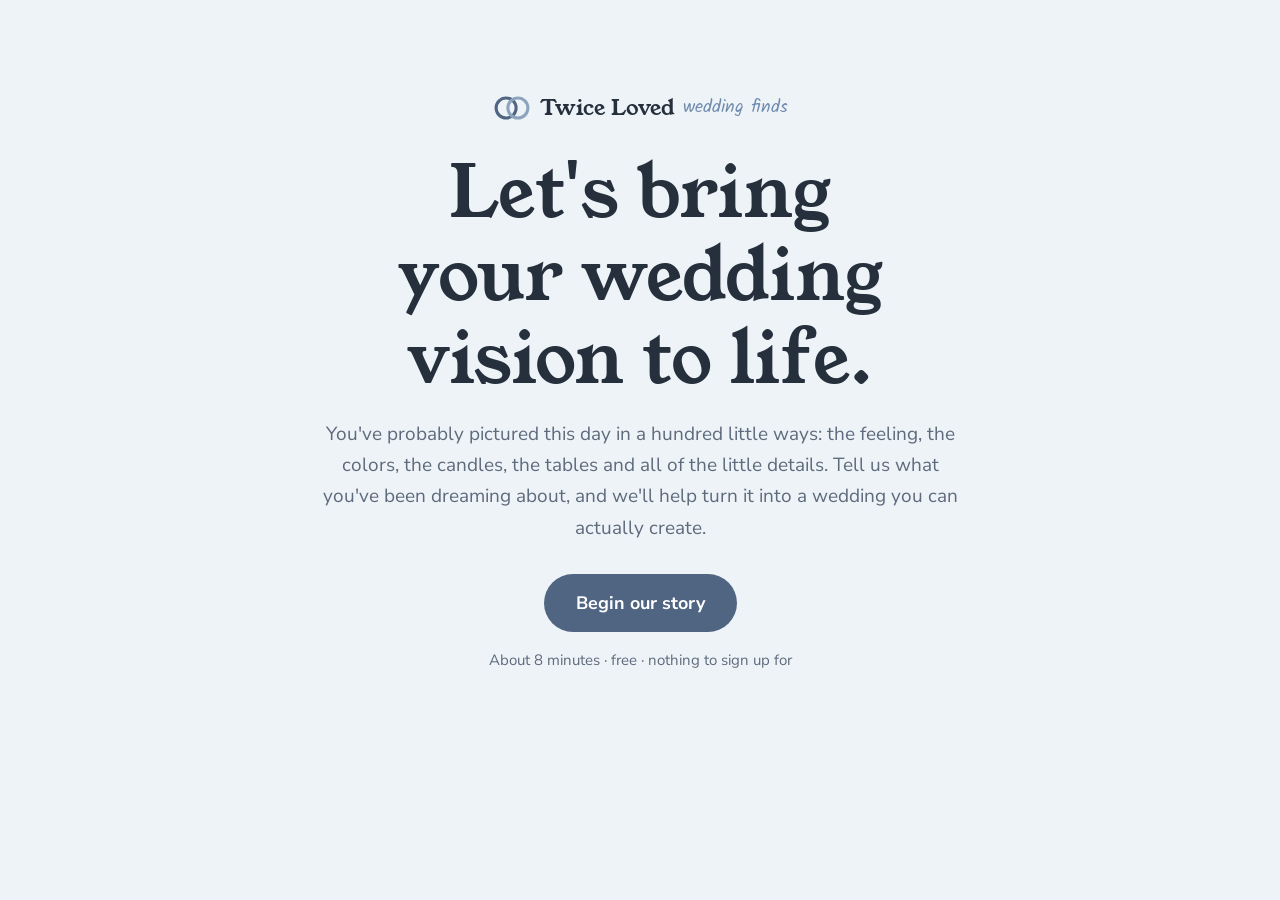
<file: wedding.html>
<!doctype html><html lang="en" data-theme="light"><head><meta charset="utf-8"><meta name="viewport" content="width=device-width,initial-scale=1,viewport-fit=cover">
<title>Build Your Wedding Vision | Twice Loved</title>
<meta name="description" content="Tell us the wedding you've been dreaming of. We'll turn it into a beautiful vision and a plan you can actually afford.">
<link rel="canonical" href="https://twicelovedweddings.com/wedding.html">
<meta property="og:title" content="Build your wedding vision | Twice Loved"><meta property="og:description" content="Tell us the wedding you've been dreaming of. We'll help you bring it to life, beautifully and within your budget."><meta property="og:image" content="https://twicelovedweddings.com/og.jpg">
<link rel="icon" href="favicon.svg" type="image/svg+xml">
<link rel="preconnect" href="https://fonts.googleapis.com"><link rel="preconnect" href="https://fonts.gstatic.com" crossorigin>
<link rel="stylesheet" href="https://fonts.googleapis.com/css2?family=Young+Serif&family=Nunito+Sans:opsz,wght@6..12,400;6..12,600;6..12,700&family=Kalam&family=Pinyon+Script&display=swap">
<link rel="stylesheet" href="css/tl.css">
<style>
body { background:var(--wash) }
.stage { min-height:100vh; display:flex; flex-direction:column }
.bar { position:sticky; top:0; z-index:5; background:rgba(238,243,248,.92); backdrop-filter:blur(6px); padding:12px 0 }
.bar .wrap { display:flex; align-items:center; gap:16px }
.prog { flex:1; height:6px; background:var(--line); border-radius:9px; overflow:hidden } .prog i { display:block; height:100%; width:0; background:var(--blue); transition:width .4s }
.chapter { font-size:13px; font-weight:700; letter-spacing:.14em; text-transform:uppercase; color:var(--soft); white-space:nowrap }
.screen { display:none; padding:34px 0 120px } .screen.on { display:block; animation:rin .5s ease both }
.screen h2 { margin-top:6px } .screen .lead { color:var(--soft); margin:10px 0 24px; font-size:18px; max-width:38em }
.box { background:#fff; border:1px solid var(--line); border-radius:20px; padding:clamp(18px,4vw,32px); display:grid; gap:20px }
.reflect { background:#fff; border-left:4px solid var(--blue2); border-radius:12px; padding:12px 16px; font-family:var(--hand); color:var(--blue); font-size:18px; margin-bottom:18px }
.reflect:empty { display:none }
.words { display:grid; gap:6px } .words label { font-weight:700; font-size:15px }
.nav { position:fixed; left:0; right:0; bottom:0; background:rgba(255,255,255,.95); border-top:1px solid var(--line); padding:12px 0; z-index:6 }
.nav .narrow { display:flex; justify-content:space-between; gap:10px; align-items:center }
.intro { text-align:center; padding:clamp(40px,10vh,110px) 0 }
.intro h1 { font-size:clamp(40px,7vw,72px) } .intro p { color:var(--soft); font-size:19px; max-width:34em; margin:18px auto 30px }
.qv { display:grid; gap:12px } .qv button { text-align:left; background:#fff; border:2px solid var(--line); border-radius:16px; padding:18px 20px; font:600 18px var(--body); color:var(--ink); cursor:pointer; display:flex; gap:14px; align-items:center }
.qv button:hover { border-color:var(--blue2) } .qv .dots { display:flex; gap:4px; flex:none } .qv .dots b { width:18px; height:18px; border-radius:50%; border:1px solid rgba(0,0,0,.08) }
.custom { display:grid; grid-template-columns:repeat(auto-fit,minmax(150px,1fr)); gap:12px }
.custom label { display:grid; gap:6px; font-weight:700; font-size:14px } .custom .cp { display:flex; gap:8px; align-items:center }
.custom input[type=color] { width:44px; height:40px; border:1px solid var(--line); border-radius:8px; background:#fff; padding:2px }
.dna { display:grid; grid-template-columns:repeat(auto-fit,minmax(200px,1fr)); gap:10px }
.dna div { background:var(--wash); border-radius:12px; padding:12px 14px } .dna b { display:block; font-size:12px; letter-spacing:.12em; text-transform:uppercase; color:var(--soft) }
.err { color:#9A3B3B; font-size:14.5px; min-height:1.2em }
.skip { background:none; border:0; color:var(--soft); text-decoration:underline; cursor:pointer; font:600 15px var(--body) }
</style></head><body>
<div class="stage">
<div class="bar" id="bar" hidden><div class="wrap"><a class="logo" href="/" aria-label="Twice Loved home"><svg width="34" height="22" viewBox="0 0 34 22" aria-hidden="true"><circle cx="12" cy="11" r="8.5" fill="none" stroke="#4F6582" stroke-width="2.6"/><circle cx="22" cy="11" r="8.5" fill="none" stroke="#8DA4BE" stroke-width="2.6"/></svg></a><div class="prog"><i id="pf"></i></div><span class="chapter" id="chap"></span></div></div>

<main class="narrow">
<!-- 0 intro -->
<section class="screen on intro" data-chap="">
  <a class="logo" href="/" style="justify-content:center;margin-bottom:26px"><svg width="40" height="26" viewBox="0 0 34 22" aria-hidden="true"><circle cx="12" cy="11" r="8.5" fill="none" stroke="#4F6582" stroke-width="2.6"/><circle cx="22" cy="11" r="8.5" fill="none" stroke="#8DA4BE" stroke-width="2.6"/></svg>Twice Loved <span class="hand">wedding finds</span></a>
  <h1>Let's bring your wedding vision to life.</h1>
  <p>You've probably pictured this day in a hundred little ways: the feeling, the colors, the candles, the tables and all of the little details. Tell us what you've been dreaming about, and we'll help turn it into a wedding you can actually create.</p>
  <button class="btn big" type="button" data-go="1">Begin our story</button>
  <p style="font-size:15px;margin-top:16px">About 8 minutes · free · nothing to sign up for</p>
</section>

<!-- 1 their day -->
<section class="screen" data-chap="Your day">
  <p class="kick">chapter one</p><h2>First, tell us about your day.</h2><p class="lead">The practical bits, so everything we suggest fits your date, your place and your budget.</p>
  <div class="box">
    <div class="row2"><div class="field"><label class="lab" for="n1">Your name</label><input type="text" id="n1" autocomplete="given-name" required></div><div class="field"><label class="lab" for="n2">Your partner's name</label><input type="text" id="n2"></div></div>
    <div class="row2"><div class="field"><label class="lab" for="em">Email <span class="hint">(we'll send your vision here)</span></label><input type="email" id="em" autocomplete="email" required></div><div class="field"><label class="lab" for="dt">Wedding date <span class="hint">(a guess is fine)</span></label><input type="date" id="dt"></div></div>
    <div class="row3"><div class="field"><label class="lab" for="loc">City and state</label><input type="text" id="loc" placeholder="New Haven, CT" required></div><div class="field"><label class="lab" for="zip">ZIP code</label><input type="text" id="zip" inputmode="numeric" maxlength="10" placeholder="06510"></div>
      <div class="field"><label class="lab" for="rad">How far would you drive for a great find?</label><select id="rad"><option value="10">10 miles</option><option value="25" selected>25 miles</option><option value="50">50 miles</option><option value="100">100 miles</option><option value="0">Shipping only</option></select></div></div>
    <div class="field"><label class="lab" for="ven">Venue <span class="hint">(if you know it)</span></label><input type="text" id="ven" placeholder="e.g. Lakeside Inn"></div>
    <div class="row3"><div class="field"><label class="lab" for="gu">About how many guests?</label><input type="number" id="gu" min="2" max="1000" inputmode="numeric" placeholder="120" required></div>
      <div class="field"><label class="lab" for="db">Decor budget <span class="hint">($)</span></label><input type="number" id="db" min="0" step="50" inputmode="numeric" placeholder="3000" required></div>
      <div class="field"><label class="lab" for="sp">Already spent on decor <span class="hint">($, optional)</span></label><input type="number" id="sp" min="0" step="25" inputmode="numeric" placeholder="0"></div></div>
    <div class="field"><label class="lab" for="tb">Whole wedding budget <span class="hint">(optional, helps us read the room)</span></label><input type="number" id="tb" min="0" step="500" inputmode="numeric" placeholder="20000"></div>
    <div class="field"><span class="lab">Does your venue already provide any of these?</span><div class="chips" id="vp"></div></div>
    <p class="err" id="e1"></p>
  </div>
</section>

<!-- 2 quick visions -->
<section class="screen" data-chap="Discover">
  <p class="kick">a little game</p><h2>Which one feels more like your wedding?</h2><p class="lead">Don't overthink it. Go with your heart. Already know your style? <button class="skip" type="button" data-go="3">Skip this</button></p>
  <div class="qv" id="qv"></div>
</section>

<!-- 3 feeling -->
<section class="screen" data-chap="The feeling">
  <p class="kick">chapter two</p><h2>When you picture your wedding day, what does it feel like?</h2><p class="lead">Pick as many as feel true.</p>
  <div class="reflect" data-reflect></div>
  <div class="box"><div class="chips" id="feel"></div><div class="words"><label for="w_feel">Or say it in your own words</label><input type="text" id="w_feel" placeholder="like a warm summer night with everyone we love"></div></div>
</section>

<!-- 4 setting -->
<section class="screen" data-chap="The setting">
  <p class="kick">chapter three</p><h2>Where does your love story come to life?</h2><p class="lead">Pick the one closest to your venue, or a couple if you're still deciding.</p>
  <div class="reflect" data-reflect></div>
  <div class="cards" id="set"></div>
</section>

<!-- 5 colors -->
<section class="screen" data-chap="Color story">
  <p class="kick">chapter four</p><h2>What colors do you see woven through your day?</h2><p class="lead">Choose a color story, then make it yours.</p>
  <div class="reflect" data-reflect></div>
  <div class="box"><div class="cards" id="pal"></div>
    <details><summary style="cursor:pointer;font-weight:700">Make it exactly yours (custom colors)</summary><div class="custom" id="custom" style="margin-top:14px"></div></details></div>
</section>

<!-- 6-10 the day -->
<section class="screen" data-chap="Guests arrive" data-day="arrive"></section>
<section class="screen" data-chap="The ceremony" data-day="ceremony"></section>
<section class="screen" data-chap="Cocktail hour" data-day="cocktail"></section>
<section class="screen" data-chap="The reception" data-day="reception"></section>
<section class="screen" data-chap="The details" data-day="details"></section>

<!-- 11 not you -->
<section class="screen" data-chap="Not you">
  <p class="kick">just as important</p><h2>What doesn't feel like you?</h2><p class="lead">We'll keep these out of everything we suggest.</p>
  <div class="box"><div class="chips" id="no"></div><div class="words"><label for="w_no">Anything else to avoid?</label><input type="text" id="w_no" placeholder="nothing too matchy, no pink"></div></div>
</section>

<!-- 12 review -->
<section class="screen" data-chap="Your Wedding DNA">
  <p class="kick">we hear you</p><h2>Here's what you've shared with us.</h2>
  <p class="lead" id="story"></p>
  <div class="box"><div class="dna" id="dna"></div><p class="soft" style="font-size:15px">Something not right? Go back and change it. Your answers are saved as you go.</p></div>
  <form name="wedding-dna" method="POST" data-netlify="true" netlify-honeypot="company" id="dnaForm" hidden>
    <input type="hidden" name="form-name" value="wedding-dna"><input name="company"><input name="name"><input name="partner"><input name="email"><input name="wedding_date"><input name="location"><input name="zip"><input name="radius"><input name="venue"><input name="guests"><input name="decor_budget"><textarea name="summary"></textarea><textarea name="dna_json"></textarea><input name="reveal_link">
  </form>
</section>
</main>

<div class="nav" id="nav" hidden><div class="narrow"><button class="btn ghost" type="button" id="back">Back</button><span class="err" id="navErr"></span><button class="btn" type="button" id="next">Continue</button></div></div>
</div>

<script src="js/tl-engine.js"></script>
<script>
(function () {
  var TL = window.TL, $ = function (id) { return document.getElementById(id); };
  var screens = [].slice.call(document.querySelectorAll('.screen')), cur = 0, A = TL.load('tl_answers') || {}, quickPath = [];
  function chip(name, val, type, cls) { return '<label class="chip' + (cls ? ' ' + cls : '') + '"><input type="' + (type || 'checkbox') + '" name="' + name + '" value="' + val.replace(/"/g, '&quot;') + '"><span>' + val + '</span></label>'; }
  // render option lists
  $('vp').innerHTML = ['Tables + chairs', 'Linens', 'Plates + flatware', 'Glassware', 'Centerpieces', 'Lighting', 'Arch or arbor', 'Candles'].map(function (v) { return chip('vp', v); }).join('');
  $('feel').innerHTML = TL.FEELINGS.map(function (v) { return chip('feel', v); }).join('');
  $('set').innerHTML = TL.SETTINGS.map(function (s) { return '<label class="card"><input type="checkbox" name="set" value="' + s[0] + '"><span class="in"><h4>' + s[0] + '</h4><p>' + s[1] + '</p></span></label>'; }).join('');
  $('pal').innerHTML = TL.PALETTES.map(function (p) { return '<label class="card"><input type="radio" name="pal" value="' + p.id + '"><span class="in"><span class="sw"><b style="background:' + p.main[1] + '"></b><b style="background:' + p.second[1] + '"></b><b style="background:' + p.neutral[1] + '"></b><b style="background:' + p.metal[1] + '"></b></span><h4>' + p.name + '</h4></span></label>'; }).join('');
  $('custom').innerHTML = [['main', 'Main color'], ['second', 'Second color'], ['neutral', 'Neutral'], ['metal', 'Metallic / accent']].map(function (c) { return '<label>' + c[1] + '<span class="cp"><input type="color" id="c_' + c[0] + '"><input type="text" id="cn_' + c[0] + '" placeholder="name it"></span></label>'; }).join('');
  $('no').innerHTML = TL.DISLIKES.map(function (v) { return chip('no', v, 'checkbox', 'no'); }).join('');
  document.querySelectorAll('[data-day]').forEach(function (s) { var k = s.dataset.day, D = TL.DAY[k];
    s.innerHTML = '<p class="kick">walk through your day</p><h2>' + D.q + '</h2><p class="lead">Tap everything you can see. Leave anything you don’t need.</p><div class="reflect" data-reflect></div><div class="box"><div class="chips">' + D.o.map(function (v) { return chip('day_' + k, v); }).join('') + '</div>' +
      (k === 'reception' ? '<div class="field"><span class="lab">Guests per table</span><div class="chips">' + ['6', '8', '10', '12'].map(function (v) { return chip('per', v, 'radio'); }).join('') + '</div></div>' : '') +
      '<div class="words"><label for="w_' + k + '">In your own words</label><input type="text" id="w_' + k + '" placeholder="anything we missed"></div></div>'; });
  // palette fills custom pickers
  document.querySelectorAll('input[name=pal]').forEach(function (r) { r.addEventListener('change', function () { var p = TL.PALETTES.filter(function (x) { return x.id === r.value; })[0]; ['main', 'second', 'neutral', 'metal'].forEach(function (k) { $('c_' + k).value = p[k][1].length === 7 ? p[k][1] : '#ffffff'; $('cn_' + k).value = p[k][0]; }); }); });
  // quick visions
  function renderQV(round, opts) { $('qv').innerHTML = opts.map(function (o, i) { var p = TL.PALETTES.filter(function (x) { return x.id === o.pal; })[0]; return '<button type="button" data-i="' + i + '">' + (p ? '<span class="dots"><b style="background:' + p.main[1] + '"></b><b style="background:' + p.second[1] + '"></b><b style="background:' + p.metal[1] + '"></b></span>' : '') + o.t + '</button>'; }).join('');
    [].forEach.call($('qv').querySelectorAll('button'), function (b) { b.onclick = function () { var o = opts[+b.dataset.i]; quickPath.push(o); if (round === 0) { var key = o.tags.indexOf('coastal') > -1 ? 'coastal' : o.tags.indexOf('garden') > -1 ? 'garden' : 'formal'; if (o.pal) { var r = document.querySelector('input[name=pal][value="' + o.pal + '"]'); if (r) { r.checked = true; r.dispatchEvent(new Event('change')); } } renderQV(1, TL.QUICK[1][key]); } else { go(3); } }; }); }
  renderQV(0, TL.QUICK[0]);
  // collect
  function vals(n) { return [].map.call(document.querySelectorAll('input[name="' + n + '"]:checked'), function (x) { return x.value; }); }
  function collect() {
    var day = {}; Object.keys(TL.DAY).forEach(function (k) { day[k] = vals('day_' + k); });
    var colors = null; if ($('cn_main').value) colors = { main: [$('cn_main').value, $('c_main').value], second: [$('cn_second').value || 'Ivory', $('c_second').value], neutral: [$('cn_neutral').value || 'White', $('c_neutral').value], metal: [$('cn_metal').value || 'Silver', $('c_metal').value] };
    var words = {}; ['feel', 'no'].concat(Object.keys(TL.DAY)).forEach(function (k) { var el = $('w_' + k); if (el && el.value.trim()) words[k] = el.value.trim(); });
    var qt = []; quickPath.forEach(function (o) { qt = qt.concat(o.tags); });
    A = { name1: $('n1').value.trim(), name2: $('n2').value.trim(), email: $('em').value.trim(), date: $('dt').value, location: $('loc').value.trim(), zip: $('zip').value.trim(), radius: $('rad').value, venue: $('ven').value.trim(),
      guests: $('gu').value, decorBudget: $('db').value, spent: $('sp').value, totalBudget: $('tb').value, venueProvides: vals('vp'), feelings: vals('feel'), settings: vals('set'), palette: (vals('pal')[0] || ''), colors: colors,
      day: day, perTable: vals('per')[0] || 8, tableShape: day.reception.indexOf('Long tables') > -1 ? 'long' : day.reception.indexOf('Round tables') > -1 ? 'round' : '', dislikes: vals('no'), dislikeText: (words.no || ''), words: words, quickTags: qt, quick: quickPath.map(function (o) { return o.t; }) };
    TL.save('tl_answers', A); return A;
  }
  function restore() { if (!A || !A.email && !A.name1) return; var set = function (id, v) { if (v != null && $(id)) $(id).value = v; };
    set('n1', A.name1); set('n2', A.name2); set('em', A.email); set('dt', A.date); set('loc', A.location); set('zip', A.zip); set('rad', A.radius); set('ven', A.venue); set('gu', A.guests); set('db', A.decorBudget); set('sp', A.spent); set('tb', A.totalBudget);
    var tick = function (n, arr) { (arr || []).forEach(function (v) { var el = document.querySelector('input[name="' + n + '"][value="' + String(v).replace(/"/g, '\\"') + '"]'); if (el) el.checked = true; }); };
    tick('vp', A.venueProvides); tick('feel', A.feelings); tick('set', A.settings); tick('pal', [A.palette]); tick('no', A.dislikes); tick('per', [A.perTable]); Object.keys(A.day || {}).forEach(function (k) { tick('day_' + k, A.day[k]); });
    Object.keys(A.words || {}).forEach(function (k) { set('w_' + k, A.words[k]); }); if (A.colors) ['main', 'second', 'neutral', 'metal'].forEach(function (k) { set('c_' + k, A.colors[k][1]); set('cn_' + k, A.colors[k][0]); }); }
  restore();
  // validation
  function check(n) { var s = screens[n], msg = '';
    if (n === 1) { if (!$('n1').value.trim()) msg = 'What should we call you?'; else if (!/^\S+@\S+\.\S+$/.test($('em').value)) msg = 'We need an email to send your vision.'; else if (!$('loc').value.trim()) msg = 'Where is the wedding? A city is enough.'; else if (!(+$('gu').value > 0)) msg = 'About how many guests?'; else if (!(+$('db').value > 0)) msg = 'Roughly what can you spend on decor? A guess is fine.'; }
    if (n === 3 && !vals('feel').length && !$('w_feel').value.trim()) msg = 'Pick at least one feeling, or tell us in your own words.';
    if (n === 5 && !vals('pal').length && !$('cn_main').value) msg = 'Choose a color story, or make your own.';
    $('navErr').textContent = msg; return !msg; }
  function go(n) { if (n > cur && !check(cur)) return; collect(); cur = Math.max(0, Math.min(n, screens.length - 1));
    screens.forEach(function (s, i) { s.classList.toggle('on', i === cur); });
    var started = cur > 0; $('bar').hidden = !started; $('nav').hidden = !started || cur === 2; $('pf').style.width = Math.round(cur / (screens.length - 1) * 100) + '%'; $('chap').textContent = screens[cur].dataset.chap || '';
    $('back').style.visibility = cur > 1 ? 'visible' : 'hidden'; $('next').textContent = cur === screens.length - 1 ? 'See my wedding' : 'Continue';
    var d = TL.buildDNA(A); var r = TL.reflect(d); document.querySelectorAll('[data-reflect]').forEach(function (el) { el.textContent = r; });
    if (cur === screens.length - 1) review(d); window.scrollTo(0, 0); }
  document.querySelectorAll('[data-go]').forEach(function (b) { b.onclick = function () { go(+b.dataset.go); }; });
  $('back').onclick = function () { go(cur === 3 ? 2 : cur - 1); };
  $('next').onclick = function () { if (cur === screens.length - 1) finish(); else go(cur + 1); };
  function review(d) {
    $('story').textContent = TL.narrative(d);
    var rows = [['Names', d.names.filter(Boolean).join(' & ')], ['Date', d.date ? new Date(d.date + 'T12:00:00').toLocaleDateString('en-US', { month: 'long', day: 'numeric', year: 'numeric' }) + (d.season ? ' · ' + d.season : '') : 'Not set yet'], ['Where', d.location + (d.zip ? ' ' + d.zip : '')],
      ['Setting', d.settings.join(', ') || '—'], ['Colors', d.paletteName], ['Mood', d.feelings.slice(0, 4).join(', ') || '—'], ['Formality', d.formality], ['Guests', d.guests + ' · about ' + TL.qty(d).tables + ' tables'],
      ['Decor budget', TL.money(d.budget.decor) + (d.budget.spent ? ' (' + TL.money(d.budget.spent) + ' spent)' : '')], ['Avoid', d.dislikes.join(', ') || (d.dislikeText || 'Nothing yet')]];
    $('dna').innerHTML = rows.map(function (r) { var x = document.createElement('div'); x.innerHTML = '<b></b><span></span>'; x.children[0].textContent = r[0]; x.children[1].textContent = r[1]; return x.outerHTML; }).join(''); }
  function finish() {
    var d = TL.buildDNA(collect()); TL.save('tl_dna', d); var enc = TL.enc(A); var link = location.origin + '/reveal.html#a=' + enc;
    var f = $('dnaForm'); var put = function (n, v) { f.elements[n].value = v || ''; };
    put('name', A.name1); put('partner', A.name2); put('email', A.email); put('wedding_date', A.date); put('location', A.location); put('zip', A.zip); put('radius', A.radius); put('venue', A.venue); put('guests', A.guests); put('decor_budget', A.decorBudget);
    put('summary', TL.narrative(d) + '\nColors: ' + d.paletteName + '\nSetting: ' + d.settings.join(', ') + '\nMood: ' + d.feelings.join(', ') + '\nFormality: ' + d.formality + '\nAvoid: ' + d.dislikes.join(', ') + ' ' + d.dislikeText + '\nWeeks to go: ' + (d.weeks == null ? '?' : d.weeks));
    put('dna_json', JSON.stringify(A)); put('reveal_link', link);
    $('next').disabled = true; $('next').textContent = 'Bringing it to life…';
    var done = function () { location.href = 'reveal.html#a=' + enc; };
    fetch('/', { method: 'POST', headers: { 'Content-Type': 'application/x-www-form-urlencoded' }, body: new URLSearchParams(new FormData(f)).toString() }).then(done, done);
  }
})();
</script>
</body></html>
</file>
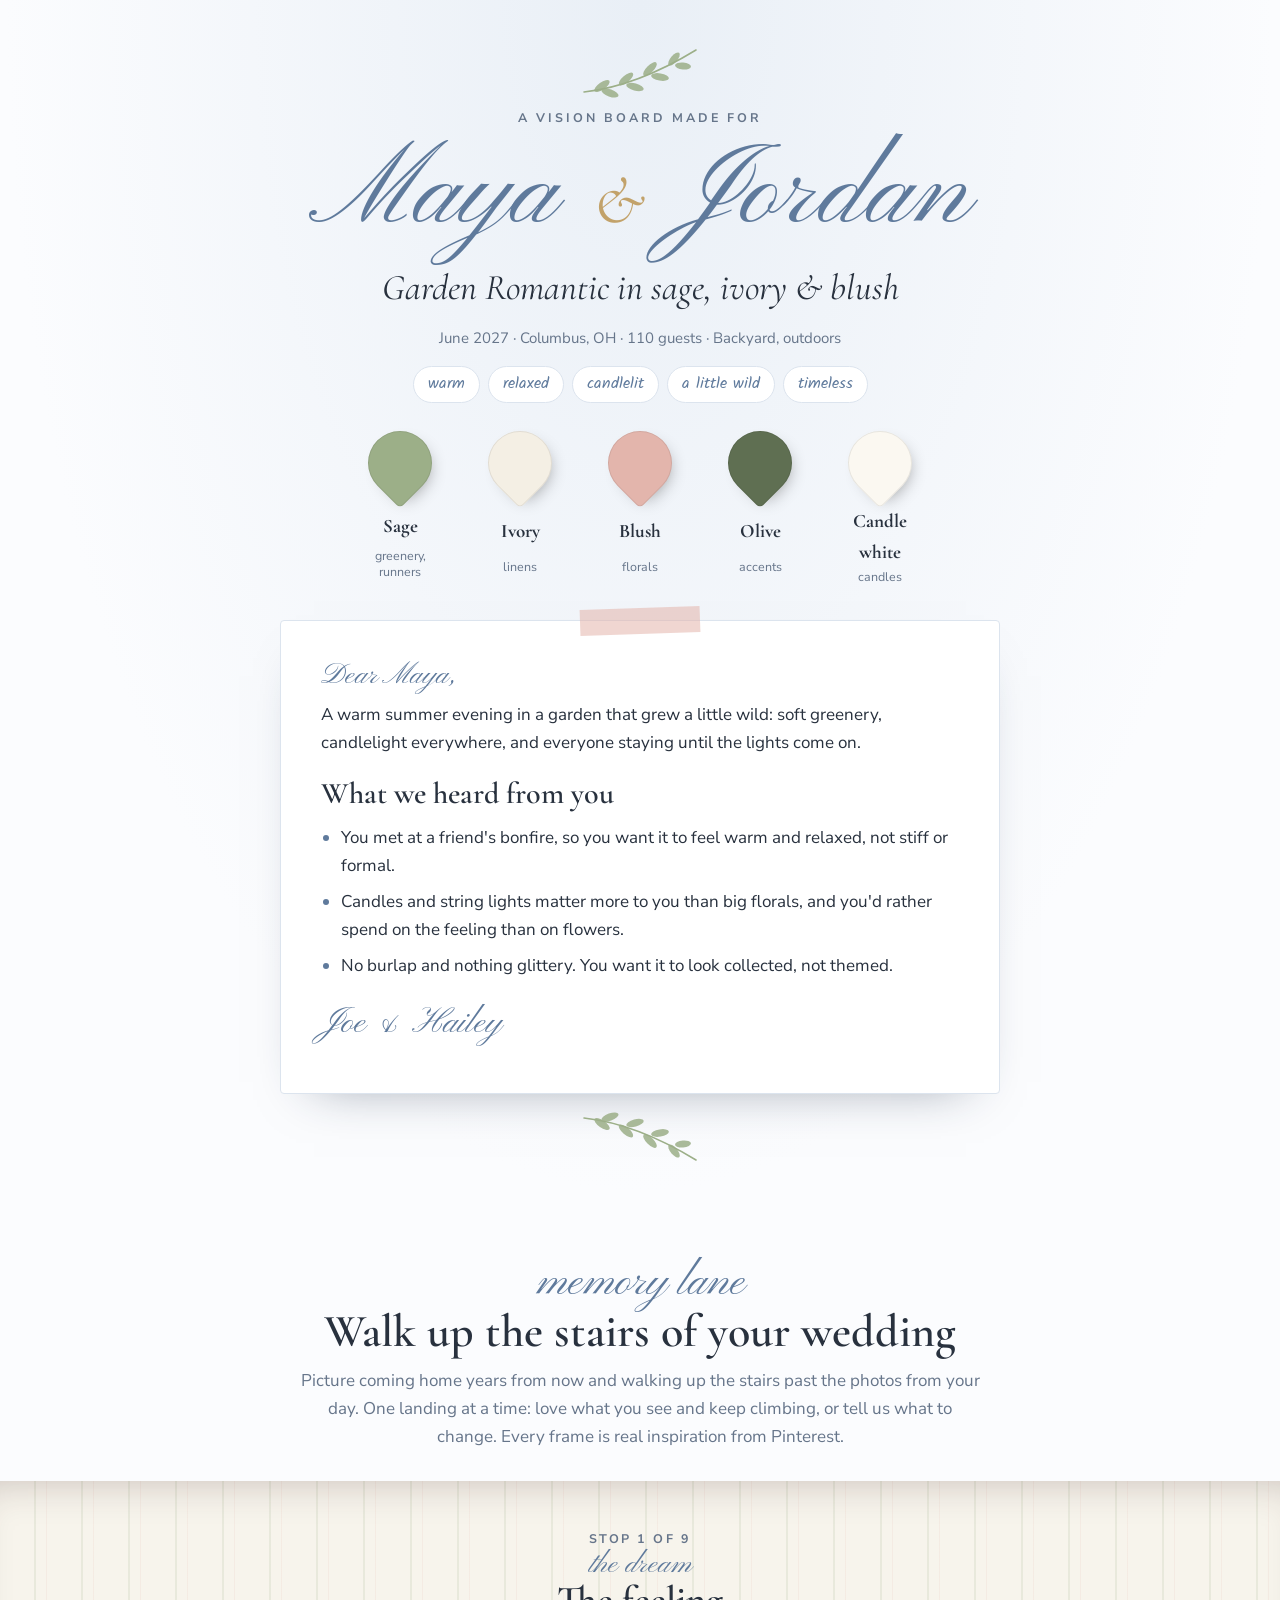
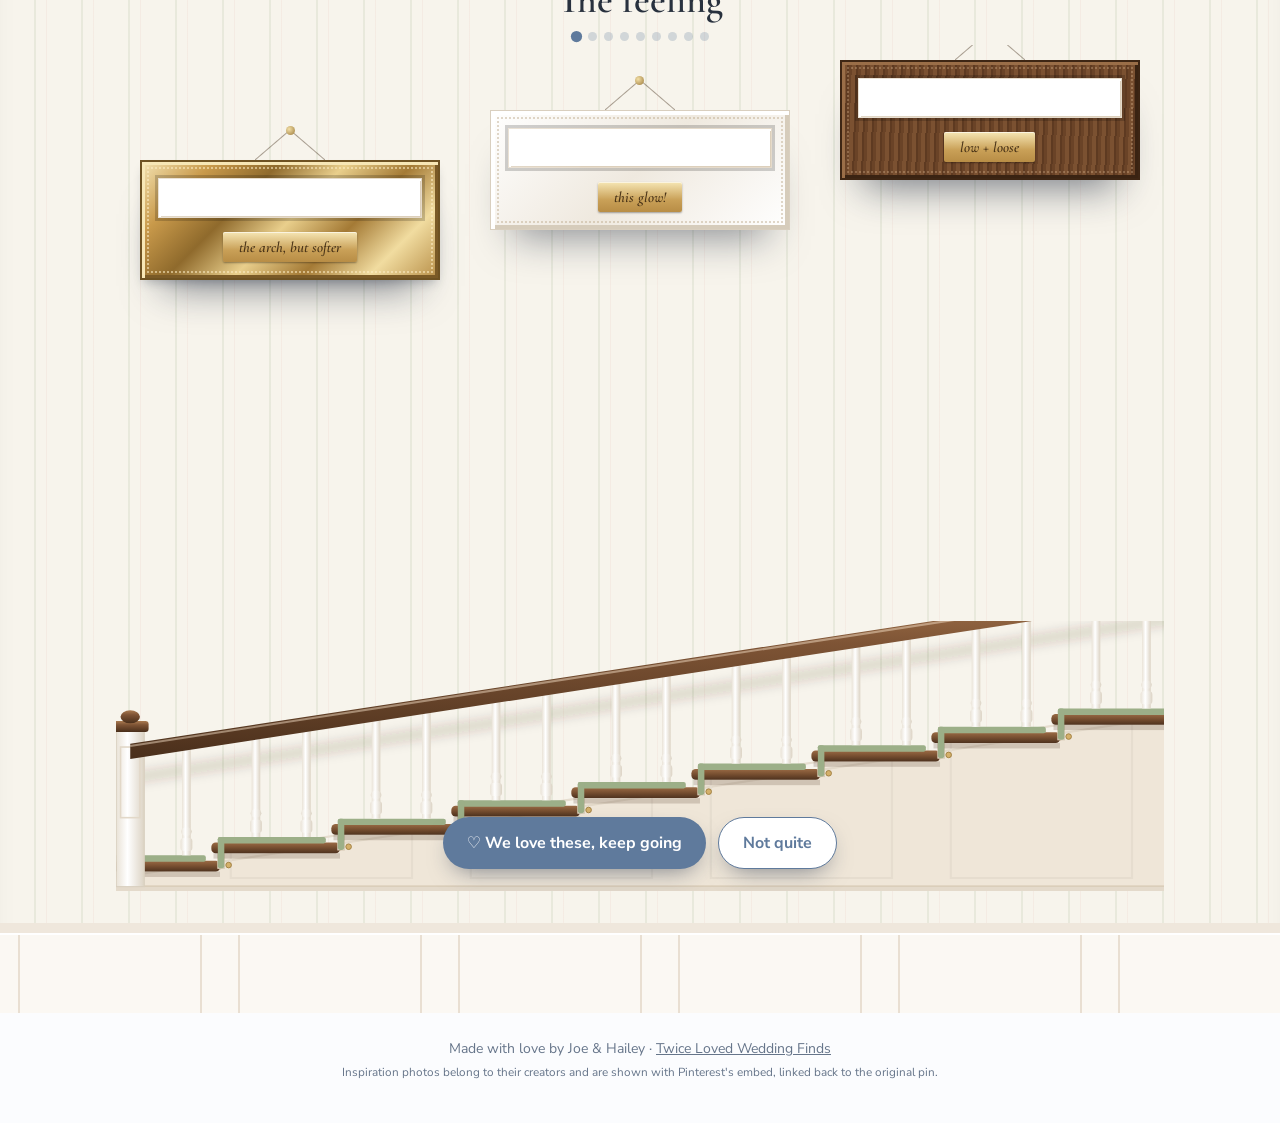
<file: board/maya-jordan-sample.html>
<!doctype html><html lang="en" data-theme="light" style="color-scheme:light"><head><meta charset="utf-8"><meta name="viewport" content="width=device-width,initial-scale=1,viewport-fit=cover">
<meta name="robots" content="noindex,nofollow"><title>Maya &amp; Jordan · Vision Board · Twice Loved</title>
<meta name="description" content="A vision board made for Maya &amp; Jordan by Joe &amp; Hailey at Twice Loved.">
<link rel="icon" href="/favicon.svg" type="image/svg+xml"><link rel="preconnect" href="https://fonts.googleapis.com"><link rel="preconnect" href="https://fonts.gstatic.com" crossorigin>
<link rel="stylesheet" href="https://fonts.googleapis.com/css2?family=Pinyon+Script&family=Cormorant+Garamond:ital,wght@0,500;0,600;1,500&family=Nunito+Sans:opsz,wght@6..12,400;6..12,600;6..12,700&family=Kalam&display=swap">
<style>
:root { --paper:#FBFCFE; --blush:#E9EFF6; --blush2:#D6E1EE; --rose:#5F7A9C; --rose-ink:#FFFFFF; --ink:#28313E; --soft:#66758A; --gold:#C2A26A; --line:#DCE4EE; --card:#FFFFFF;
  --c1:#9CAF88; --c2:#F4EFE4; --c3:#E3B5AC; --c4:#5F6F52;
  --script:"Pinyon Script", cursive; --serif:"Cormorant Garamond", Georgia, serif; --body:"Nunito Sans", system-ui, sans-serif; --hand:"Kalam", cursive; }
@media (prefers-color-scheme: dark) { :root:not([data-theme="light"]) { --paper:#1E1718; --blush:#2A1F21; --blush2:#3A2A2D; --rose:#AFC2DA; --rose-ink:#2A1416; --ink:#F6E9E7; --soft:#C9AFB0; --line:#3E2E31; --card:#261C1E; color-scheme:dark; } }
:root[data-theme="dark"] { --paper:#1E1718; --blush:#2A1F21; --blush2:#3A2A2D; --rose:#AFC2DA; --rose-ink:#2A1416; --ink:#F6E9E7; --soft:#C9AFB0; --line:#3E2E31; --card:#261C1E; color-scheme:dark; }
* { box-sizing:border-box } body { margin:0; background:var(--paper); color:var(--ink); font:17px/1.65 var(--body); }
.wrap { max-width:1080px; margin:0 auto; padding-inline:16px }
h1,h2,h3,h4 { font-family:var(--serif); font-weight:600; margin:0; line-height:1.1 } p { margin:0 } a { color:inherit }
.script { font-family:var(--script); color:var(--rose); font-size:clamp(34px,5vw,46px); line-height:1 }
.script-sm { font-family:var(--script); color:var(--rose); font-size:30px; line-height:1 }
h2 { font-size:clamp(32px,4.4vw,46px) }
.lead { color:var(--soft); max-width:40em; margin-top:10px }
.sprig { width:120px; color:var(--c1); display:block }
/* hero */
.hero { background:radial-gradient(ellipse at top, var(--blush) 0%, var(--paper) 70%); padding:42px 0 30px; text-align:center; position:relative; overflow:hidden }
.hero .sprig { margin:0 auto 6px } .hero .sprig.r { transform:scaleX(-1) rotate(180deg); margin-top:14px }
.for { letter-spacing:.24em; text-transform:uppercase; font-size:12.5px; color:var(--soft); font-weight:700 }
.hero h1 { font-family:var(--script); font-weight:400; font-size:clamp(58px,10vw,112px); color:var(--rose); line-height:1.05; margin-top:8px }
.amp { font-family:var(--serif); font-style:italic; font-size:.6em; color:var(--gold); padding:0 .12em }
.style { font-family:var(--serif); font-size:clamp(25px,3.6vw,36px); font-style:italic; margin-top:4px }
.facts { color:var(--soft); margin-top:8px; font-size:15px }
.tags { display:flex; gap:8px; justify-content:center; flex-wrap:wrap; margin-top:16px }
.tag { background:var(--card); border:1px solid var(--line); border-radius:99px; padding:4px 14px; font-family:var(--hand); font-size:16px; color:var(--rose) }
/* palette */
.palette { list-style:none; padding:0; margin:28px auto 0; display:flex; gap:clamp(12px,3vw,28px); justify-content:center; flex-wrap:wrap }
.palette li { display:grid; justify-items:center; gap:2px; width:92px }
.drop { width:64px; height:64px; border-radius:50% 50% 50% 8%; transform:rotate(-45deg); box-shadow:inset 0 0 0 1px rgba(0,0,0,.08), 0 8px 18px -10px rgba(0,0,0,.45); margin-bottom:8px }
.palette b { font-family:var(--serif); font-size:19px } .palette small { color:var(--soft); font-size:12.5px; text-align:center; line-height:1.3 }
/* letter */
.letter { max-width:720px; margin:34px auto 0; background:var(--card); border:1px solid var(--line); border-radius:4px; padding:clamp(22px,4vw,40px); position:relative; box-shadow:0 22px 50px -34px rgba(30,45,70,.5); text-align:left }
.letter::before { content:""; position:absolute; top:-13px; left:50%; width:120px; height:26px; margin-left:-60px; background:color-mix(in srgb, var(--c3) 55%, transparent); transform:rotate(-2deg) }
.letter h2 { font-size:30px } .letter ul { margin:14px 0 0; padding-left:20px; display:grid; gap:8px } .letter li::marker { color:var(--rose) }
.sig { font-family:var(--script); font-size:36px; color:var(--rose); margin-top:14px }
/* one stairwell, stop by stop */
.stopbar { text-align:center; padding:8px 0 4px } .stopn { letter-spacing:.2em; text-transform:uppercase; font-size:12.5px; font-weight:700; color:var(--soft) }
.stopbar h3 { font-size:clamp(28px,4vw,38px) } .dots { display:flex; gap:7px; justify-content:center; margin-top:10px }
.dots i { width:9px; height:9px; border-radius:50%; background:color-mix(in srgb, var(--rose) 25%, transparent); transition:background .3s, transform .3s } .dots i.on { background:var(--rose); transform:scale(1.25) } .dots i.done { background:var(--c1) }
.stairwell { position:relative; padding-top:115px; padding-bottom:clamp(170px, 26vw, 285px); overflow:hidden }
.stairwell.walk .stairs { animation:walk .9s ease }
@keyframes walk { 0% { transform:translate(0,0) } 50% { transform:translate(-2.5%, 2.5%) } 100% { transform:translate(0,0) } }
.stages { position:relative; z-index:2 }
.js .stages { display:grid } .js .stage { grid-area:1/1; opacity:0; visibility:hidden; transform:translate(26%, -14%) scale(.94); transition:opacity .7s ease, transform .9s ease, visibility 0s .9s }
.js .stage.on { opacity:1; visibility:visible; transform:none; transition:opacity .7s ease .15s, transform .9s ease, visibility 0s }
.js .stage.past { transform:translate(-30%, 16%) scale(.9) }
.stage .frames { display:grid; grid-template-columns:repeat(var(--n), minmax(0,1fr)); gap:clamp(20px,3.4vw,46px); align-items:end; padding-inline:2% }
.stage .cell { transform:translateY(calc(var(--i) * -50px)); display:flex; justify-content:center }
.choose { display:flex; gap:12px; justify-content:center; flex-wrap:wrap; position:absolute; left:0; right:0; bottom:22px; z-index:3 }
.choose .btn { box-shadow:0 10px 24px -10px rgba(30,45,70,.6) }
.choose[hidden] { display:none }
.choose .btn, .tweakbox .btn { border:0; cursor:pointer; font:700 16px var(--body) } .choose .btn.ghost { background:var(--card); border:1.5px solid var(--rose) }
.tweakbox { max-width:560px; margin:10px auto 0; display:grid; gap:10px; background:var(--card); border:1px solid var(--line); border-radius:14px; padding:18px }
.tweakbox[hidden], .top[hidden] { display:none }
.tweakbox textarea { font:16px var(--body); border:1.5px solid var(--line); border-radius:10px; padding:10px; width:100%; color:var(--ink); background:var(--paper) }
.backlink { text-align:center; padding:6px 0 26px } .backlink button { background:none; border:0; color:var(--soft); font:600 14.5px var(--body); cursor:pointer; text-decoration:underline }
.backlink button[hidden] { display:none }
.top { text-align:center; max-width:640px; margin:0 auto; padding:10px 0 40px } .top ul { text-align:left; list-style:none; padding:0; margin:18px 0; display:grid; gap:8px }
.top li { background:var(--card); border:1px solid var(--line); border-radius:10px; padding:10px 14px } .top li b { color:var(--rose) }
.js .after { display:none } .js .after.open { display:block }
@media (max-width:760px) {
  .stairwell { padding-top:20px; padding-bottom:150px } .stage .cell { transform:none }
  .stage .frames { grid-template-columns:repeat(2, minmax(0,1fr)) } .stage .cell:has(.print) { grid-column:1 / -1 }
  .house .stairs { display:block }
}
@media (max-width:440px) { .stage .frames { grid-template-columns:1fr } }

/* the stairway */
.house { padding-top:56px } .intro-wall { text-align:center; padding-bottom:30px }
.wall { position:relative; padding:40px 0 0; background-color:color-mix(in srgb, var(--c2) 70%, #fff);
  background-image:repeating-linear-gradient(90deg, transparent 0 34px, color-mix(in srgb, var(--c1) 16%, transparent) 34px 36px, transparent 36px 46px, color-mix(in srgb, var(--c3) 14%, transparent) 46px 47px);
  box-shadow:inset 0 30px 40px -30px rgba(60,30,30,.25) }
@media (prefers-color-scheme: dark) { :root:not([data-theme="light"]) .wall { background-color:color-mix(in srgb, var(--c4) 45%, #1E1718) } }
:root[data-theme="dark"] .wall { background-color:color-mix(in srgb, var(--c4) 45%, #1E1718) }
.wainscot { height:90px; background:#FBF8F3; border-top:10px solid #EFE7DC; box-shadow:inset 0 2px 0 #fff;
  background-image:linear-gradient(90deg, transparent 18px, #E9DFD2 18px 20px, transparent 20px calc(100% - 20px), #E9DFD2 calc(100% - 20px) calc(100% - 18px), transparent 0);
  background-size:220px 100% }
.flight { position:relative; padding-top:calc((var(--n) - 1) * 60px + 30px); padding-bottom:clamp(170px, 26vw, 285px); margin-bottom:0 }
.frames { position:relative; z-index:2; display:grid; grid-template-columns:repeat(var(--n), minmax(0, 1fr)); gap:clamp(20px,3.4vw,46px); align-items:end; padding-inline:2% }
.cell { transform:translateY(calc(var(--i) * -60px)); display:flex; justify-content:center }
.stairs { position:absolute; left:-16px; right:-16px; bottom:0; width:calc(100% + 32px); height:auto; z-index:1; display:block }
.flight.rev .stairs { transform:scaleX(-1) }
.stairs .run { fill:var(--c1) }
.landing { text-align:center; padding:26px 0 34px }
/* frames: moulding, bevel, linen mat, glass */
.frame { margin:0; position:relative; padding:18px; max-width:300px; width:100%;
  box-shadow:0 30px 40px -24px rgba(25,35,55,.6), 0 6px 10px -4px rgba(25,35,55,.25) }
.frame::before { content:""; position:absolute; inset:7px; border:2px dotted rgba(255,240,200,.55); pointer-events:none }
.frame .mat { position:relative; background:#FFFFFF; padding:22px 22px 18px;
  box-shadow:inset 0 0 0 1px #E5DACA, inset 3px 3px 0 #FFFFFF, inset -2px -2px 0 #DCCFBB, 0 0 0 3px rgba(0,0,0,.18) }
.frame .mat::after { content:""; position:absolute; inset:0; pointer-events:none; background:linear-gradient(118deg, rgba(255,255,255,.22) 0%, rgba(255,255,255,.06) 32%, transparent 33%) }
.frame.gold, .frame.print { background:
  linear-gradient(135deg,#F6E7B8 0%,#C99A4B 18%,#8F6A2C 34%,#E9CF8C 50%,#A47A35 66%,#F1DCA0 82%,#B48A43 100%);
  box-shadow:inset 0 0 0 2px #6E5222, inset 2px 2px 0 3px #F7E7B6, inset -2px -2px 0 3px #7A5A26, 0 30px 40px -24px rgba(25,35,55,.6), 0 6px 10px -4px rgba(25,35,55,.25) }
.frame.wood { background:repeating-linear-gradient(92deg,#6A4327 0 3px,#7B5131 3px 7px,#5E3A21 7px 9px), #6A4327;
  box-shadow:inset 0 0 0 2px #3E2614, inset 2px 2px 0 3px #9A6E48, inset -2px -2px 0 3px #3A2312, 0 30px 40px -24px rgba(25,35,55,.6) }
.frame.wood::before { border-color:rgba(255,220,180,.25) }
.frame.white { background:linear-gradient(135deg,#FFFFFF,#EFE9DF 50%,#FFFFFF);
  box-shadow:inset 0 0 0 1px #D9CFBF, inset 3px 3px 0 2px #FFFFFF, inset -3px -3px 0 2px #D6CCBB, 0 30px 40px -24px rgba(25,35,55,.5) }
.frame.white::before { border-color:rgba(190,170,140,.45) }
.frame.black { background:linear-gradient(135deg,#3A3434,#161313 60%,#2C2626); padding:16px;
  box-shadow:inset 0 0 0 1px #000, inset 2px 2px 0 2px #4A4242, 0 30px 40px -24px rgba(20,10,10,.65) }
.frame.black::before { display:none }
.frame.print { max-width:360px }
.frame.print .mat { padding:26px 24px 20px; text-align:left; color:#28313E } .frame.print h3 { font-size:31px; margin-top:2px }
.frame.print p { margin-top:8px; font-size:15.5px; color:#66758A } .frame.print .pieces { font-size:15px; color:#28313E }
.wire { position:absolute; left:50%; top:-30px; width:70px; height:30px; margin-left:-35px; z-index:-1;
  background:linear-gradient(to bottom right, transparent calc(50% - 1px), rgba(70,50,30,.45) 50%, transparent calc(50% + 1px)) left/50% 100% no-repeat,
             linear-gradient(to bottom left, transparent calc(50% - 1px), rgba(70,50,30,.45) 50%, transparent calc(50% + 1px)) right/50% 100% no-repeat }
.wire::before { content:""; position:absolute; left:50%; top:-4px; width:9px; height:9px; margin-left:-4.5px; border-radius:50%; background:radial-gradient(circle at 35% 35%, #F3DFA6, #9C7A3A) }
.plate { display:block; margin:14px auto 0; width:max-content; max-width:100%; background:linear-gradient(180deg,#F6E6B4,#C9A057 60%,#B88D45); color:#4A3418; font-family:var(--serif); font-style:italic; font-weight:600; font-size:15px; padding:3px 16px; border-radius:2px; box-shadow:0 1px 2px rgba(0,0,0,.35), inset 0 1px 0 rgba(255,255,255,.6) }
.frame .mat > span[class^="PIN_"] { display:block !important; max-width:100% !important; margin:0 auto !important }
@media (max-width:760px) {
  .flight { padding-top:10px; padding-bottom:40px } .cell { transform:none } .stairs { display:none }
  .frames { grid-template-columns:repeat(2, minmax(0,1fr)) } .frames .cell:has(.print) { grid-column:1 / -1 }
  .flight::after { content:""; display:block; height:10px; margin-top:24px; background:#8C6A4E; border-top:4px solid var(--c1); border-radius:2px }
}
@media (max-width:440px) { .frames { grid-template-columns:1fr } }
/* polaroids */
.polaroid { background:#fff; padding:12px 12px 14px; margin:0; box-shadow:0 18px 34px -20px rgba(30,45,70,.45); transform:rotate(var(--t)); position:relative; break-inside:avoid; display:inline-block; width:100%; margin-bottom:26px; transition:transform .25s }
.polaroid:hover { transform:rotate(0) scale(1.02) }
.polaroid .tape { position:absolute; top:-11px; left:50%; width:86px; height:22px; margin-left:-43px; background:color-mix(in srgb, var(--c3) 50%, rgba(255,255,255,.4)); transform:rotate(calc(var(--t) * -1.5)); z-index:2 }
.polaroid figcaption { font-family:var(--hand); color:#3F4A5A; text-align:center; font-size:17px; margin-top:8px; line-height:1.3 }
.polaroid > span[class^="PIN_"], .polaroid iframe { max-width:100% !important }
.ph { aspect-ratio:4/5; display:grid; place-items:center; color:#8B7072; font-family:var(--hand); text-align:center; padding:12px; font-size:15px }
.dream { padding:56px 0 20px; text-align:center }
.masonry { columns:3 260px; column-gap:28px; margin-top:34px; text-align:left }
/* zones */
.zones { padding:40px 0 }
.zone { display:grid; grid-template-columns:.9fr 1.1fr; gap:clamp(22px,4vw,48px); align-items:start; padding:34px 0; border-top:1px dashed var(--line) }
.zone:nth-child(even) .zt { order:2 }
.zone.solo { grid-template-columns:1fr; max-width:720px } .zone.solo .zp { display:none }
.zone h3 { font-size:34px; margin-top:4px } .zone p { margin-top:10px; color:var(--soft) }
.src { display:inline-block; margin-top:10px; background:var(--blush); color:var(--rose); border-radius:99px; padding:3px 12px; font-size:13px; font-weight:700 }
.pieces { margin:12px 0 0; padding:0; list-style:none; display:grid; gap:6px }
.pieces li { padding-left:22px; position:relative } .pieces li::before { content:"♡"; position:absolute; left:0; color:var(--rose) }
.zp { display:grid; grid-template-columns:repeat(2,minmax(0,1fr)); gap:22px; align-items:start }
/* finds */
.finds { background:var(--blush); padding:56px 0 } .find { margin-top:30px } .find h3 { font-size:28px }
.opts { display:grid; grid-template-columns:repeat(auto-fit,minmax(240px,1fr)); gap:16px; margin-top:12px }
.opt { background:var(--card); border:1px solid var(--line); border-radius:14px; padding:16px; display:grid; gap:6px; align-content:start; position:relative }
.opt.pick { border:2px solid var(--rose) } .pk { font-family:var(--hand); color:var(--rose) }
.oh { display:flex; justify-content:space-between; align-items:baseline } .where { font-size:12.5px; font-weight:700; letter-spacing:.06em; text-transform:uppercase; color:var(--soft) }
.price { font-family:var(--serif); font-size:28px } .opt h4 { font-size:21px } .meta { font-size:13.5px; color:var(--soft) } .opt p { font-size:15px }
.go { justify-self:start; margin-top:6px; font-weight:700; color:var(--rose) }
/* call */
.call { padding:60px 0; text-align:center }
.cols { display:grid; grid-template-columns:1fr 1fr; gap:22px; margin-top:28px; text-align:left }
.box { background:var(--card); border:1px solid var(--line); border-radius:16px; padding:24px } .box h3 { font-size:26px }
.box ol, .box ul { margin:12px 0 0; padding-left:22px; display:grid; gap:8px }
.btns { display:flex; gap:12px; justify-content:center; flex-wrap:wrap; margin-top:26px }
.btn { background:var(--rose); color:var(--rose-ink); text-decoration:none; font-weight:700; padding:14px 24px; border-radius:99px; display:inline-block }
.btn.ghost { background:transparent; color:var(--rose); border:1.5px solid var(--rose) }
.offer { max-width:720px; margin:34px auto 0; background:linear-gradient(135deg, var(--blush), var(--card)); border:1.5px solid var(--blush2); border-radius:18px; padding:28px }
.offer .amt { font-family:var(--serif); font-size:52px; color:var(--rose); line-height:1 }
footer { text-align:center; color:var(--soft); font-size:14px; padding:24px 0 40px }
@media (max-width:760px) { .zone, .cols { grid-template-columns:1fr } .zone:nth-child(even) .zt { order:0 } }
@media (max-width:420px) { .zp { grid-template-columns:1fr } }
@media print { .btns, .btn { display:none } .polaroid { transform:none } .hero { background:none } }
</style></head><body>
<header class="hero"><div class="wrap">
<svg class="sprig" viewBox="0 0 120 60" aria-hidden="true"><path d="M4 50 C40 46 80 30 116 8" fill="none" stroke="currentColor" stroke-width="1.6" stroke-linecap="round"/>
<g fill="currentColor" opacity=".85"><ellipse cx="22" cy="44" rx="9" ry="3.6" transform="rotate(-35 22 44)"/><ellipse cx="30" cy="51" rx="9" ry="3.6" transform="rotate(20 30 51)"/>
<ellipse cx="46" cy="37" rx="9" ry="3.6" transform="rotate(-40 46 37)"/><ellipse cx="55" cy="45" rx="9" ry="3.6" transform="rotate(15 55 45)"/>
<ellipse cx="70" cy="27" rx="9" ry="3.6" transform="rotate(-45 70 27)"/><ellipse cx="80" cy="35" rx="9" ry="3.6" transform="rotate(10 80 35)"/>
<ellipse cx="94" cy="17" rx="8" ry="3.4" transform="rotate(-50 94 17)"/><ellipse cx="103" cy="24" rx="8" ry="3.4" transform="rotate(5 103 24)"/></g></svg>
<p class="for">A vision board made for</p>
<h1>Maya <span class="amp">&amp;</span> Jordan</h1>
<p class="style">Garden Romantic in sage, ivory &amp; blush</p>
<p class="facts">June 2027 · Columbus, OH · 110 guests · Backyard, outdoors</p>
<div class="tags"><span class="tag">warm</span><span class="tag">relaxed</span><span class="tag">candlelit</span><span class="tag">a little wild</span><span class="tag">timeless</span></div>
<ul class="palette"><li><span class="drop" style="background:#9CAF88"></span><b>Sage</b><small>greenery, runners</small></li><li><span class="drop" style="background:#F4EFE4"></span><b>Ivory</b><small>linens</small></li><li><span class="drop" style="background:#E3B5AC"></span><b>Blush</b><small>florals</small></li><li><span class="drop" style="background:#5F6F52"></span><b>Olive</b><small>accents</small></li><li><span class="drop" style="background:#FBF8F1"></span><b>Candle white</b><small>candles</small></li></ul>
<div class="letter"><p class="script-sm">Dear Maya,</p>
<p style="margin-top:10px">A warm summer evening in a garden that grew a little wild: soft greenery, candlelight everywhere, and everyone staying until the lights come on.</p>
<h2 style="margin-top:20px">What we heard from you</h2><ul><li>You met at a friend&#x27;s bonfire, so you want it to feel warm and relaxed, not stiff or formal.</li><li>Candles and string lights matter more to you than big florals, and you&#x27;d rather spend on the feeling than on flowers.</li><li>No burlap and nothing glittery. You want it to look collected, not themed.</li></ul>
<p class="sig">Joe &amp; Hailey</p></div>
<svg class="sprig r" viewBox="0 0 120 60" aria-hidden="true"><path d="M4 50 C40 46 80 30 116 8" fill="none" stroke="currentColor" stroke-width="1.6" stroke-linecap="round"/>
<g fill="currentColor" opacity=".85"><ellipse cx="22" cy="44" rx="9" ry="3.6" transform="rotate(-35 22 44)"/><ellipse cx="30" cy="51" rx="9" ry="3.6" transform="rotate(20 30 51)"/>
<ellipse cx="46" cy="37" rx="9" ry="3.6" transform="rotate(-40 46 37)"/><ellipse cx="55" cy="45" rx="9" ry="3.6" transform="rotate(15 55 45)"/>
<ellipse cx="70" cy="27" rx="9" ry="3.6" transform="rotate(-45 70 27)"/><ellipse cx="80" cy="35" rx="9" ry="3.6" transform="rotate(10 80 35)"/>
<ellipse cx="94" cy="17" rx="8" ry="3.4" transform="rotate(-50 94 17)"/><ellipse cx="103" cy="24" rx="8" ry="3.4" transform="rotate(5 103 24)"/></g></svg>
</div></header>

<section class="house" id="stairs"><div class="intro-wall wrap"><p class="script">memory lane</p><h2>Walk up the stairs of your wedding</h2>
<p class="lead" style="margin-inline:auto">Picture coming home years from now and walking up the stairs past the photos from your day. One landing at a time: love what you see and keep climbing, or tell us what to change. Every frame is real inspiration from Pinterest.</p></div>
<div class="wall"><div class="wrap">
<div class="stopbar"><p class="stopn">Stop <b id="sn">1</b> of 9</p><p class="script-sm" id="sk">the dream</p><h3 id="st">The feeling</h3><div class="dots" aria-hidden="true"><i class=on></i><i></i><i></i><i></i><i></i><i></i><i></i><i></i><i></i></div></div>
<div class="stairwell"><svg class="stairs" viewBox="0 0 1000 250" preserveAspectRatio="xMidYMax meet" aria-hidden="true"><defs>
<linearGradient id="wdw" x1="0" y1="0" x2="0" y2="1"><stop offset="0" stop-color="#9A6B45"/><stop offset=".45" stop-color="#7A5132"/><stop offset="1" stop-color="#4E321E"/></linearGradient>
<linearGradient id="rlw" x1="0" y1="0" x2="0" y2="1"><stop offset="0" stop-color="#A97A50"/><stop offset=".35" stop-color="#7E5435"/><stop offset="1" stop-color="#4A2F1B"/></linearGradient>
<linearGradient id="blw" x1="0" y1="0" x2="1" y2="0"><stop offset="0" stop-color="#E9E2D6"/><stop offset=".4" stop-color="#FFFFFF"/><stop offset="1" stop-color="#DCD3C4"/></linearGradient>
<linearGradient id="stw" x1="0" y1="0" x2="0" y2="1"><stop offset="0" stop-color="#FFFFFF"/><stop offset="1" stop-color="#EEE7DB"/></linearGradient>
<filter id="shw" x="-5%" y="-50%" width="110%" height="200%"><feGaussianBlur stdDeviation="5"/></filter>
</defs><polygon points="0,145.0 1000,-8.0 1000,2.0 0,155.0" fill="rgba(60,35,25,.16)" filter="url(#shw)"/><polygon points="0,246 0.0,229 111.1,229 111.1,212 222.2,212 222.2,195 333.3,195 333.3,178 444.4,178 444.4,161 555.6,161 555.6,144 666.7,144 666.7,127 777.8,127 777.8,110 888.9,110 888.9,93 1000.0,93 1000,246" fill="#EFE6D8" stroke="#D6C8B2" stroke-width="2"/><line x1="0" y1="240" x2="1000" y2="87.0" stroke="#E2D8C8" stroke-width="2"/><polygon points="121.1,213.5 288.9,187.8 288.9,238 121.1,238" fill="none" stroke="#E6DDCF" stroke-width="2"/><polygon points="343.3,179.5 511.1,153.8 511.1,238 343.3,238" fill="none" stroke="#E6DDCF" stroke-width="2"/><polygon points="565.6,145.5 733.3,119.8 733.3,238 565.6,238" fill="none" stroke="#E6DDCF" stroke-width="2"/><polygon points="787.8,111.5 955.6,85.8 955.6,238 787.8,238" fill="none" stroke="#E6DDCF" stroke-width="2"/><rect x="0" y="246" width="1000" height="4" fill="#E4DACB"/><rect x="-2.0" y="229" width="6" height="17" fill="#FBF8F2" stroke="#D6C8B2" stroke-width="1"/><rect x="-6.0" y="232" width="117.1" height="5" fill="rgba(60,35,20,.18)"/><rect x="-8.0" y="222" width="119.1" height="10" rx="4" fill="url(#wdw)"/><rect class="run" x="-2.0" y="217" width="100.0" height="6" rx="2"/><rect class="run" x="-2.0" y="217" width="6" height="29" rx="2"/><circle cx="8.0" cy="243" r="2.6" fill="#D4B06A" stroke="#9C7A3A" stroke-width=".8"/><rect x="109.1" y="212" width="6" height="17" fill="#FBF8F2" stroke="#D6C8B2" stroke-width="1"/><rect x="105.1" y="215" width="117.1" height="5" fill="rgba(60,35,20,.18)"/><rect x="103.1" y="205" width="119.1" height="10" rx="4" fill="url(#wdw)"/><rect class="run" x="109.1" y="200" width="100.0" height="6" rx="2"/><rect class="run" x="109.1" y="200" width="6" height="29" rx="2"/><circle cx="119.1" cy="226" r="2.6" fill="#D4B06A" stroke="#9C7A3A" stroke-width=".8"/><rect x="220.2" y="195" width="6" height="17" fill="#FBF8F2" stroke="#D6C8B2" stroke-width="1"/><rect x="216.2" y="198" width="117.1" height="5" fill="rgba(60,35,20,.18)"/><rect x="214.2" y="188" width="119.1" height="10" rx="4" fill="url(#wdw)"/><rect class="run" x="220.2" y="183" width="100.0" height="6" rx="2"/><rect class="run" x="220.2" y="183" width="6" height="29" rx="2"/><circle cx="230.2" cy="209" r="2.6" fill="#D4B06A" stroke="#9C7A3A" stroke-width=".8"/><rect x="331.3" y="178" width="6" height="17" fill="#FBF8F2" stroke="#D6C8B2" stroke-width="1"/><rect x="327.3" y="181" width="117.1" height="5" fill="rgba(60,35,20,.18)"/><rect x="325.3" y="171" width="119.1" height="10" rx="4" fill="url(#wdw)"/><rect class="run" x="331.3" y="166" width="100.0" height="6" rx="2"/><rect class="run" x="331.3" y="166" width="6" height="29" rx="2"/><circle cx="341.3" cy="192" r="2.6" fill="#D4B06A" stroke="#9C7A3A" stroke-width=".8"/><rect x="442.4" y="161" width="6" height="17" fill="#FBF8F2" stroke="#D6C8B2" stroke-width="1"/><rect x="438.4" y="164" width="117.1" height="5" fill="rgba(60,35,20,.18)"/><rect x="436.4" y="154" width="119.1" height="10" rx="4" fill="url(#wdw)"/><rect class="run" x="442.4" y="149" width="100.0" height="6" rx="2"/><rect class="run" x="442.4" y="149" width="6" height="29" rx="2"/><circle cx="452.4" cy="175" r="2.6" fill="#D4B06A" stroke="#9C7A3A" stroke-width=".8"/><rect x="553.6" y="144" width="6" height="17" fill="#FBF8F2" stroke="#D6C8B2" stroke-width="1"/><rect x="549.6" y="147" width="117.1" height="5" fill="rgba(60,35,20,.18)"/><rect x="547.6" y="137" width="119.1" height="10" rx="4" fill="url(#wdw)"/><rect class="run" x="553.6" y="132" width="100.0" height="6" rx="2"/><rect class="run" x="553.6" y="132" width="6" height="29" rx="2"/><circle cx="563.6" cy="158" r="2.6" fill="#D4B06A" stroke="#9C7A3A" stroke-width=".8"/><rect x="664.7" y="127" width="6" height="17" fill="#FBF8F2" stroke="#D6C8B2" stroke-width="1"/><rect x="660.7" y="130" width="117.1" height="5" fill="rgba(60,35,20,.18)"/><rect x="658.7" y="120" width="119.1" height="10" rx="4" fill="url(#wdw)"/><rect class="run" x="664.7" y="115" width="100.0" height="6" rx="2"/><rect class="run" x="664.7" y="115" width="6" height="29" rx="2"/><circle cx="674.7" cy="141" r="2.6" fill="#D4B06A" stroke="#9C7A3A" stroke-width=".8"/><rect x="775.8" y="110" width="6" height="17" fill="#FBF8F2" stroke="#D6C8B2" stroke-width="1"/><rect x="771.8" y="113" width="117.1" height="5" fill="rgba(60,35,20,.18)"/><rect x="769.8" y="103" width="119.1" height="10" rx="4" fill="url(#wdw)"/><rect class="run" x="775.8" y="98" width="100.0" height="6" rx="2"/><rect class="run" x="775.8" y="98" width="6" height="29" rx="2"/><circle cx="785.8" cy="124" r="2.6" fill="#D4B06A" stroke="#9C7A3A" stroke-width=".8"/><rect x="886.9" y="93" width="6" height="17" fill="#FBF8F2" stroke="#D6C8B2" stroke-width="1"/><rect x="882.9" y="96" width="117.1" height="5" fill="rgba(60,35,20,.18)"/><rect x="880.9" y="86" width="119.1" height="10" rx="4" fill="url(#wdw)"/><rect class="run" x="886.9" y="81" width="100.0" height="6" rx="2"/><rect class="run" x="886.9" y="81" width="6" height="29" rx="2"/><circle cx="896.9" cy="107" r="2.6" fill="#D4B06A" stroke="#9C7A3A" stroke-width=".8"/><rect x="29.3" y="122.9" width="8" height="94.1" fill="url(#blw)"/><rect x="27.8" y="201.0" width="11" height="12" rx="3" fill="url(#blw)"/><ellipse cx="33.3" cy="195.0" rx="5" ry="4" fill="url(#blw)"/><rect x="76.0" y="115.8" width="8" height="101.2" fill="url(#blw)"/><rect x="74.5" y="201.0" width="11" height="12" rx="3" fill="url(#blw)"/><ellipse cx="80.0" cy="195.0" rx="5" ry="4" fill="url(#blw)"/><rect x="140.4" y="105.9" width="8" height="94.1" fill="url(#blw)"/><rect x="138.9" y="184.0" width="11" height="12" rx="3" fill="url(#blw)"/><ellipse cx="144.4" cy="178.0" rx="5" ry="4" fill="url(#blw)"/><rect x="187.1" y="98.8" width="8" height="101.2" fill="url(#blw)"/><rect x="185.6" y="184.0" width="11" height="12" rx="3" fill="url(#blw)"/><ellipse cx="191.1" cy="178.0" rx="5" ry="4" fill="url(#blw)"/><rect x="251.6" y="88.9" width="8" height="94.1" fill="url(#blw)"/><rect x="250.1" y="167.0" width="11" height="12" rx="3" fill="url(#blw)"/><ellipse cx="255.6" cy="161.0" rx="5" ry="4" fill="url(#blw)"/><rect x="298.2" y="81.8" width="8" height="101.2" fill="url(#blw)"/><rect x="296.7" y="167.0" width="11" height="12" rx="3" fill="url(#blw)"/><ellipse cx="302.2" cy="161.0" rx="5" ry="4" fill="url(#blw)"/><rect x="362.7" y="71.9" width="8" height="94.1" fill="url(#blw)"/><rect x="361.2" y="150.0" width="11" height="12" rx="3" fill="url(#blw)"/><ellipse cx="366.7" cy="144.0" rx="5" ry="4" fill="url(#blw)"/><rect x="409.3" y="64.8" width="8" height="101.2" fill="url(#blw)"/><rect x="407.8" y="150.0" width="11" height="12" rx="3" fill="url(#blw)"/><ellipse cx="413.3" cy="144.0" rx="5" ry="4" fill="url(#blw)"/><rect x="473.8" y="54.9" width="8" height="94.1" fill="url(#blw)"/><rect x="472.3" y="133.0" width="11" height="12" rx="3" fill="url(#blw)"/><ellipse cx="477.8" cy="127.0" rx="5" ry="4" fill="url(#blw)"/><rect x="520.4" y="47.8" width="8" height="101.2" fill="url(#blw)"/><rect x="518.9" y="133.0" width="11" height="12" rx="3" fill="url(#blw)"/><ellipse cx="524.4" cy="127.0" rx="5" ry="4" fill="url(#blw)"/><rect x="584.9" y="37.9" width="8" height="94.1" fill="url(#blw)"/><rect x="583.4" y="116.0" width="11" height="12" rx="3" fill="url(#blw)"/><ellipse cx="588.9" cy="110.0" rx="5" ry="4" fill="url(#blw)"/><rect x="631.6" y="30.8" width="8" height="101.2" fill="url(#blw)"/><rect x="630.1" y="116.0" width="11" height="12" rx="3" fill="url(#blw)"/><ellipse cx="635.6" cy="110.0" rx="5" ry="4" fill="url(#blw)"/><rect x="696.0" y="20.9" width="8" height="94.1" fill="url(#blw)"/><rect x="694.5" y="99.0" width="11" height="12" rx="3" fill="url(#blw)"/><ellipse cx="700.0" cy="93.0" rx="5" ry="4" fill="url(#blw)"/><rect x="742.7" y="13.8" width="8" height="101.2" fill="url(#blw)"/><rect x="741.2" y="99.0" width="11" height="12" rx="3" fill="url(#blw)"/><ellipse cx="746.7" cy="93.0" rx="5" ry="4" fill="url(#blw)"/><rect x="807.1" y="3.9" width="8" height="94.1" fill="url(#blw)"/><rect x="805.6" y="82.0" width="11" height="12" rx="3" fill="url(#blw)"/><ellipse cx="811.1" cy="76.0" rx="5" ry="4" fill="url(#blw)"/><rect x="853.8" y="-3.2" width="8" height="101.2" fill="url(#blw)"/><rect x="852.3" y="82.0" width="11" height="12" rx="3" fill="url(#blw)"/><ellipse cx="857.8" cy="76.0" rx="5" ry="4" fill="url(#blw)"/><rect x="918.2" y="-13.1" width="8" height="94.1" fill="url(#blw)"/><rect x="916.7" y="65.0" width="11" height="12" rx="3" fill="url(#blw)"/><ellipse cx="922.2" cy="59.0" rx="5" ry="4" fill="url(#blw)"/><rect x="964.9" y="-20.2" width="8" height="101.2" fill="url(#blw)"/><rect x="963.4" y="65.0" width="11" height="12" rx="3" fill="url(#blw)"/><ellipse cx="968.9" cy="59.0" rx="5" ry="4" fill="url(#blw)"/><rect x="15" y="100.7" width="26" height="145.3" fill="url(#blw)" stroke="#D8CFBF" stroke-width="1"/><rect x="11" y="92.7" width="34" height="10" rx="3" fill="url(#rlw)"/><ellipse cx="28" cy="88.7" rx="9" ry="6" fill="url(#rlw)"/><rect x="19" y="116.7" width="18" height="65.4" fill="none" stroke="#E2D8C8" stroke-width="1.5"/><polygon points="28,113.7 1010,-36.5 1010,-22.5 28,127.7" fill="url(#rlw)"/><line x1="28" y1="115.7" x2="1010" y2="-34.5" stroke="rgba(255,235,210,.45)" stroke-width="2"/></svg><div class="stages"><div class="stage on" data-k="the dream" data-t="The feeling" style="--n:3"><div class="frames"><div class="cell" style="--i:0"><figure class="frame gold"><span class="wire"></span><div class="mat"><a data-pin-do="embedPin" data-pin-width="medium" data-pin-terse="true" href="https://www.pinterest.com/pin/4855512095078890/"></a></div><span class="plate">the arch, but softer</span></figure></div><div class="cell" style="--i:1"><figure class="frame white"><span class="wire"></span><div class="mat"><a data-pin-do="embedPin" data-pin-width="medium" data-pin-terse="true" href="https://www.pinterest.com/pin/41799102785747887/"></a></div><span class="plate">this glow!</span></figure></div><div class="cell" style="--i:2"><figure class="frame wood"><span class="wire"></span><div class="mat"><a data-pin-do="embedPin" data-pin-width="medium" data-pin-terse="true" href="https://www.pinterest.com/pin/2885187258112525/"></a></div><span class="plate">low + loose</span></figure></div></div></div><div class="stage" data-k="the dream" data-t="The glow" style="--n:3"><div class="frames"><div class="cell" style="--i:0"><figure class="frame gold"><span class="wire"></span><div class="mat"><a data-pin-do="embedPin" data-pin-width="medium" data-pin-terse="true" href="https://www.pinterest.com/pin/3448137210899522/"></a></div><span class="plate">walk this way</span></figure></div><div class="cell" style="--i:1"><figure class="frame black"><span class="wire"></span><div class="mat"><a data-pin-do="embedPin" data-pin-width="medium" data-pin-terse="true" href="https://www.pinterest.com/pin/503769908347314354/"></a></div><span class="plate">staying till the lights come on</span></figure></div><div class="cell" style="--i:2"><figure class="frame white"><span class="wire"></span><div class="mat"><a data-pin-do="embedPin" data-pin-width="medium" data-pin-terse="true" href="https://www.pinterest.com/pin/70437491609931/"></a></div><span class="plate">blush + ivory</span></figure></div></div></div><div class="stage" data-k="the dream" data-t="The little details" style="--n:3"><div class="frames"><div class="cell" style="--i:0"><figure class="frame wood"><span class="wire"></span><div class="mat"><a data-pin-do="embedPin" data-pin-width="medium" data-pin-terse="true" href="https://www.pinterest.com/pin/489907265742644374/"></a></div><span class="plate">a little wild</span></figure></div><div class="cell" style="--i:1"><figure class="frame gold"><span class="wire"></span><div class="mat"><a data-pin-do="embedPin" data-pin-width="medium" data-pin-terse="true" href="https://www.pinterest.com/pin/16607092373392007/"></a></div><span class="plate">long tables, all your people</span></figure></div><div class="cell" style="--i:2"><figure class="frame white"><span class="wire"></span><div class="mat"><a data-pin-do="embedPin" data-pin-width="medium" data-pin-terse="true" href="https://www.pinterest.com/pin/11329436559867157/"></a></div><span class="plate">lanterns at dusk</span></figure></div></div></div><div class="stage" data-k="where you say I do" data-t="Ceremony arch" style="--n:3"><div class="frames"><div class="cell" style="--i:0"><figure class="frame print"><span class="wire"></span><div class="mat"><p class="script-sm">where you say I do</p><h3>Ceremony arch</h3>
<span class="src">Secondhand</span><p>A simple round or wood arch, draped in loose greenery with a few blush blooms clustered on one side.</p><ul class="pieces"><li>Round metal or wood arch</li><li>Faux eucalyptus garland</li><li>Blush silk florals (one cluster)</li></ul></div></figure></div><div class="cell" style="--i:1"><figure class="frame wood"><span class="wire"></span><div class="mat"><a data-pin-do="embedPin" data-pin-width="medium" data-pin-terse="true" href="https://www.pinterest.com/pin/9359111722842882/"></a></div></figure></div><div class="cell" style="--i:2"><figure class="frame gold"><span class="wire"></span><div class="mat"><a data-pin-do="embedPin" data-pin-width="medium" data-pin-terse="true" href="https://www.pinterest.com/pin/489907265742644374/"></a></div></figure></div></div></div><div class="stage" data-k="the walk" data-t="Aisle" style="--n:3"><div class="frames"><div class="cell" style="--i:0"><figure class="frame print"><span class="wire"></span><div class="mat"><p class="script-sm">the walk</p><h3>Aisle</h3>
<span class="src">Secondhand</span><p>Lanterns and pillar candles lining the aisle, with a few greenery bundles. Lovely at dusk.</p><ul class="pieces"><li>8 to 10 lanterns</li><li>Ivory LED pillar candles</li><li>Small greenery bundles</li></ul></div></figure></div><div class="cell" style="--i:1"><figure class="frame black"><span class="wire"></span><div class="mat"><a data-pin-do="embedPin" data-pin-width="medium" data-pin-terse="true" href="https://www.pinterest.com/pin/703756189169764/"></a></div></figure></div><div class="cell" style="--i:2"><figure class="frame white"><span class="wire"></span><div class="mat"><a data-pin-do="embedPin" data-pin-width="medium" data-pin-terse="true" href="https://www.pinterest.com/pin/348606827428731809/"></a></div></figure></div></div></div><div class="stage" data-k="where everyone gathers" data-t="Guest table centerpieces" style="--n:3"><div class="frames"><div class="cell" style="--i:0"><figure class="frame print"><span class="wire"></span><div class="mat"><p class="script-sm">where everyone gathers</p><h3>Guest table centerpieces</h3>
<span class="src">Mix</span><p>Low and loose: mismatched clear bud vases, taper candles and greenery down the middle of each table.</p><ul class="pieces"><li>Clear bud vases, 5 per table</li><li>Brass taper holders + ivory tapers</li><li>Sage cheesecloth runners</li></ul></div></figure></div><div class="cell" style="--i:1"><figure class="frame wood"><span class="wire"></span><div class="mat"><a data-pin-do="embedPin" data-pin-width="medium" data-pin-terse="true" href="https://www.pinterest.com/pin/44824958788392453/"></a></div></figure></div><div class="cell" style="--i:2"><figure class="frame gold"><span class="wire"></span><div class="mat"><a data-pin-do="embedPin" data-pin-width="medium" data-pin-terse="true" href="https://www.pinterest.com/pin/633178028907381188/"></a></div></figure></div></div></div><div class="stage" data-k="the glow" data-t="String lights" style="--n:3"><div class="frames"><div class="cell" style="--i:0"><figure class="frame print"><span class="wire"></span><div class="mat"><p class="script-sm">the glow</p><h3>String lights</h3>
<span class="src">Amazon</span><p>Bistro lights criss-crossing over the tables. It&#x27;s the one thing that makes a backyard feel like a venue.</p><ul class="pieces"><li>2 to 3 strands of bistro lights (100 ft)</li><li>Poles or shepherd hooks to hang them</li></ul></div></figure></div><div class="cell" style="--i:1"><figure class="frame white"><span class="wire"></span><div class="mat"><a data-pin-do="embedPin" data-pin-width="medium" data-pin-terse="true" href="https://www.pinterest.com/pin/160933386680757306/"></a></div></figure></div><div class="cell" style="--i:2"><figure class="frame wood"><span class="wire"></span><div class="mat"><a data-pin-do="embedPin" data-pin-width="medium" data-pin-terse="true" href="https://www.pinterest.com/pin/46161964928595834/"></a></div></figure></div></div></div><div class="stage" data-k="first impressions" data-t="Welcome sign &amp; entry" style="--n:1"><div class="frames"><div class="cell" style="--i:0"><figure class="frame print"><span class="wire"></span><div class="mat"><p class="script-sm">first impressions</p><h3>Welcome sign &amp; entry</h3>
<span class="src">Secondhand</span><p>A large framed mirror or acrylic sign on an easel, with a small greenery swag on one corner.</p><ul class="pieces"><li>Large mirror or acrylic sign</li><li>Wood easel</li><li>Hand-lettered names (Etsy decal or DIY)</li></ul></div></figure></div></div></div><div class="stage" data-k="something sweet" data-t="Dessert table" style="--n:1"><div class="frames"><div class="cell" style="--i:0"><figure class="frame print"><span class="wire"></span><div class="mat"><p class="script-sm">something sweet</p><h3>Dessert table</h3>
<span class="src">Mix</span><p>A small cake on a simple stand, with pie and cookies on mismatched vintage plates around it.</p><ul class="pieces"><li>Cake stand</li><li>Mismatched vintage plates</li><li>Ivory tablecloth + greenery</li></ul></div></figure></div></div></div></div>
<div class="choose"><button class="btn" type="button" id="love">&#9825; We love these, keep going</button><button class="btn ghost" type="button" id="tweak">Not quite</button></div></div>
<div class="tweakbox" id="tweakbox" hidden><label for="note">What would you change about this part? Colors, more of something, less of something, anything.</label><textarea id="note" rows="3"></textarea><button class="btn" type="button" id="saveNote">Save my note and keep going</button></div>
<p class="backlink"><button type="button" id="prev" hidden>&larr; back down a step</button></p>
<div class="top" id="top" hidden><p class="script">you made it to the top</p><h2>Thank you for walking it with us</h2><ul id="recap"></ul><p id="sent" class="lead"></p></div>
</div><div class="wainscot"></div></div>
<form name="board-feedback" id="fb" method="POST" data-netlify="true" netlify-honeypot="company" hidden><input type="hidden" name="form-name" value="board-feedback"><input name="company"><input name="couple" value="Maya &amp; Jordan"><input name="board" value="maya-jordan-sample"><textarea name="feedback"></textarea></form>
</section>
<div class="after">
<section class="call" id="next"><div class="wrap"><p class="script">your call</p><h2>Here is what happens next</h2>
<p class="lead" style="margin-inline:auto">Your answers from the stairs just came to us. If you loved it, we start hunting your 3 free finds. Any notes, we fix first and send you a fresh board.</p>
<div class="btns"><a class="btn ghost" href="#stairs">Walk the stairs again</a></div>
<div class="cols"><div class="box"><h3>A few questions to get it just right</h3><ol><li>Are your tables long and rectangular, or round? It changes how the runners and candles should go.</li><li>Is there anything sentimental you want to include, like a family quilt, photos or a grandparent&#x27;s dishes?</li><li>On the arch, do you picture more greenery or more flowers?</li><li>Will it still be light out for the ceremony, or closer to sunset?</li></ol></div>
<div class="box"><h3>Pieces we'll find first</h3><p style="color:var(--soft);margin-top:6px">In your complete plan, we start with these:</p><ul><li>A round wood or metal ceremony arch</li><li>12 sage table runners</li><li>A large welcome sign or mirror</li></ul>
<p style="margin-top:14px"><b>How we'll shop:</b> <span style="color:var(--soft)">Secondhand first. With your decor budget, local Marketplace and Buy Nothing finds stretch it furthest, and we fill gaps with low-cost new pieces.</span></p></div></div>
<div class="offer"><p class="script-sm">want us to find it all?</p><p class="amt">$49</p><p style="margin-top:8px">Your full to-buy list: every piece on this board, 2 or 3 options each, with prices and links, matched to your budget.</p>
<div class="btns" style="margin-top:16px"><a class="btn" href="https://paypal.me/loffredo0919/49" target="_blank" rel="noopener">Get my full list</a></div>
<p style="font-size:13.5px;color:var(--soft);margin-top:10px">Pay with PayPal and choose "Goods and Services" so you're protected.</p></div>
</div></section>
</div>
<footer>Made with love by Joe &amp; Hailey · <a href="/">Twice Loved Wedding Finds</a><br><small>Inspiration photos belong to their creators and are shown with Pinterest's embed, linked back to the original pin.</small></footer>
<script>
(function () {
  document.documentElement.classList.add('js');
  var st = [].slice.call(document.querySelectorAll('.stage')), dots = [].slice.call(document.querySelectorAll('.dots i'));
  var i = 0, log = [], well = document.querySelector('.stairwell');
  var $ = function (id) { return document.getElementById(id); };
  function show(n) {
    st.forEach(function (s, k) { s.classList.toggle('on', k === n); s.classList.toggle('past', k < n); });
    dots.forEach(function (d, k) { d.classList.toggle('on', k === n); d.classList.toggle('done', k < n); });
    $('sn').textContent = n + 1; $('sk').textContent = st[n].dataset.k; $('st').textContent = st[n].dataset.t;
    $('prev').hidden = n === 0; $('tweakbox').hidden = true; $('note').value = '';
    well.classList.remove('walk'); void well.offsetWidth; well.classList.add('walk');
    i = n;
  }
  function record(v) { log[i] = { t: st[i].dataset.t, v: v }; if (i < st.length - 1) { show(i + 1); document.querySelector('.stopbar').scrollIntoView({ behavior: 'smooth' }); } else finish(); }
  $('love').onclick = function () { record('loved it'); };
  $('tweak').onclick = function () { $('tweakbox').hidden = false; $('note').focus(); };
  $('saveNote').onclick = function () { var v = $('note').value.trim(); record(v ? 'change: ' + v : 'not quite'); };
  $('prev').onclick = function () { if (i > 0) show(i - 1); };
  function finish() {
    document.querySelector('.choose').hidden = true; $('prev').hidden = true; $('tweakbox').hidden = true;
    var recap = $('recap'); recap.innerHTML = '';
    log.forEach(function (r) { if (!r) return; var li = document.createElement('li'); var b = document.createElement('b'); b.textContent = r.t + ': '; li.appendChild(b); li.appendChild(document.createTextNode(r.v)); recap.appendChild(li); });
    $('top').hidden = false; document.querySelector('.after').classList.add('open');
    var f = $('fb'); f.feedback.value = log.filter(Boolean).map(function (r) { return r.t + ' - ' + r.v; }).join('\n');
    $('sent').textContent = 'Sending your answers to Joe & Hailey...';
    fetch('/', { method: 'POST', headers: { 'Content-Type': 'application/x-www-form-urlencoded' }, body: new URLSearchParams(new FormData(f)).toString() })
      .then(function (r) { $('sent').textContent = r.ok ? 'Sent! We will be in touch within a day.' : 'Hmm, that did not send. Just reply to our email with your thoughts.'; })
      .catch(function () { $('sent').textContent = 'Hmm, that did not send. Just reply to our email with your thoughts.'; });
    $('top').scrollIntoView({ behavior: 'smooth' });
  }
})();
</script>
<script async defer src="https://assets.pinterest.com/js/pinit.js"></script>
</body></html>
</file>
<file: css/tl.css>
/* Twice Loved shared styles: dusty blue + white */
:root {
  --paper:#FFFFFF; --wash:#EEF3F8; --ink:#26303D; --soft:#5E6B7C; --line:#D8E1EC; --blue:#4F6582; --blue2:#8DA4BE; --mist:#E6EDF5;
  --accent:#6F8BAE; --gold:#B99A5B; --card:#FFFFFF; --tape:rgba(141,164,190,.32);
  --display:"Young Serif", Georgia, serif; --body:"Nunito Sans","Segoe UI",system-ui,sans-serif; --hand:"Kalam","Comic Sans MS",cursive; --script:"Pinyon Script",cursive; --serif:"Cormorant Garamond",Georgia,serif;
  color-scheme: light;
}
* { box-sizing:border-box }
html { scroll-behavior:smooth }
body { margin:0; background:var(--paper); color:var(--ink); font:17px/1.65 var(--body) }
.wrap { max-width:1100px; margin:0 auto; padding-inline:16px }
.narrow { max-width:760px; margin:0 auto; padding-inline:16px }
h1,h2,h3,h4 { font-family:var(--display); font-weight:400; line-height:1.15; margin:0; text-wrap:balance }
h1 { font-size:clamp(36px,6vw,64px) } h2 { font-size:clamp(28px,4.2vw,42px) } h3 { font-size:22px }
p { margin:0 } a { color:inherit }
:focus-visible { outline:3px solid var(--accent); outline-offset:3px }
.hand { font-family:var(--hand); color:var(--accent) }
.script { font-family:var(--script); color:var(--blue); font-size:clamp(38px,6vw,56px); line-height:1 }
.soft { color:var(--soft) }
.btn { display:inline-flex; align-items:center; justify-content:center; gap:8px; background:var(--blue); color:#fff; font:700 16px var(--body); padding:14px 26px; border-radius:999px; text-decoration:none; border:0; cursor:pointer; transition:transform .15s, filter .15s }
.btn:hover { filter:brightness(1.08) } .btn:active { transform:scale(.98) }
.btn.ghost { background:transparent; color:var(--blue); border:1.5px solid var(--blue2) }
.btn.big { font-size:18px; padding:17px 32px }
.btn[disabled] { opacity:.5; cursor:not-allowed }
.top { padding-block:16px } .top .wrap { display:flex; justify-content:space-between; align-items:center; gap:14px; flex-wrap:wrap }
.logo { font-family:var(--display); font-size:22px; text-decoration:none; display:inline-flex; align-items:center; gap:8px }
.logo .hand { font-size:18px }
nav { display:flex; gap:18px; flex-wrap:wrap; font-size:15px } nav a { text-decoration:none; color:var(--soft) } nav a:hover { color:var(--ink) }
section { padding-block:clamp(48px,7vw,88px) }
.kick { font-family:var(--hand); color:var(--accent); font-size:21px }
.head { display:grid; gap:10px; max-width:42em; margin-bottom:30px } .head p { color:var(--soft) }
.center { text-align:center; margin-inline:auto }
footer.site { padding:34px 0 44px; border-top:1px solid var(--line); color:var(--soft); font-size:14.5px }
footer.site .wrap { display:flex; justify-content:space-between; gap:14px; flex-wrap:wrap }
/* chips + cards */
.chips { display:flex; flex-wrap:wrap; gap:9px }
.chip { position:relative } .chip input { position:absolute; opacity:0; inset:0; cursor:pointer }
.chip span { display:inline-block; border:1.5px solid var(--line); border-radius:999px; padding:9px 16px; font-weight:600; font-size:15px; background:#fff; transition:all .15s }
.chip input:checked + span { background:var(--blue); border-color:var(--blue); color:#fff }
.chip.no input:checked + span { background:#6B7480; border-color:#6B7480; text-decoration:line-through }
.chip input:focus-visible + span { outline:3px solid var(--accent); outline-offset:2px }
.cards { display:grid; grid-template-columns:repeat(auto-fill,minmax(200px,1fr)); gap:12px }
.card { position:relative; display:block; cursor:pointer } .card input { position:absolute; opacity:0; inset:0 }
.card .in { display:grid; gap:6px; border:2px solid var(--line); border-radius:14px; padding:14px; background:#fff; height:100%; transition:all .15s }
.card input:checked + .in { border-color:var(--blue); box-shadow:0 0 0 3px rgba(79,101,130,.18) }
.card input:focus-visible + .in { outline:3px solid var(--accent) }
.card h4 { font-size:18px } .card p { font-size:14px; color:var(--soft); line-height:1.45 }
.sw { display:flex; height:46px; border-radius:9px; overflow:hidden; border:1px solid rgba(0,0,0,.06) } .sw b { flex:1 }
.field { display:grid; gap:6px; min-width:0 } .lab { font-weight:700; font-size:15px } .hint { font-weight:400; color:var(--soft); font-size:13.5px }
input[type=text],input[type=email],input[type=number],input[type=date],input[type=url],select,textarea { width:100%; font:16px var(--body); color:var(--ink); background:#fff; border:1.5px solid var(--line); border-radius:10px; padding:12px 14px }
textarea { min-height:96px; resize:vertical } input:focus,select:focus,textarea:focus { border-color:var(--blue2); outline:none }
.row2 { display:grid; grid-template-columns:repeat(2,minmax(0,1fr)); gap:14px } .row3 { display:grid; grid-template-columns:repeat(3,minmax(0,1fr)); gap:14px }
@media (max-width:640px) { .row2,.row3 { grid-template-columns:1fr } }
.hp { position:absolute; left:-9999px }
/* frames (gallery wall) */
.frame { margin:0; position:relative; padding:16px; background:linear-gradient(135deg,#F6E7B8 0%,#C99A4B 18%,#8F6A2C 34%,#E9CF8C 50%,#A47A35 66%,#F1DCA0 82%,#B48A43 100%);
  box-shadow:inset 0 0 0 2px #6E5222, inset 2px 2px 0 3px #F7E7B6, inset -2px -2px 0 3px #7A5A26, 0 26px 36px -22px rgba(25,35,55,.55) }
.frame.white { background:linear-gradient(135deg,#fff,#EEF1F5 50%,#fff); box-shadow:inset 0 0 0 1px #CFD8E3, inset 3px 3px 0 2px #fff, inset -3px -3px 0 2px #D3DBE6, 0 26px 36px -22px rgba(25,35,55,.45) }
.frame.wood { background:repeating-linear-gradient(92deg,#6A4327 0 3px,#7B5131 3px 7px,#5E3A21 7px 9px); box-shadow:inset 0 0 0 2px #3E2614, inset 2px 2px 0 3px #9A6E48, 0 26px 36px -22px rgba(25,35,55,.55) }
.frame .mat { background:#fff; padding:14px; box-shadow:inset 0 0 0 1px #E1E7EF, inset 2px 2px 0 #fff, inset -1px -1px 0 #D3DBE6 }
.frame .mat > span[class^="PIN_"] { display:block !important; max-width:100% !important; margin:0 auto !important }
.reveal-in { animation:rin .8s ease both } @keyframes rin { from { opacity:0; transform:translateY(14px) } to { opacity:1; transform:none } }
@media (prefers-reduced-motion: reduce) { .reveal-in { animation:none } html { scroll-behavior:auto } }
</file>
